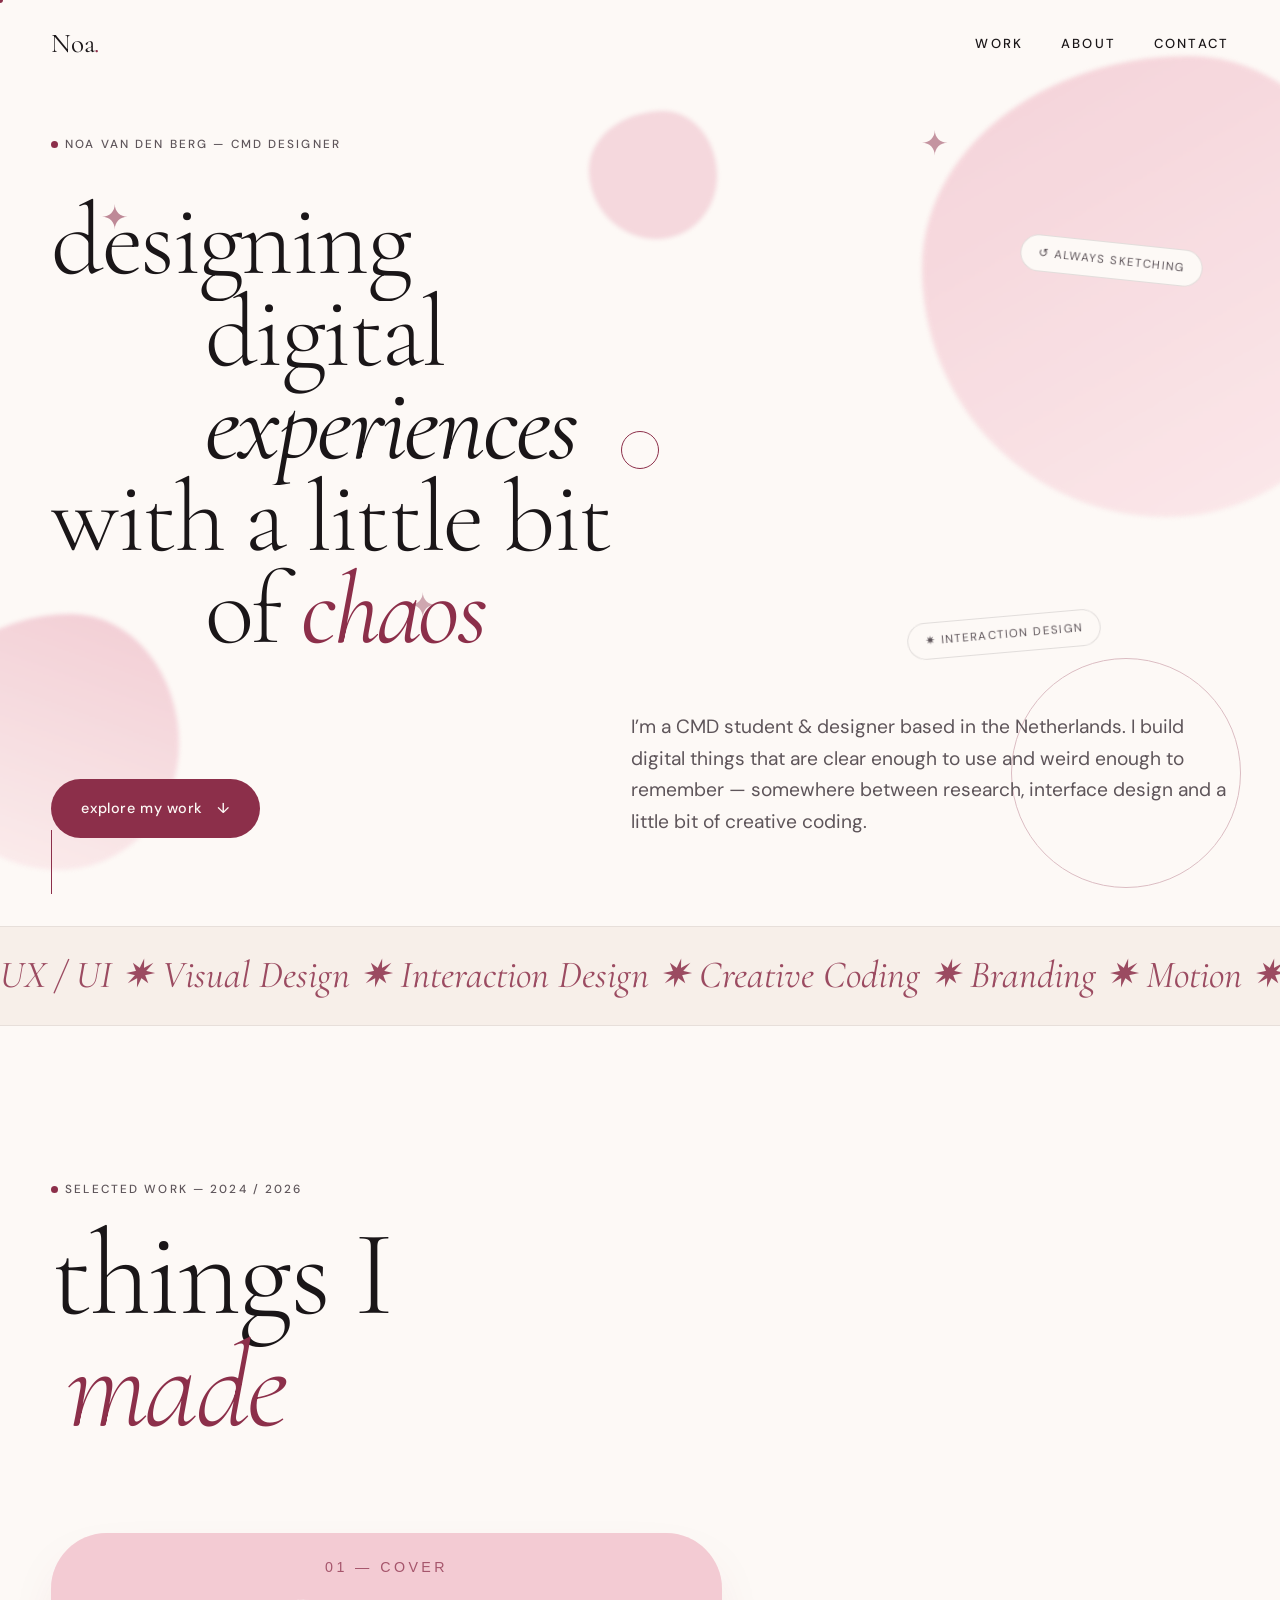
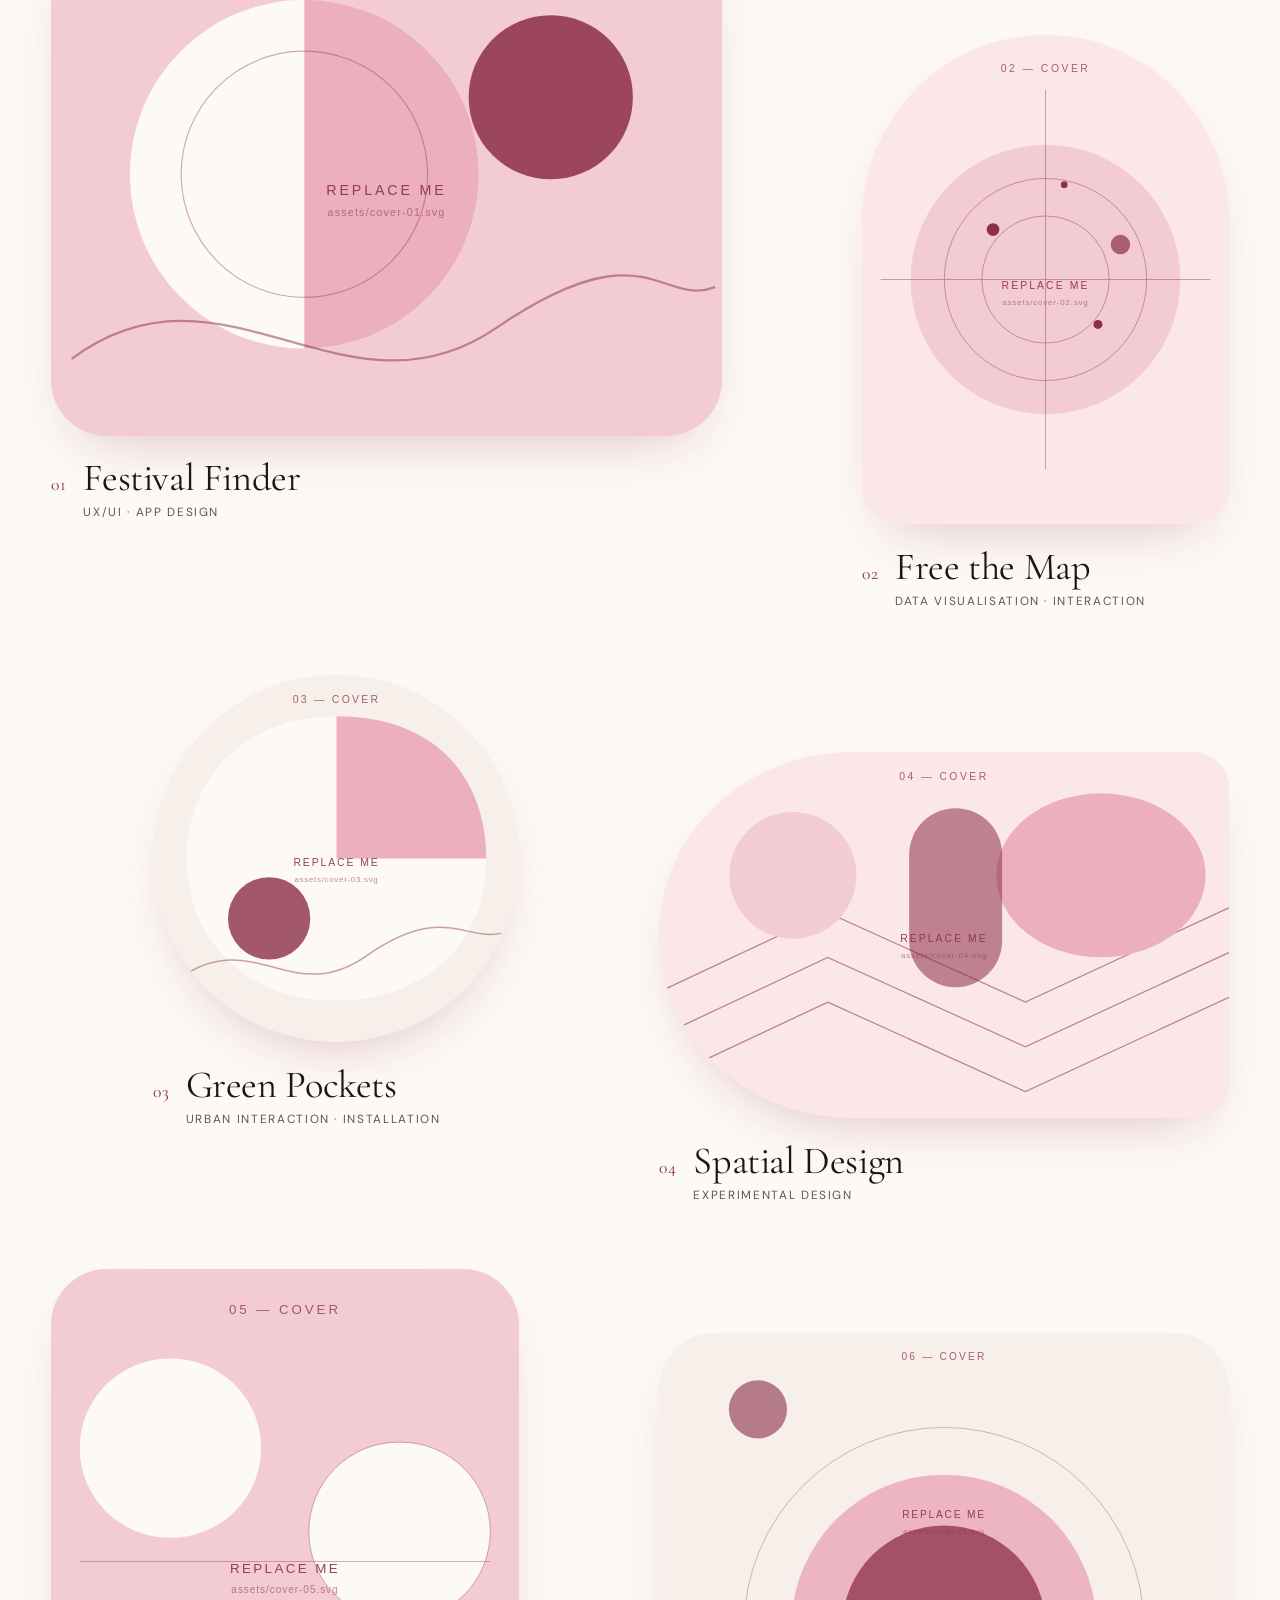
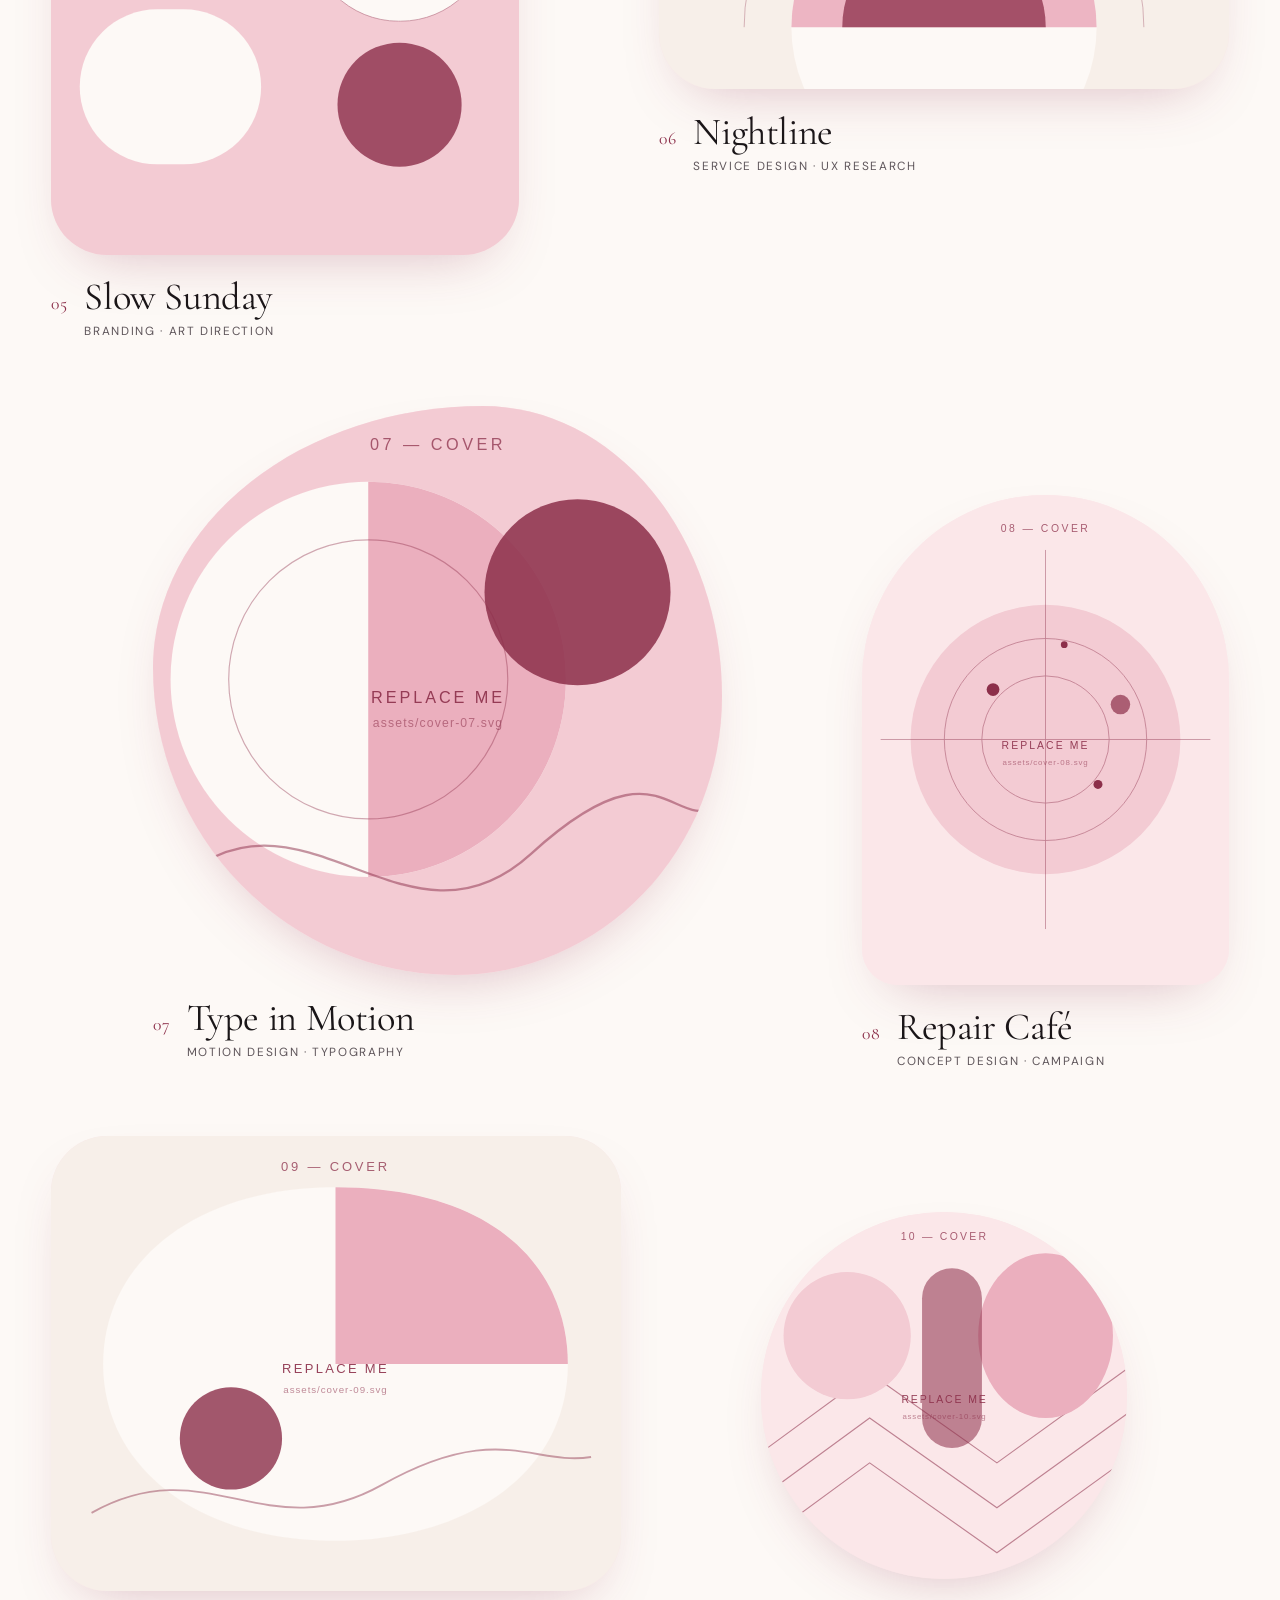
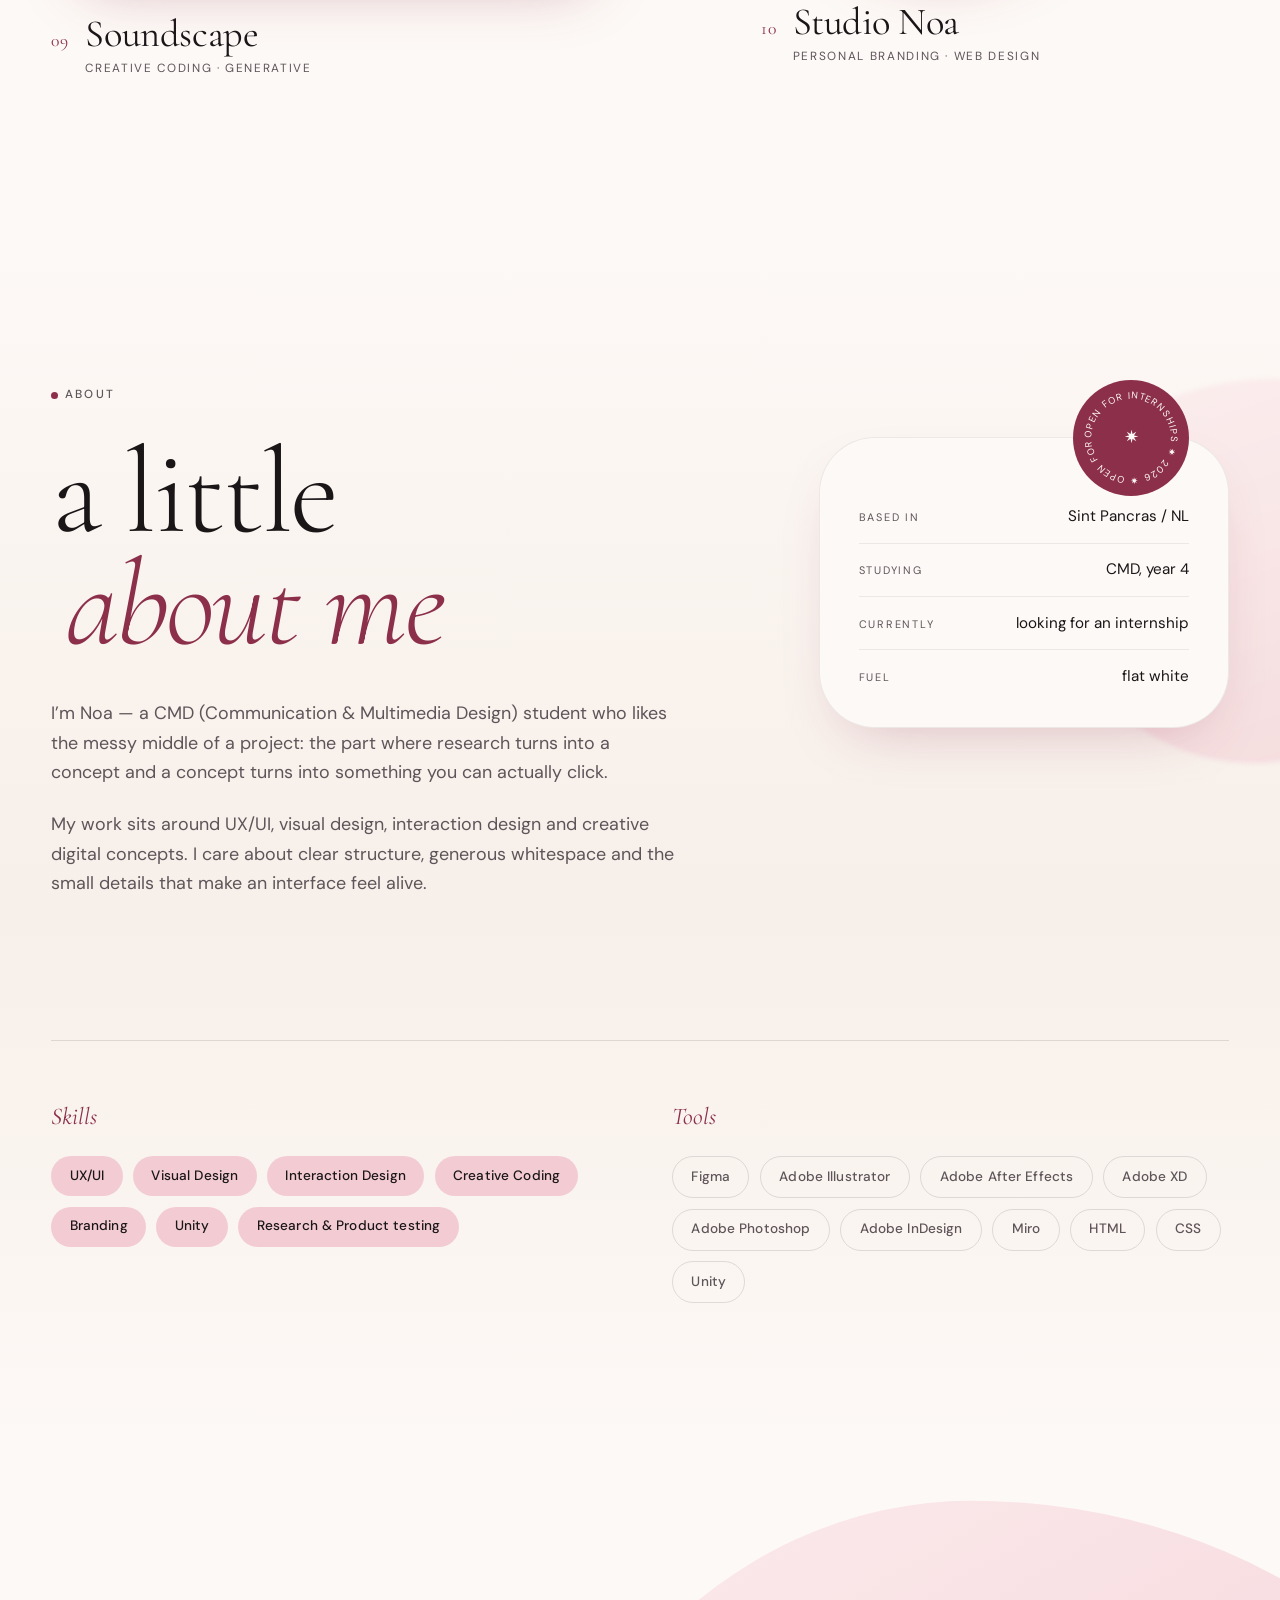
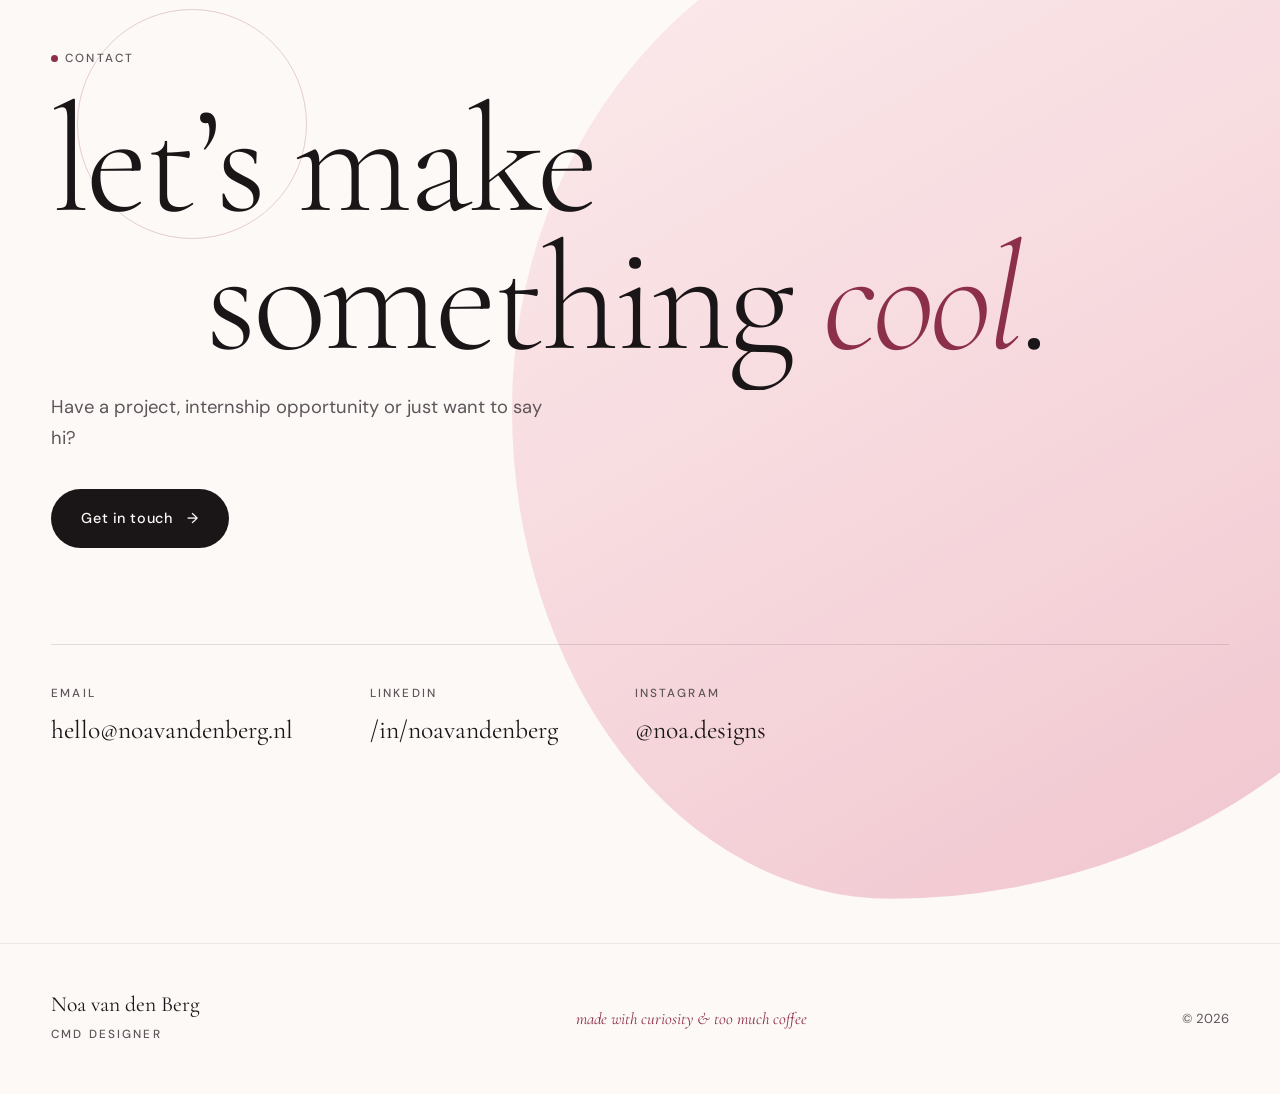
<file: index.html>
<!DOCTYPE html>
<html lang="en" class="no-js">
<head>
<meta charset="UTF-8">
<meta name="viewport" content="width=device-width, initial-scale=1">
<title>Noa van den Berg — CMD Designer</title>
<meta name="description" content="Portfolio of Noa van den Berg, CMD designer working on UX/UI, visual design and interaction design.">
<link rel="icon" href="assets/favicon.svg" type="image/svg+xml">

<link rel="preconnect" href="https://fonts.googleapis.com">
<link rel="preconnect" href="https://fonts.gstatic.com" crossorigin>
<link href="https://fonts.googleapis.com/css2?family=Cormorant+Garamond:ital,wght@0,300;0,400;0,500;0,600;1,300;1,400;1,500&family=DM+Sans:ital,opsz,wght@0,9..40,300;0,9..40,400;0,9..40,500;1,9..40,400&display=swap" rel="stylesheet">
<link rel="stylesheet" href="style.css">
<script>document.documentElement.classList.remove('no-js');document.documentElement.classList.add('js');</script>
</head>
<body>

<!-- ============================================================
     LOADER
============================================================ -->
<div class="loader" id="loader" aria-hidden="true">
  <div class="loader__inner">
    <span class="loader__mark">Noa<span class="dot-accent">.</span></span>
    <span class="loader__bar"><i></i></span>
  </div>
</div>

<!-- ============================================================
     CUSTOM CURSOR
============================================================ -->
<div class="cursor" id="cursor" aria-hidden="true">
  <span class="cursor__label"></span>
</div>
<div class="cursor-dot" id="cursorDot" aria-hidden="true"></div>

<a class="skip-link" href="#work">Skip to content</a>

<!-- ============================================================
     NAVIGATION
============================================================ -->
<header class="nav" id="nav">
  <div class="nav__inner">
    <a href="#top" class="nav__logo" data-cursor="hide">Noa<span class="dot-accent">.</span></a>

    <nav class="nav__links" aria-label="Main">
      <a href="#work" data-cursor="hide">Work</a>
      <a href="#about" data-cursor="hide">About</a>
      <a href="#contact" data-cursor="hide">Contact</a>
    </nav>

    <button class="nav__toggle" id="navToggle" aria-expanded="false" aria-controls="mobileMenu" aria-label="Open menu">
      <span></span><span></span>
    </button>
  </div>
</header>

<div class="menu" id="mobileMenu" hidden>
  <nav class="menu__links" aria-label="Mobile">
    <a href="#work"><span>01</span> Work</a>
    <a href="#about"><span>02</span> About</a>
    <a href="#contact"><span>03</span> Contact</a>
  </nav>
  <div class="menu__foot">
    <a href="mailto:hello@noavandenberg.nl">hello@noavandenberg.nl</a>
    <p>Alkmaar / NL</p>
  </div>
</div>

<main>

<!-- ============================================================
     HERO
============================================================ -->
<section class="hero" id="top">

  <div class="shapes" aria-hidden="true">
    <span class="blob blob--a" data-float="0.05"></span>
    <span class="blob blob--b" data-float="-0.03"></span>
    <span class="blob blob--c" data-float="0.07"></span>
    <span class="ring ring--a" data-float="-0.06"></span>

    <svg class="star star--a" data-float="0.09" viewBox="0 0 24 24"><path d="M12 0c0 7 5 12 12 12-7 0-12 5-12 12 0-7-5-12-12-12 7 0 12-5 12-12z"/></svg>
    <svg class="star star--b" data-float="-0.11" viewBox="0 0 24 24"><path d="M12 0c0 7 5 12 12 12-7 0-12 5-12 12 0-7-5-12-12-12 7 0 12-5 12-12z"/></svg>
    <svg class="star star--c" data-float="0.13" viewBox="0 0 24 24"><path d="M12 0c0 7 5 12 12 12-7 0-12 5-12 12 0-7-5-12-12-12 7 0 12-5 12-12z"/></svg>
  </div>

  <div class="container hero__inner">

    <p class="label hero__label" data-reveal>
      <span class="pulse"></span> Noa van den Berg — CMD Designer
    </p>

    <h1 class="hero__title">
      <span class="line" data-reveal><span>designing</span></span>
      <span class="line line--indent" data-reveal data-delay="80"><span>digital <em>experiences</em></span></span>
      <span class="line" data-reveal data-delay="160"><span>with a little bit</span></span>
      <span class="line line--indent" data-reveal data-delay="240"><span>of <em class="accent">chaos</em></span></span>
    </h1>

    <span class="floating-tag floating-tag--a" data-float="0.04" aria-hidden="true">↺ always sketching</span>
    <span class="floating-tag floating-tag--b" data-float="-0.05" aria-hidden="true">✷ interaction design</span>

    <div class="hero__bottom">
      <p class="hero__intro" data-reveal data-delay="320">
        I&rsquo;m a CMD student &amp; designer based in the Netherlands. I build digital things
        that are clear enough to use and weird enough to remember — somewhere between
        research, interface design and a little bit of creative coding.
      </p>

      <a href="#work" class="btn" data-magnetic data-cursor="hide" data-reveal data-delay="400">
        <span>explore my work</span>
        <span class="btn__arrow" aria-hidden="true">↓</span>
      </a>
    </div>

  </div>

  <div class="scroll-hint" aria-hidden="true"><span></span></div>
</section>

<!-- ============================================================
     MARQUEE
============================================================ -->
<div class="marquee" aria-hidden="true">
  <div class="marquee__track">
    <span>UX / UI ✷ Visual Design ✷ Interaction Design ✷ Creative Coding ✷ Branding ✷ Motion ✷ Research ✷</span>
    <span>UX / UI ✷ Visual Design ✷ Interaction Design ✷ Creative Coding ✷ Branding ✷ Motion ✷ Research ✷</span>
  </div>
</div>

<!-- ============================================================
     WORK
============================================================ -->
<section class="section work" id="work">
  <div class="container">

    <header class="section__head">
      <p class="label" data-reveal><span class="pulse"></span> Selected work — 2024 / 2026</p>
      <h2 class="section__title" data-reveal data-delay="80">
        things I<br><em>made</em>
      </h2>
    </header>

    <!-- PROJECTS:START -->
    <!--
      EIGEN PROJECTEN TOEVOEGEN
      1. Vervang de src van de <img> door je eigen bestand in /assets
         en pas de alt-tekst aan.
      2. Pas titel, tags en de link naar de bijbehorende projectpagina aan.
      3. De vorm van een tegel zit in de tweede class: project--wide,
         --tall, --soft, --pano, --circle, --arch, --stadium of --blob.
      4. De plek in de grid hangt aan de volgorde; zie style.css -> 11. WORK.
    -->
    <div class="projects">

      <!-- PROJECT 01 — Festival Finder -->
      <article class="project project--wide" data-reveal>
        <a class="project__link" href="01-festival-finder.html" data-cursor="view" aria-label="Festival Finder — UX/UI · App Design">
          <span class="project__media">
            <img src="assets/cover-01.svg" alt="Cover image placeholder for the Festival Finder project" loading="lazy">
          </span>
          <span class="project__row">
            <span class="project__num">01</span>
            <span class="project__text">
              <span class="project__title">Festival Finder</span>
              <span class="project__tags">UX/UI · App Design</span>
            </span>
            <span class="project__arrow" aria-hidden="true">↗</span>
          </span>
        </a>
      </article>

      <!-- PROJECT 02 — Free the Map -->
      <article class="project project--arch" data-reveal data-delay="80">
        <a class="project__link" href="02-free-the-map.html" data-cursor="view" aria-label="Free the Map — Data Visualisation · Interaction">
          <span class="project__media">
            <img src="assets/cover-02.svg" alt="Cover image placeholder for the Free the Map project" loading="lazy">
          </span>
          <span class="project__row">
            <span class="project__num">02</span>
            <span class="project__text">
              <span class="project__title">Free the Map</span>
              <span class="project__tags">Data Visualisation · Interaction</span>
            </span>
            <span class="project__arrow" aria-hidden="true">↗</span>
          </span>
        </a>
      </article>

      <!-- PROJECT 03 — Green Pockets -->
      <article class="project project--circle" data-reveal>
        <a class="project__link" href="03-green-pockets.html" data-cursor="view" aria-label="Green Pockets — Urban Interaction · Installation">
          <span class="project__media">
            <img src="assets/cover-03.svg" alt="Cover image placeholder for the Green Pockets project" loading="lazy">
          </span>
          <span class="project__row">
            <span class="project__num">03</span>
            <span class="project__text">
              <span class="project__title">Green Pockets</span>
              <span class="project__tags">Urban Interaction · Installation</span>
            </span>
            <span class="project__arrow" aria-hidden="true">↗</span>
          </span>
        </a>
      </article>

      <!-- PROJECT 04 — Spatial Design -->
      <article class="project project--stadium" data-reveal data-delay="80">
        <a class="project__link" href="04-spatial-design.html" data-cursor="view" aria-label="Spatial Design — Experimental Design">
          <span class="project__media">
            <img src="assets/cover-04.svg" alt="Cover image placeholder for the Spatial Design project" loading="lazy">
          </span>
          <span class="project__row">
            <span class="project__num">04</span>
            <span class="project__text">
              <span class="project__title">Spatial Design</span>
              <span class="project__tags">Experimental Design</span>
            </span>
            <span class="project__arrow" aria-hidden="true">↗</span>
          </span>
        </a>
      </article>

      <!-- PROJECT 05 — Slow Sunday -->
      <article class="project project--tall" data-reveal>
        <a class="project__link" href="05-slow-sunday.html" data-cursor="view" aria-label="Slow Sunday — Branding · Art Direction">
          <span class="project__media">
            <img src="assets/cover-05.svg" alt="Cover image placeholder for the Slow Sunday project" loading="lazy">
          </span>
          <span class="project__row">
            <span class="project__num">05</span>
            <span class="project__text">
              <span class="project__title">Slow Sunday</span>
              <span class="project__tags">Branding · Art Direction</span>
            </span>
            <span class="project__arrow" aria-hidden="true">↗</span>
          </span>
        </a>
      </article>

      <!-- PROJECT 06 — Nightline -->
      <article class="project project--pano" data-reveal data-delay="80">
        <a class="project__link" href="06-nightline.html" data-cursor="view" aria-label="Nightline — Service Design · UX Research">
          <span class="project__media">
            <img src="assets/cover-06.svg" alt="Cover image placeholder for the Nightline project" loading="lazy">
          </span>
          <span class="project__row">
            <span class="project__num">06</span>
            <span class="project__text">
              <span class="project__title">Nightline</span>
              <span class="project__tags">Service Design · UX Research</span>
            </span>
            <span class="project__arrow" aria-hidden="true">↗</span>
          </span>
        </a>
      </article>

      <!-- PROJECT 07 — Type in Motion -->
      <article class="project project--blob" data-reveal>
        <a class="project__link" href="07-type-in-motion.html" data-cursor="view" aria-label="Type in Motion — Motion Design · Typography">
          <span class="project__media">
            <img src="assets/cover-07.svg" alt="Cover image placeholder for the Type in Motion project" loading="lazy">
          </span>
          <span class="project__row">
            <span class="project__num">07</span>
            <span class="project__text">
              <span class="project__title">Type in Motion</span>
              <span class="project__tags">Motion Design · Typography</span>
            </span>
            <span class="project__arrow" aria-hidden="true">↗</span>
          </span>
        </a>
      </article>

      <!-- PROJECT 08 — Repair Café -->
      <article class="project project--arch" data-reveal data-delay="80">
        <a class="project__link" href="08-repair-cafe.html" data-cursor="view" aria-label="Repair Café — Concept Design · Campaign">
          <span class="project__media">
            <img src="assets/cover-08.svg" alt="Cover image placeholder for the Repair Café project" loading="lazy">
          </span>
          <span class="project__row">
            <span class="project__num">08</span>
            <span class="project__text">
              <span class="project__title">Repair Café</span>
              <span class="project__tags">Concept Design · Campaign</span>
            </span>
            <span class="project__arrow" aria-hidden="true">↗</span>
          </span>
        </a>
      </article>

      <!-- PROJECT 09 — Soundscape -->
      <article class="project project--soft" data-reveal>
        <a class="project__link" href="09-soundscape.html" data-cursor="view" aria-label="Soundscape — Creative Coding · Generative">
          <span class="project__media">
            <img src="assets/cover-09.svg" alt="Cover image placeholder for the Soundscape project" loading="lazy">
          </span>
          <span class="project__row">
            <span class="project__num">09</span>
            <span class="project__text">
              <span class="project__title">Soundscape</span>
              <span class="project__tags">Creative Coding · Generative</span>
            </span>
            <span class="project__arrow" aria-hidden="true">↗</span>
          </span>
        </a>
      </article>

      <!-- PROJECT 10 — Studio Noa -->
      <article class="project project--circle" data-reveal data-delay="80">
        <a class="project__link" href="10-studio-noa.html" data-cursor="view" aria-label="Studio Noa — Personal Branding · Web Design">
          <span class="project__media">
            <img src="assets/cover-10.svg" alt="Cover image placeholder for the Studio Noa project" loading="lazy">
          </span>
          <span class="project__row">
            <span class="project__num">10</span>
            <span class="project__text">
              <span class="project__title">Studio Noa</span>
              <span class="project__tags">Personal Branding · Web Design</span>
            </span>
            <span class="project__arrow" aria-hidden="true">↗</span>
          </span>
        </a>
      </article>

    </div>
    <!-- PROJECTS:END -->
  </div>
</section>

<!-- ============================================================
     ABOUT
============================================================ -->
<section class="section about" id="about">
  <span class="blob blob--about" data-float="0.03" aria-hidden="true"></span>

  <div class="container about__grid">

    <div class="about__intro">
      <p class="label" data-reveal><span class="pulse"></span> About</p>
      <h2 class="section__title" data-reveal data-delay="80">
        a little<br><em>about me</em>
      </h2>
      <p class="about__text" data-reveal data-delay="160">
        I&rsquo;m Noa — a CMD (Communication &amp; Multimedia Design) student who likes the messy
        middle of a project: the part where research turns into a concept and a concept
        turns into something you can actually click.
      </p>
      <p class="about__text" data-reveal data-delay="200">
        My work sits around UX/UI, visual design, interaction design and creative digital
        concepts. I care about clear structure, generous whitespace and the small details
        that make an interface feel alive.
      </p>
    </div>

    <aside class="about__card" data-reveal data-delay="120">
      <span class="badge" aria-hidden="true">
        <svg viewBox="0 0 100 100">
          <defs><path id="circlePath" d="M50,50 m-34,0 a34,34 0 1,1 68,0 a34,34 0 1,1 -68,0"/></defs>
          <text><textPath href="#circlePath">open for internships ✷ 2026 ✷ open for internships ✷ 2026 ✷</textPath></text>
        </svg>
        <span class="badge__core">✷</span>
      </span>

      <ul class="facts">
        <li><span>Based in</span> Sint Pancras / NL</li>
        <li><span>Studying</span> CMD, year 4</li>
        <li><span>Currently</span> looking for an internship</li>
        <li><span>Fuel</span> flat white </li>
      </ul>
    </aside>

    <div class="about__lists">
      <div class="taglist" data-reveal>
        <h3 class="taglist__title">Skills</h3>
        <ul>
          <li class="pill">UX/UI</li>
          <li class="pill">Visual Design</li>
          <li class="pill">Interaction Design</li>
          <li class="pill">Creative Coding</li>
          <li class="pill">Branding</li>
          <li class="pill">Unity</li>
          <li class="pill">Research & Product testing</li>
        </ul>
      </div>

      <div class="taglist" data-reveal data-delay="80">
        <h3 class="taglist__title">Tools</h3>
        <ul>
          <li class="pill pill--ghost">Figma</li>
          <li class="pill pill--ghost">Adobe Illustrator</li>
          <li class="pill pill--ghost">Adobe After Effects</li>
          <li class="pill pill--ghost">Adobe XD</li>
          <li class="pill pill--ghost">Adobe Photoshop</li>
          <li class="pill pill--ghost">Adobe InDesign</li>
          <li class="pill pill--ghost">Miro</li>
          <li class="pill pill--ghost">HTML</li>
          <li class="pill pill--ghost">CSS</li>
          <li class="pill pill--ghost">Unity</li>
        </ul>
      </div>
    </div>

  </div>
</section>

<!-- ============================================================
     CONTACT
============================================================ -->
<section class="section contact" id="contact">
  <div class="contact__blob" aria-hidden="true"></div>
  <span class="ring ring--contact" data-float="0.05" aria-hidden="true"></span>

  <div class="container contact__inner">
    <p class="label" data-reveal><span class="pulse"></span> Contact</p>

    <h2 class="contact__title">
      <span class="line" data-reveal><span>let&rsquo;s make</span></span>
      <span class="line line--indent" data-reveal data-delay="80"><span>something <em>cool</em>.</span></span>
    </h2>

    <p class="contact__sub" data-reveal data-delay="160">
      Have a project, internship opportunity or just want to say hi?
    </p>

    <a href="mailto:hello@noavandenberg.nl" class="btn btn--dark" data-magnetic data-cursor="hide" data-reveal data-delay="200">
      <span>Get in touch</span>
      <span class="btn__arrow" aria-hidden="true">→</span>
    </a>

    <ul class="contact__links" data-reveal data-delay="260">
      <li>
        <span class="label">Email</span>
        <a href="mailto:hello@noavandenberg.nl">hello@noavandenberg.nl</a>
      </li>
      <li>
        <span class="label">LinkedIn</span>
        <a href="https://www.linkedin.com/" target="_blank" rel="noopener">/in/noavandenberg</a>
      </li>
      <li>
        <span class="label">Instagram</span>
        <a href="https://www.instagram.com/" target="_blank" rel="noopener">@noa.designs</a>
      </li>
    </ul>
  </div>
</section>

</main>

<!-- ============================================================
     FOOTER
============================================================ -->
<footer class="footer">
  <div class="container footer__inner">
    <div class="footer__brand">
      <p class="footer__name">Noa van den Berg</p>
      <p class="label">CMD Designer</p>
    </div>
    <p class="footer__note">made with curiosity &amp; too much coffee</p>
    <p class="footer__copy">© <span id="year">2026</span></p>
  </div>
</footer>

<script src="script.js"></script>
</body>
</html>
</file>
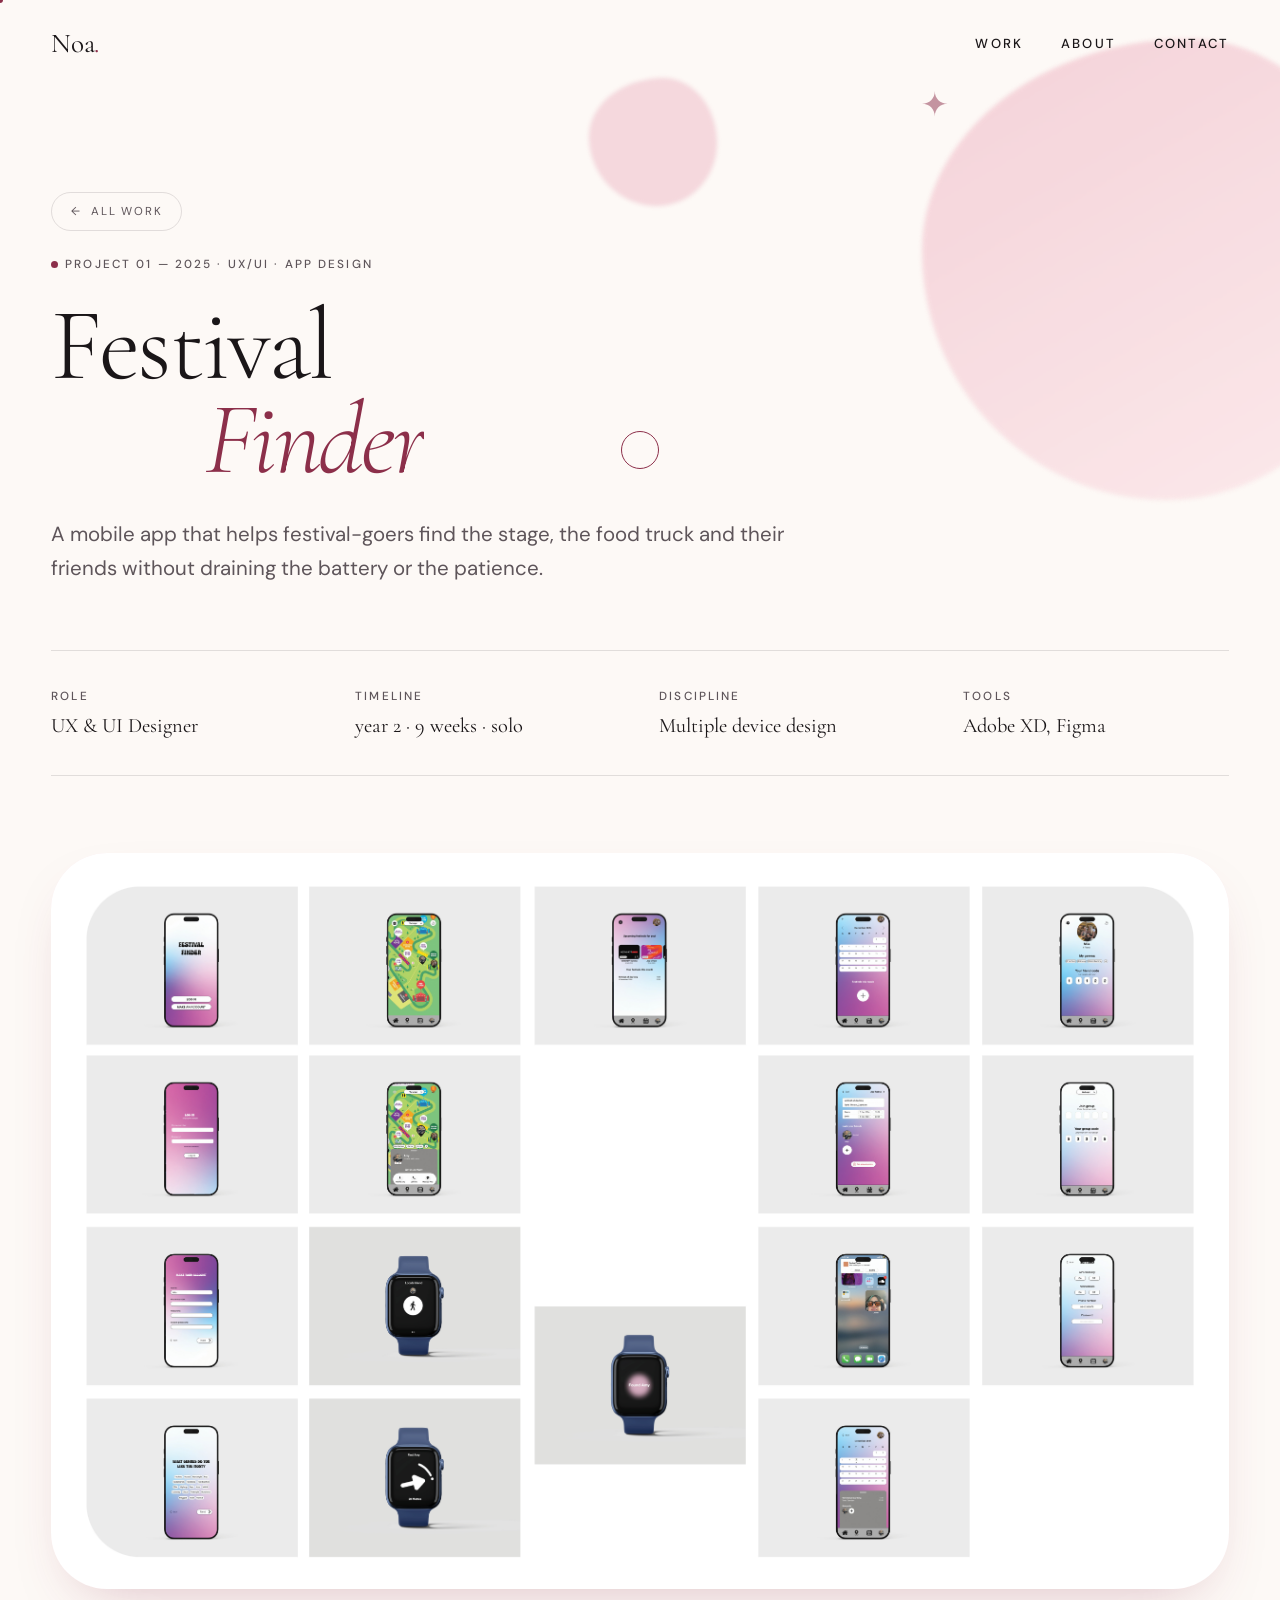
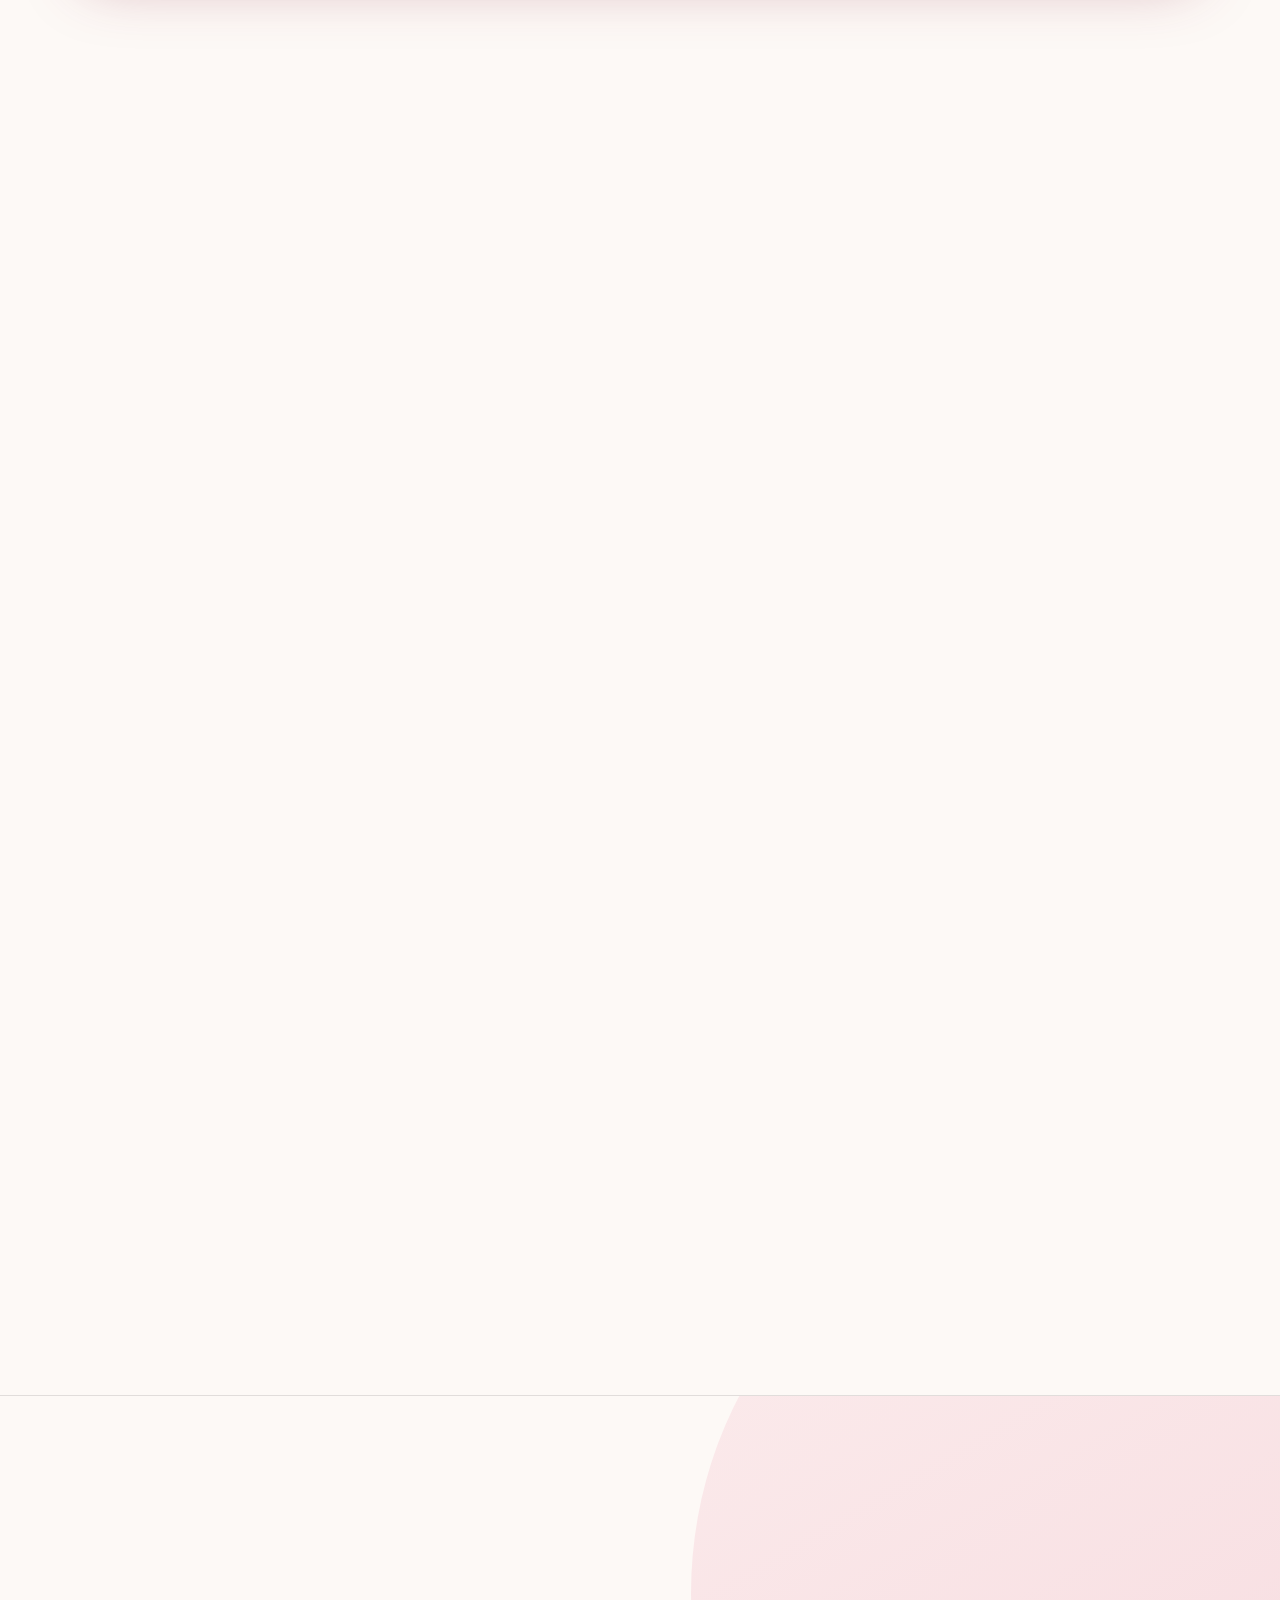
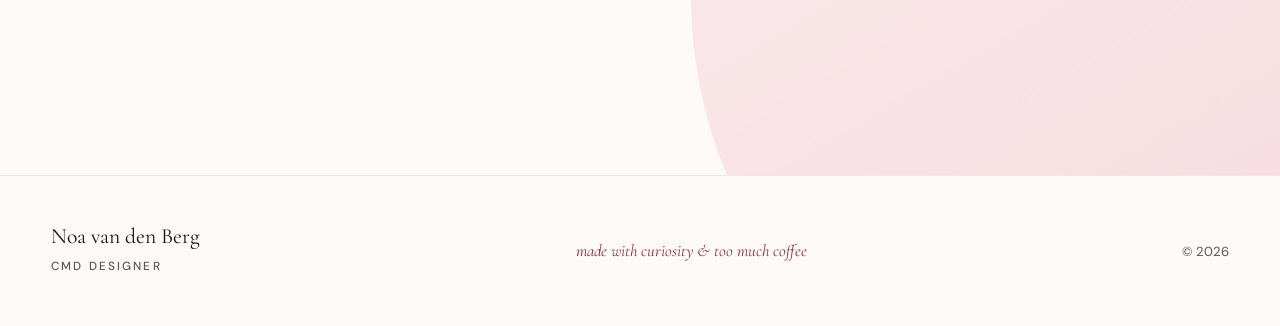
<file: 01-festival-finder.html>
<!DOCTYPE html>
<html lang="en" class="no-js">
<head>
<meta charset="UTF-8">
<meta name="viewport" content="width=device-width, initial-scale=1">
<title>Festival Finder — Noa van den Berg</title>
<meta name="description" content="A mobile app that helps festival-goers find the stage, the food truck and their friends — without draining the battery or the patience.">
<link rel="icon" href="assets/favicon.svg" type="image/svg+xml">

<link rel="preconnect" href="https://fonts.googleapis.com">
<link rel="preconnect" href="https://fonts.gstatic.com" crossorigin>
<link href="https://fonts.googleapis.com/css2?family=Cormorant+Garamond:ital,wght@0,300;0,400;0,500;0,600;1,300;1,400;1,500&family=DM+Sans:ital,opsz,wght@0,9..40,300;0,9..40,400;0,9..40,500;1,9..40,400&display=swap" rel="stylesheet">
<link rel="stylesheet" href="style.css">
<script>document.documentElement.classList.remove('no-js');document.documentElement.classList.add('js');</script>
</head>
<body>

<!-- CUSTOM CURSOR -->
<div class="cursor" id="cursor" aria-hidden="true">
  <span class="cursor__label"></span>
</div>
<div class="cursor-dot" id="cursorDot" aria-hidden="true"></div>

<a class="skip-link" href="#case">Skip to content</a>

<header class="nav" id="nav">
  <div class="nav__inner">
    <a href="index.html" class="nav__logo" data-cursor="hide">Noa<span class="dot-accent">.</span></a>

    <nav class="nav__links" aria-label="Main">
      <a href="index.html#work" data-cursor="hide">Work</a>
      <a href="index.html#about" data-cursor="hide">About</a>
      <a href="index.html#contact" data-cursor="hide">Contact</a>
    </nav>

    <button class="nav__toggle" id="navToggle" aria-expanded="false" aria-controls="mobileMenu" aria-label="Open menu">
      <span></span><span></span>
    </button>
  </div>
</header>

<div class="menu" id="mobileMenu" hidden>
  <nav class="menu__links" aria-label="Mobile">
    <a href="index.html#work"><span>01</span> Work</a>
    <a href="index.html#about"><span>02</span> About</a>
    <a href="index.html#contact"><span>03</span> Contact</a>
  </nav>
  <div class="menu__foot">
    <a href="mailto:noa0407@ziggo.nl">noa0407@ziggo.nl</a>
    <p>Sint Pancras / NL</p>
  </div>
</div>

<main>
<article class="case" id="case">

  <!-- ========== PROJECT HERO ========== -->
  <section class="p-hero">
    <div class="shapes" aria-hidden="true">
      <span class="blob blob--a" data-float="0.04"></span>
      <span class="blob blob--c" data-float="0.07"></span>
      <svg class="star star--c" data-float="0.11" viewBox="0 0 24 24"><path d="M12 0c0 7 5 12 12 12-7 0-12 5-12 12 0-7-5-12-12-12 7 0 12-5 12-12z"/></svg>
    </div>

    <div class="container p-hero__inner">
      <a href="index.html#work" class="back-link" data-cursor="hide"><span aria-hidden="true">←</span> All work</a>

      <p class="label" data-reveal><span class="pulse"></span> Project 01 — 2025 · UX/UI · App Design</p>

      <h1 class="p-title">
      <span class="line" data-reveal><span>Festival</span></span>
      <span class="line line--indent" data-reveal data-delay="80"><span><em>Finder</em></span></span>
      </h1>

      <p class="p-lead" data-reveal data-delay="160">A mobile app that helps festival-goers find the stage, the food truck and their friends without draining the battery or the patience.</p>
    </div>
  </section>

  <div class="container">

    <!-- ========== META ========== -->
    <div class="p-meta" data-reveal>
      <div><span class="label">Role</span><p>UX & UI Designer</p></div>
      <div><span class="label">Timeline</span><p>year 2 · 9 weeks · solo</p></div>
      <div><span class="label">Discipline</span><p>Multiple device design</p></div>
      <div><span class="label">Tools</span><p>Adobe XD, Figma</p></div>
    </div>

    <!-- ========== COVER ==========
         Vervang de src door je eigen afbeelding in /assets -->
    <figure class="p-cover" data-reveal data-delay="80">
      <img src="assets/overzicht.jpg" alt="Hero image placeholder for the Festival Finder project">
    </figure>

    <!-- ========== TEKST ========== -->
    <div class="p-body">
      <section class="p-block" data-reveal>
        <h2>The brief</h2>
        <div><p>Make an app that uses multiple devices.</p></div>
      </section>

      <section class="p-block" data-reveal>
        <h2>My approach</h2>
        <div><p>I chose the theme festival and focused on making an app that helps you find festivals and plan them with your friends, also find your friends based on research this is a real struggle a lot of people face.</p></div>
      </section>

      <section class="p-block" data-reveal>
        <h2>The result</h2>
        <div><p>I created a mobile app that helps festival-goers find the stage, the food truck and their friends without draining the battery or the patience. The app runs on a watch and the phone so it's even easier to find your friends when you lose them.
        </p></div>
      </section>

      <section class="p-block" data-reveal>
        <h2>Deliverables</h2>
        <div>
          <ul>
            <li class="pill pill--ghost">User research</li>
            <li class="pill pill--ghost">Wireflows</li>
            <li class="pill pill--ghost">Hi-fi prototype</li>
            <li class="pill pill--ghost">Design system</li>
          </ul>
        </div>
      </section>
    </div>

    <!-- ========== GALLERY ========== -->
    <div class="p-gallery">
      <figure class="p-shot p-shot--a" data-reveal>
        <span class="p-shot__frame">
          <img src="assets/states2.jpg" alt="Agenda in three states" loading="lazy">
        </span>
        <figcaption>Agenda in three states</figcaption>
      </figure>

      <figure class="p-shot p-shot--b" data-reveal data-delay="80">
        <span class="p-shot__frame">
          <img src="assets/find-friend.png" alt="find friends apple watch" loading="lazy">
        </span>
      </figure>
    </div>

  </div>

  <!-- ========== VOLGEND PROJECT ========== -->
  <section class="p-next">
    <div class="p-next__blob" aria-hidden="true"></div>
    <div class="container p-next__inner">
      <p class="label" data-reveal><span class="pulse"></span> Next project — 02</p>
      <a href="02-free-the-map.html" data-cursor="view" data-reveal data-delay="80">Free the Map <span aria-hidden="true">↗</span></a>
    </div>
  </section>

</article>
</main>

<footer class="footer">
  <div class="container footer__inner">
    <div class="footer__brand">
      <p class="footer__name">Noa van den Berg</p>
      <p class="label">CMD Designer</p>
    </div>
    <p class="footer__note">made with curiosity &amp; too much coffee</p>
    <p class="footer__copy">© <span id="year">2026</span></p>
  </div>
</footer>

<script src="script.js"></script>
</body>
</html>
</file>
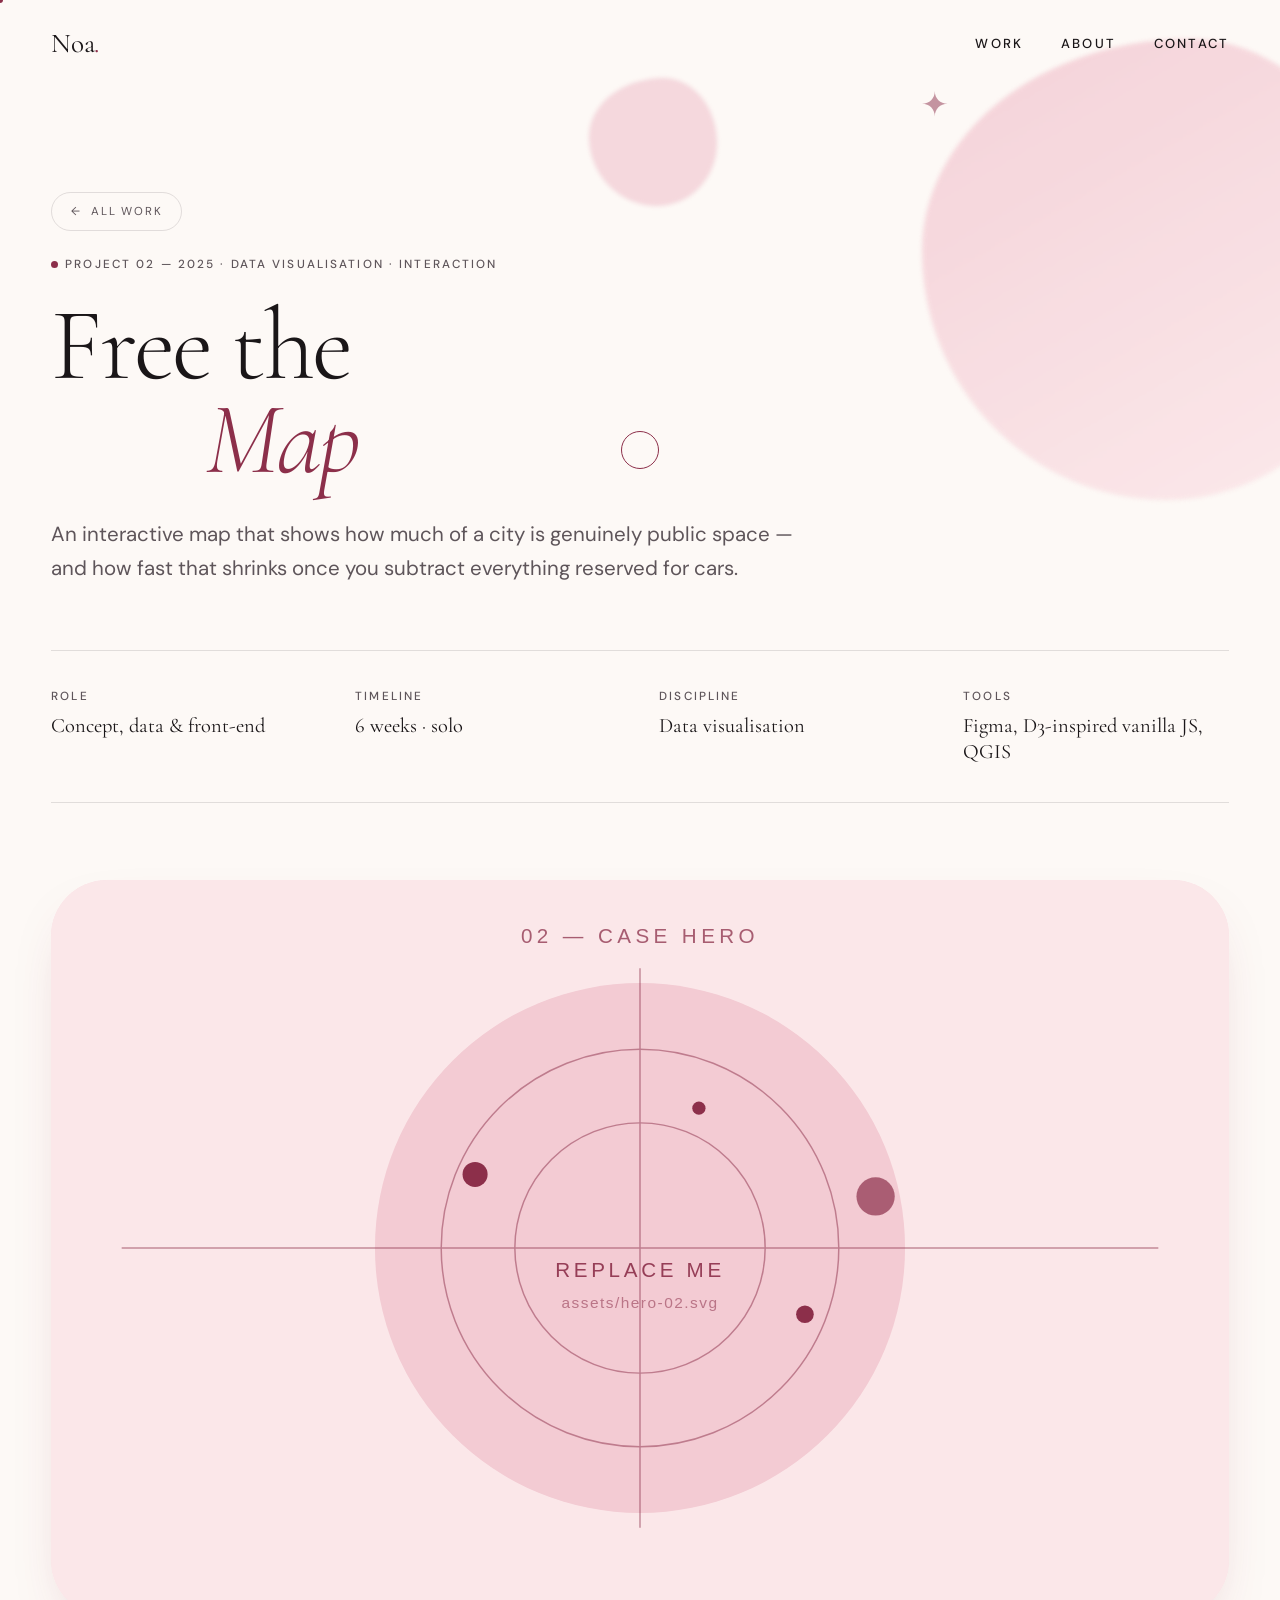
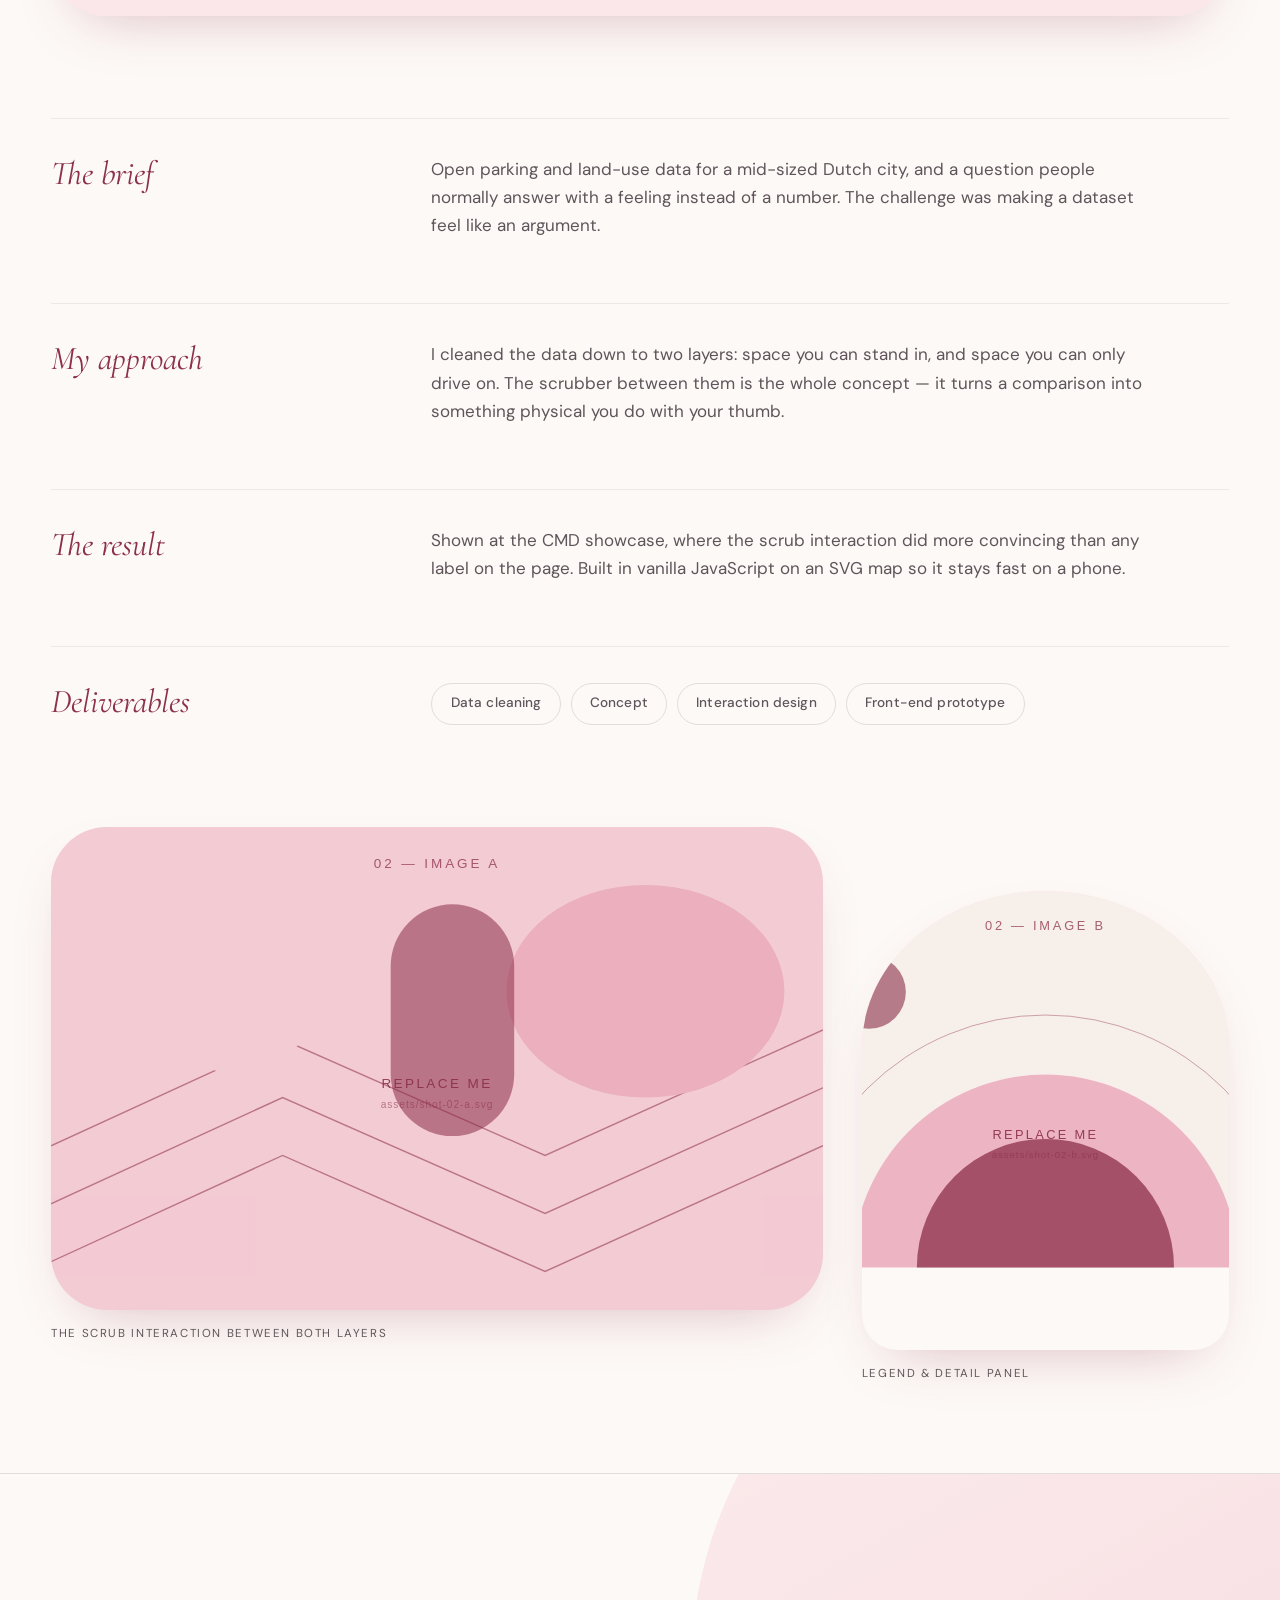
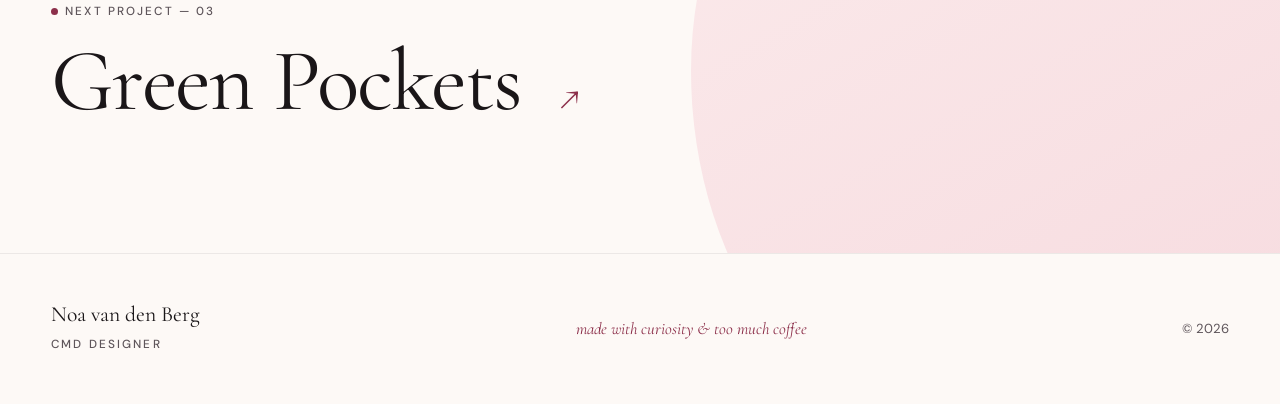
<file: 02-free-the-map.html>
<!DOCTYPE html>
<html lang="en" class="no-js">
<head>
<meta charset="UTF-8">
<meta name="viewport" content="width=device-width, initial-scale=1">
<title>Free the Map — Noa van den Berg</title>
<meta name="description" content="An interactive map that shows how much of a city is genuinely public space — and how fast that shrinks once you subtract everything reserved for cars.">
<link rel="icon" href="assets/favicon.svg" type="image/svg+xml">

<link rel="preconnect" href="https://fonts.googleapis.com">
<link rel="preconnect" href="https://fonts.gstatic.com" crossorigin>
<link href="https://fonts.googleapis.com/css2?family=Cormorant+Garamond:ital,wght@0,300;0,400;0,500;0,600;1,300;1,400;1,500&family=DM+Sans:ital,opsz,wght@0,9..40,300;0,9..40,400;0,9..40,500;1,9..40,400&display=swap" rel="stylesheet">
<link rel="stylesheet" href="style.css">
<script>document.documentElement.classList.remove('no-js');document.documentElement.classList.add('js');</script>
</head>
<body>

<!-- CUSTOM CURSOR -->
<div class="cursor" id="cursor" aria-hidden="true">
  <span class="cursor__label"></span>
</div>
<div class="cursor-dot" id="cursorDot" aria-hidden="true"></div>

<a class="skip-link" href="#case">Skip to content</a>

<header class="nav" id="nav">
  <div class="nav__inner">
    <a href="index.html" class="nav__logo" data-cursor="hide">Noa<span class="dot-accent">.</span></a>

    <nav class="nav__links" aria-label="Main">
      <a href="index.html#work" data-cursor="hide">Work</a>
      <a href="index.html#about" data-cursor="hide">About</a>
      <a href="index.html#contact" data-cursor="hide">Contact</a>
    </nav>

    <button class="nav__toggle" id="navToggle" aria-expanded="false" aria-controls="mobileMenu" aria-label="Open menu">
      <span></span><span></span>
    </button>
  </div>
</header>

<div class="menu" id="mobileMenu" hidden>
  <nav class="menu__links" aria-label="Mobile">
    <a href="index.html#work"><span>01</span> Work</a>
    <a href="index.html#about"><span>02</span> About</a>
    <a href="index.html#contact"><span>03</span> Contact</a>
  </nav>
  <div class="menu__foot">
    <a href="mailto:hello@noavandenberg.nl">hello@noavandenberg.nl</a>
    <p>Alkmaar / NL</p>
  </div>
</div>

<main>
<article class="case" id="case">

  <!-- ========== PROJECT HERO ========== -->
  <section class="p-hero">
    <div class="shapes" aria-hidden="true">
      <span class="blob blob--a" data-float="0.04"></span>
      <span class="blob blob--c" data-float="0.07"></span>
      <svg class="star star--c" data-float="0.11" viewBox="0 0 24 24"><path d="M12 0c0 7 5 12 12 12-7 0-12 5-12 12 0-7-5-12-12-12 7 0 12-5 12-12z"/></svg>
    </div>

    <div class="container p-hero__inner">
      <a href="index.html#work" class="back-link" data-cursor="hide"><span aria-hidden="true">←</span> All work</a>

      <p class="label" data-reveal><span class="pulse"></span> Project 02 — 2025 · Data Visualisation · Interaction</p>

      <h1 class="p-title">
      <span class="line" data-reveal><span>Free the</span></span>
      <span class="line line--indent" data-reveal data-delay="80"><span><em>Map</em></span></span>
      </h1>

      <p class="p-lead" data-reveal data-delay="160">An interactive map that shows how much of a city is genuinely public space — and how fast that shrinks once you subtract everything reserved for cars.</p>
    </div>
  </section>

  <div class="container">

    <!-- ========== META ========== -->
    <div class="p-meta" data-reveal>
      <div><span class="label">Role</span><p>Concept, data &amp; front-end</p></div>
      <div><span class="label">Timeline</span><p>6 weeks · solo</p></div>
      <div><span class="label">Discipline</span><p>Data visualisation</p></div>
      <div><span class="label">Tools</span><p>Figma, D3-inspired vanilla JS, QGIS</p></div>
    </div>

    <!-- ========== COVER ==========
         Vervang de src door je eigen afbeelding in /assets -->
    <figure class="p-cover" data-reveal data-delay="80">
      <img src="assets/hero-02.svg" alt="Hero image placeholder for the Free the Map project">
    </figure>

    <!-- ========== TEKST ========== -->
    <div class="p-body">
      <section class="p-block" data-reveal>
        <h2>The brief</h2>
        <div><p>Open parking and land-use data for a mid-sized Dutch city, and a question people normally answer with a feeling instead of a number. The challenge was making a dataset feel like an argument.</p></div>
      </section>

      <section class="p-block" data-reveal>
        <h2>My approach</h2>
        <div><p>I cleaned the data down to two layers: space you can stand in, and space you can only drive on. The scrubber between them is the whole concept — it turns a comparison into something physical you do with your thumb.</p></div>
      </section>

      <section class="p-block" data-reveal>
        <h2>The result</h2>
        <div><p>Shown at the CMD showcase, where the scrub interaction did more convincing than any label on the page. Built in vanilla JavaScript on an SVG map so it stays fast on a phone.</p></div>
      </section>

      <section class="p-block" data-reveal>
        <h2>Deliverables</h2>
        <div>
          <ul>
            <li class="pill pill--ghost">Data cleaning</li>
            <li class="pill pill--ghost">Concept</li>
            <li class="pill pill--ghost">Interaction design</li>
            <li class="pill pill--ghost">Front-end prototype</li>
          </ul>
        </div>
      </section>
    </div>

    <!-- ========== GALLERY ========== -->
    <div class="p-gallery">
      <figure class="p-shot p-shot--a" data-reveal>
        <span class="p-shot__frame">
          <img src="assets/shot-02-a.svg" alt="Image placeholder: The scrub interaction between both layers" loading="lazy">
        </span>
        <figcaption>The scrub interaction between both layers</figcaption>
      </figure>

      <figure class="p-shot p-shot--b" data-reveal data-delay="80">
        <span class="p-shot__frame">
          <img src="assets/shot-02-b.svg" alt="Image placeholder: Legend detail panel" loading="lazy">
        </span>
        <figcaption>Legend &amp; detail panel</figcaption>
      </figure>
    </div>

  </div>

  <!-- ========== VOLGEND PROJECT ========== -->
  <section class="p-next">
    <div class="p-next__blob" aria-hidden="true"></div>
    <div class="container p-next__inner">
      <p class="label" data-reveal><span class="pulse"></span> Next project — 03</p>
      <a href="03-green-pockets.html" data-cursor="view" data-reveal data-delay="80">Green Pockets <span aria-hidden="true">↗</span></a>
    </div>
  </section>

</article>
</main>

<footer class="footer">
  <div class="container footer__inner">
    <div class="footer__brand">
      <p class="footer__name">Noa van den Berg</p>
      <p class="label">CMD Designer</p>
    </div>
    <p class="footer__note">made with curiosity &amp; too much coffee</p>
    <p class="footer__copy">© <span id="year">2026</span></p>
  </div>
</footer>

<script src="script.js"></script>
</body>
</html>
</file>
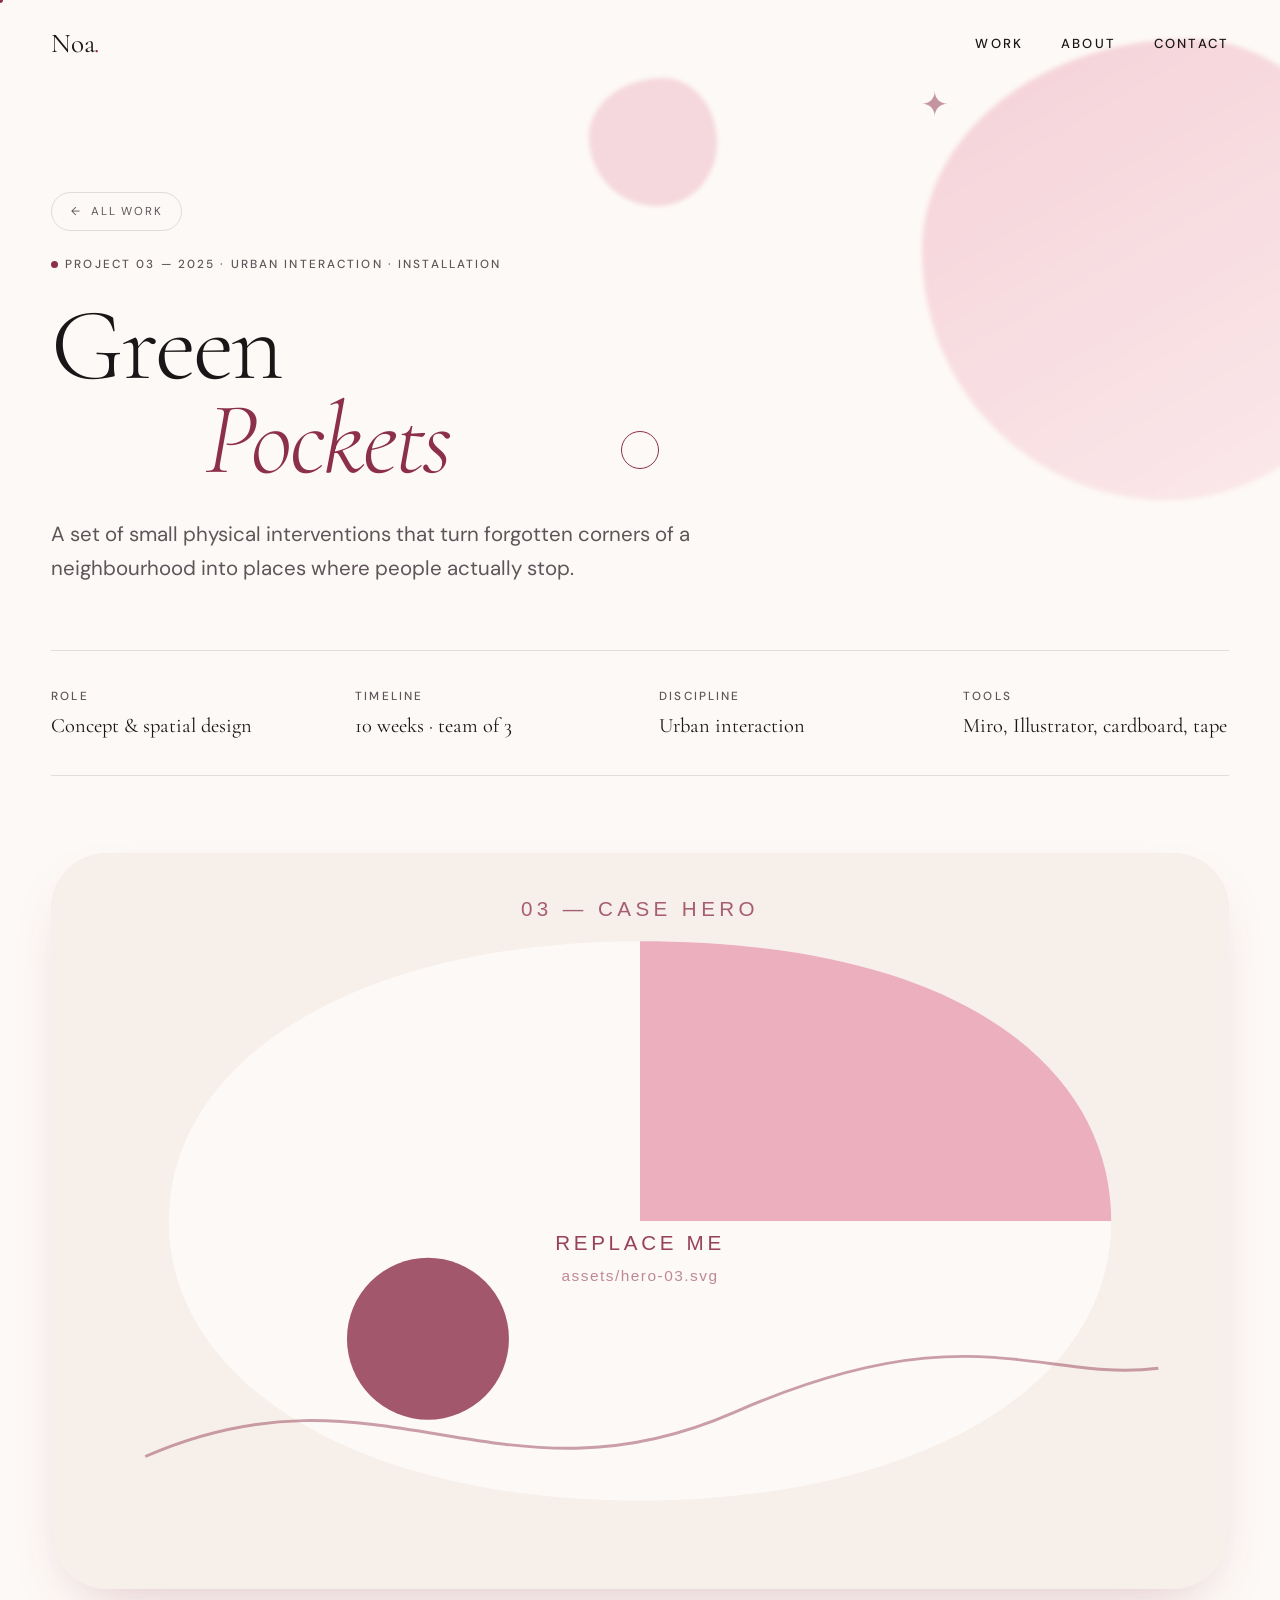
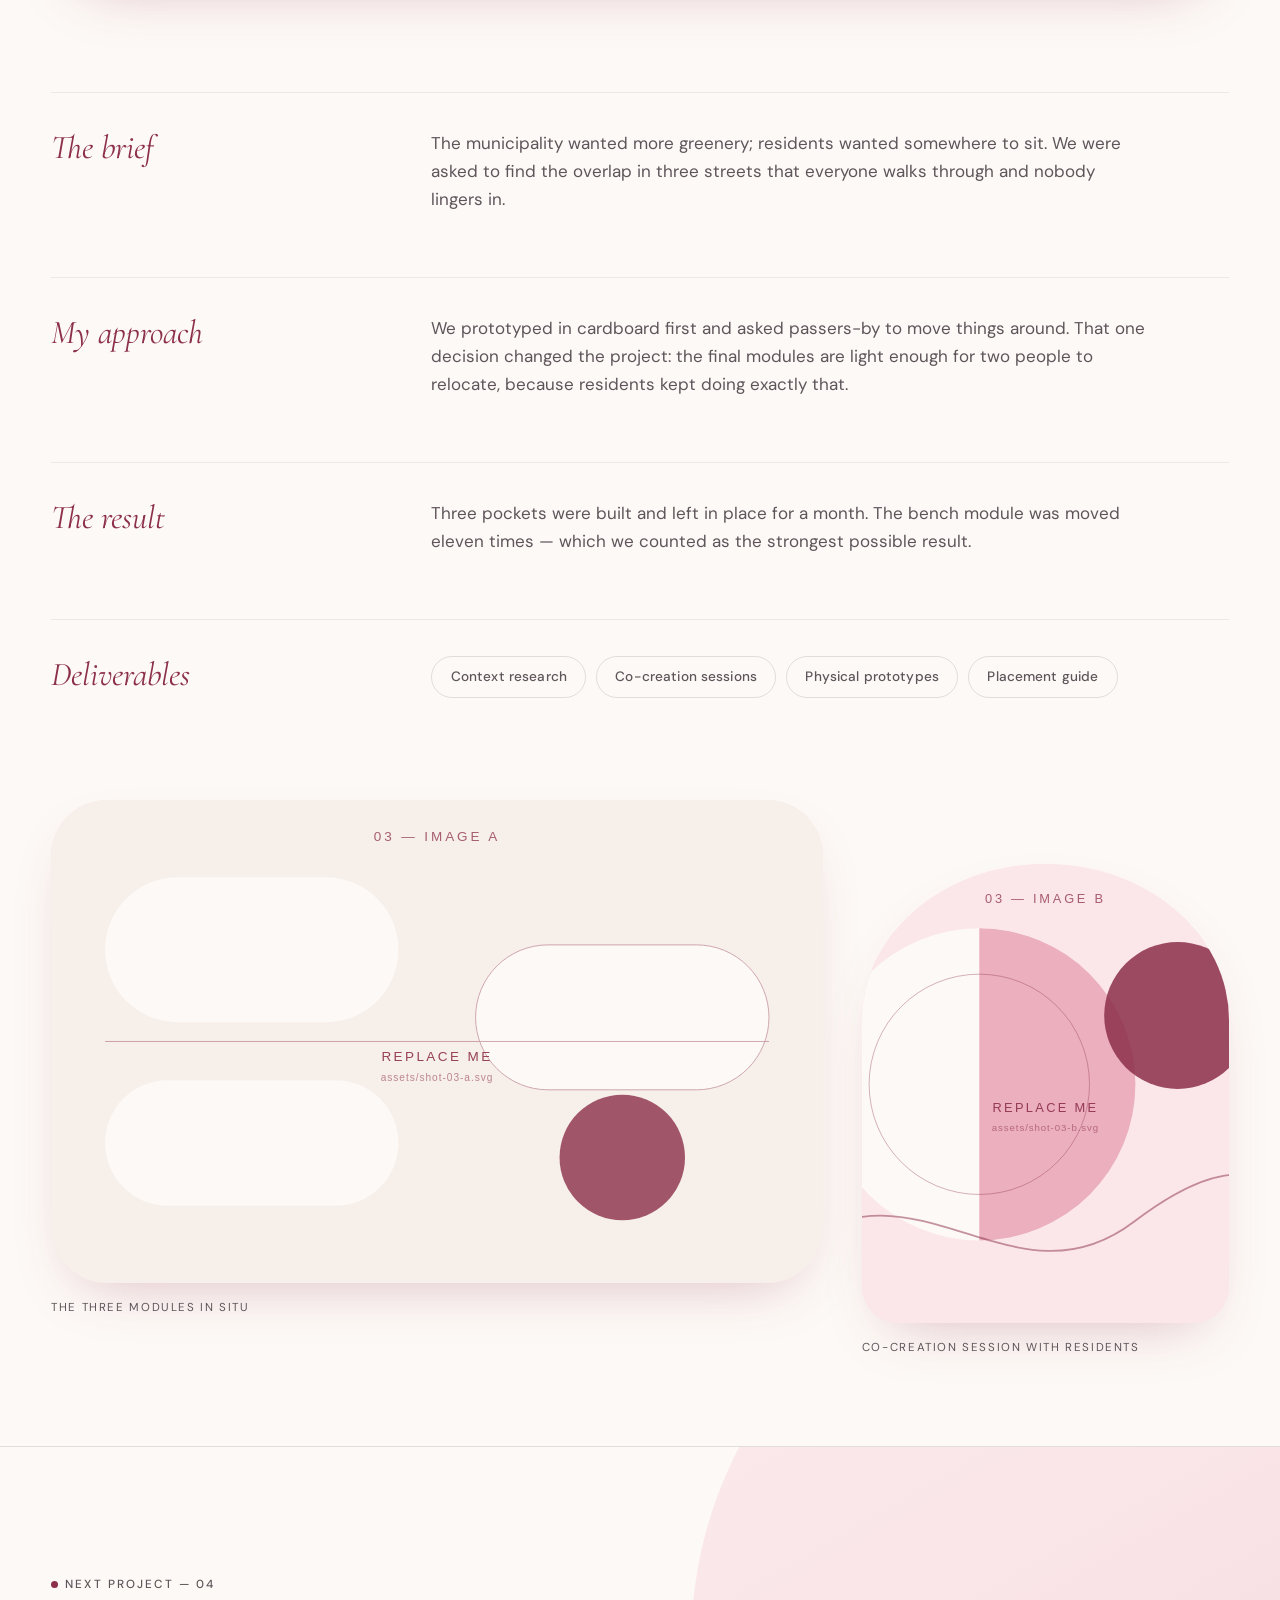
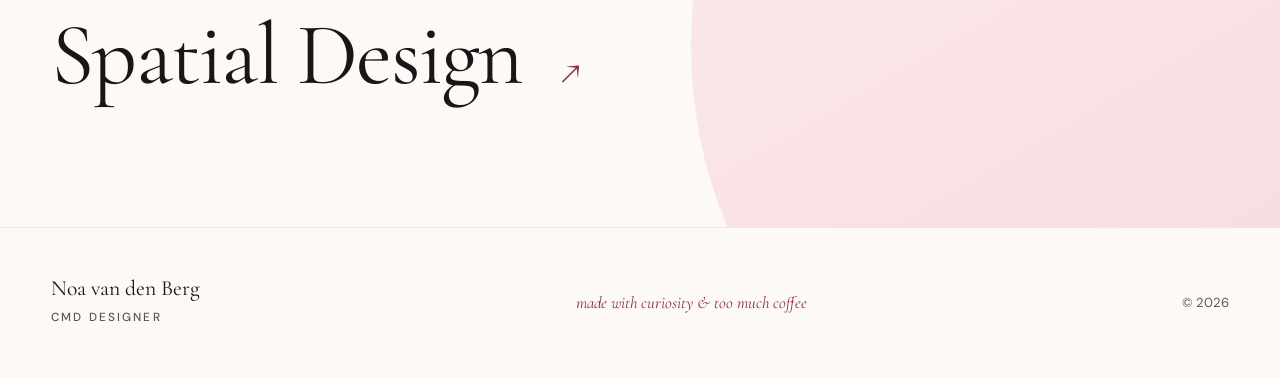
<file: 03-green-pockets.html>
<!DOCTYPE html>
<html lang="en" class="no-js">
<head>
<meta charset="UTF-8">
<meta name="viewport" content="width=device-width, initial-scale=1">
<title>Green Pockets — Noa van den Berg</title>
<meta name="description" content="A set of small physical interventions that turn forgotten corners of a neighbourhood into places where people actually stop.">
<link rel="icon" href="assets/favicon.svg" type="image/svg+xml">

<link rel="preconnect" href="https://fonts.googleapis.com">
<link rel="preconnect" href="https://fonts.gstatic.com" crossorigin>
<link href="https://fonts.googleapis.com/css2?family=Cormorant+Garamond:ital,wght@0,300;0,400;0,500;0,600;1,300;1,400;1,500&family=DM+Sans:ital,opsz,wght@0,9..40,300;0,9..40,400;0,9..40,500;1,9..40,400&display=swap" rel="stylesheet">
<link rel="stylesheet" href="style.css">
<script>document.documentElement.classList.remove('no-js');document.documentElement.classList.add('js');</script>
</head>
<body>

<!-- CUSTOM CURSOR -->
<div class="cursor" id="cursor" aria-hidden="true">
  <span class="cursor__label"></span>
</div>
<div class="cursor-dot" id="cursorDot" aria-hidden="true"></div>

<a class="skip-link" href="#case">Skip to content</a>

<header class="nav" id="nav">
  <div class="nav__inner">
    <a href="index.html" class="nav__logo" data-cursor="hide">Noa<span class="dot-accent">.</span></a>

    <nav class="nav__links" aria-label="Main">
      <a href="index.html#work" data-cursor="hide">Work</a>
      <a href="index.html#about" data-cursor="hide">About</a>
      <a href="index.html#contact" data-cursor="hide">Contact</a>
    </nav>

    <button class="nav__toggle" id="navToggle" aria-expanded="false" aria-controls="mobileMenu" aria-label="Open menu">
      <span></span><span></span>
    </button>
  </div>
</header>

<div class="menu" id="mobileMenu" hidden>
  <nav class="menu__links" aria-label="Mobile">
    <a href="index.html#work"><span>01</span> Work</a>
    <a href="index.html#about"><span>02</span> About</a>
    <a href="index.html#contact"><span>03</span> Contact</a>
  </nav>
  <div class="menu__foot">
    <a href="mailto:hello@noavandenberg.nl">hello@noavandenberg.nl</a>
    <p>Alkmaar / NL</p>
  </div>
</div>

<main>
<article class="case" id="case">

  <!-- ========== PROJECT HERO ========== -->
  <section class="p-hero">
    <div class="shapes" aria-hidden="true">
      <span class="blob blob--a" data-float="0.04"></span>
      <span class="blob blob--c" data-float="0.07"></span>
      <svg class="star star--c" data-float="0.11" viewBox="0 0 24 24"><path d="M12 0c0 7 5 12 12 12-7 0-12 5-12 12 0-7-5-12-12-12 7 0 12-5 12-12z"/></svg>
    </div>

    <div class="container p-hero__inner">
      <a href="index.html#work" class="back-link" data-cursor="hide"><span aria-hidden="true">←</span> All work</a>

      <p class="label" data-reveal><span class="pulse"></span> Project 03 — 2025 · Urban Interaction · Installation</p>

      <h1 class="p-title">
      <span class="line" data-reveal><span>Green</span></span>
      <span class="line line--indent" data-reveal data-delay="80"><span><em>Pockets</em></span></span>
      </h1>

      <p class="p-lead" data-reveal data-delay="160">A set of small physical interventions that turn forgotten corners of a neighbourhood into places where people actually stop.</p>
    </div>
  </section>

  <div class="container">

    <!-- ========== META ========== -->
    <div class="p-meta" data-reveal>
      <div><span class="label">Role</span><p>Concept &amp; spatial design</p></div>
      <div><span class="label">Timeline</span><p>10 weeks · team of 3</p></div>
      <div><span class="label">Discipline</span><p>Urban interaction</p></div>
      <div><span class="label">Tools</span><p>Miro, Illustrator, cardboard, tape</p></div>
    </div>

    <!-- ========== COVER ==========
         Vervang de src door je eigen afbeelding in /assets -->
    <figure class="p-cover" data-reveal data-delay="80">
      <img src="assets/hero-03.svg" alt="Hero image placeholder for the Green Pockets project">
    </figure>

    <!-- ========== TEKST ========== -->
    <div class="p-body">
      <section class="p-block" data-reveal>
        <h2>The brief</h2>
        <div><p>The municipality wanted more greenery; residents wanted somewhere to sit. We were asked to find the overlap in three streets that everyone walks through and nobody lingers in.</p></div>
      </section>

      <section class="p-block" data-reveal>
        <h2>My approach</h2>
        <div><p>We prototyped in cardboard first and asked passers-by to move things around. That one decision changed the project: the final modules are light enough for two people to relocate, because residents kept doing exactly that.</p></div>
      </section>

      <section class="p-block" data-reveal>
        <h2>The result</h2>
        <div><p>Three pockets were built and left in place for a month. The bench module was moved eleven times — which we counted as the strongest possible result.</p></div>
      </section>

      <section class="p-block" data-reveal>
        <h2>Deliverables</h2>
        <div>
          <ul>
            <li class="pill pill--ghost">Context research</li>
            <li class="pill pill--ghost">Co-creation sessions</li>
            <li class="pill pill--ghost">Physical prototypes</li>
            <li class="pill pill--ghost">Placement guide</li>
          </ul>
        </div>
      </section>
    </div>

    <!-- ========== GALLERY ========== -->
    <div class="p-gallery">
      <figure class="p-shot p-shot--a" data-reveal>
        <span class="p-shot__frame">
          <img src="assets/shot-03-a.svg" alt="Image placeholder: The three modules in situ" loading="lazy">
        </span>
        <figcaption>The three modules in situ</figcaption>
      </figure>

      <figure class="p-shot p-shot--b" data-reveal data-delay="80">
        <span class="p-shot__frame">
          <img src="assets/shot-03-b.svg" alt="Image placeholder: Co-creation session with residents" loading="lazy">
        </span>
        <figcaption>Co-creation session with residents</figcaption>
      </figure>
    </div>

  </div>

  <!-- ========== VOLGEND PROJECT ========== -->
  <section class="p-next">
    <div class="p-next__blob" aria-hidden="true"></div>
    <div class="container p-next__inner">
      <p class="label" data-reveal><span class="pulse"></span> Next project — 04</p>
      <a href="04-spatial-design.html" data-cursor="view" data-reveal data-delay="80">Spatial Design <span aria-hidden="true">↗</span></a>
    </div>
  </section>

</article>
</main>

<footer class="footer">
  <div class="container footer__inner">
    <div class="footer__brand">
      <p class="footer__name">Noa van den Berg</p>
      <p class="label">CMD Designer</p>
    </div>
    <p class="footer__note">made with curiosity &amp; too much coffee</p>
    <p class="footer__copy">© <span id="year">2026</span></p>
  </div>
</footer>

<script src="script.js"></script>
</body>
</html>
</file>
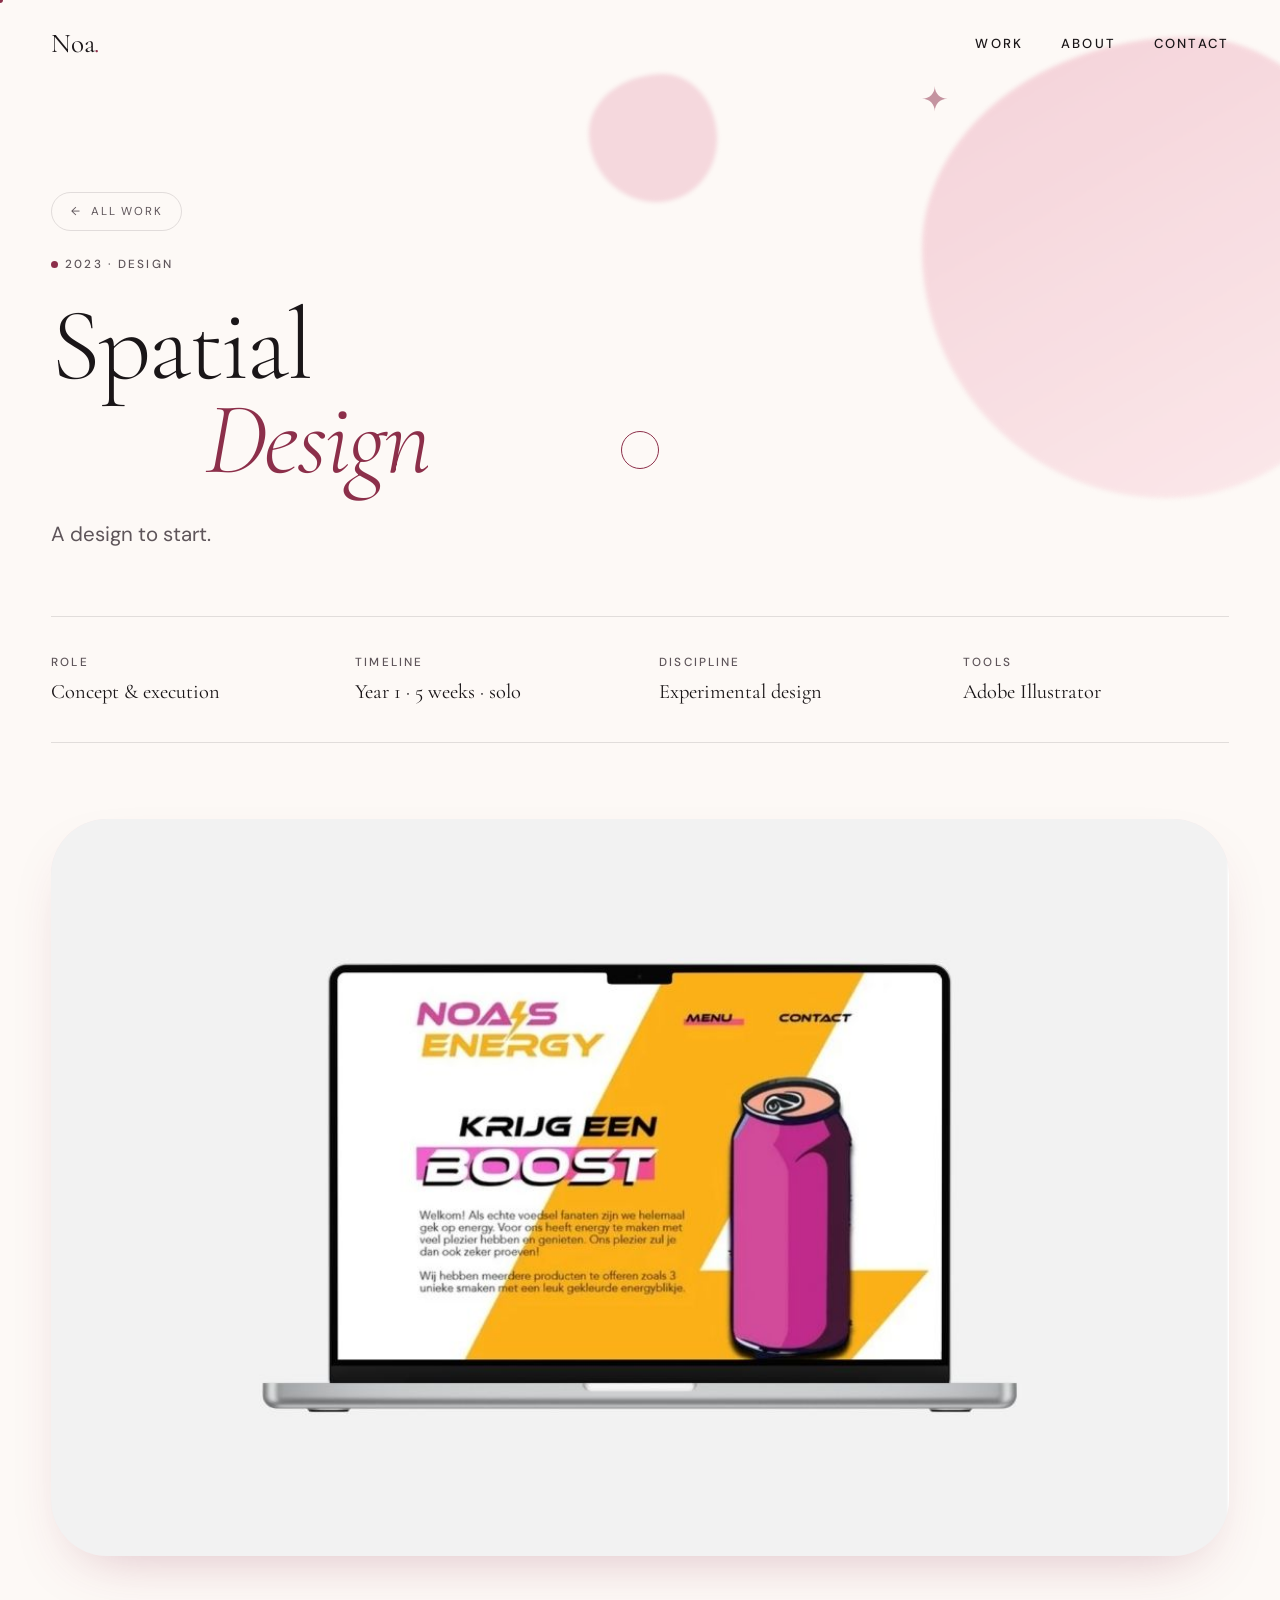
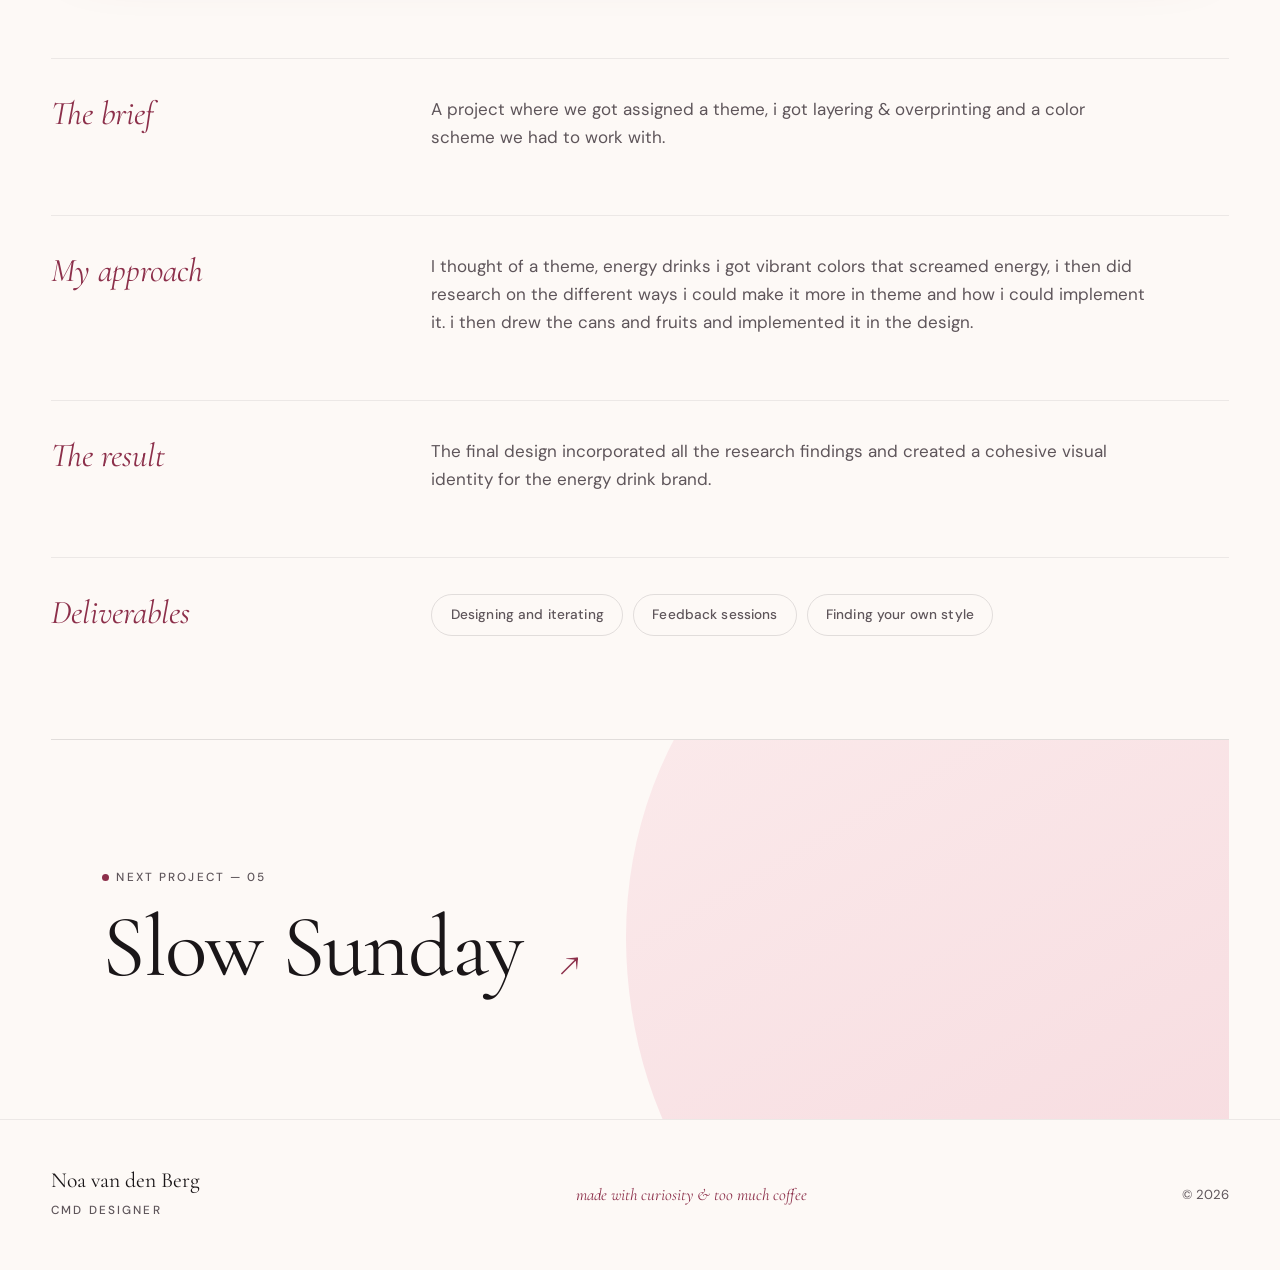
<file: 04-spatial-design.html>
<!DOCTYPE html>
<html lang="en" class="no-js">
<head>
<meta charset="UTF-8">
<meta name="viewport" content="width=device-width, initial-scale=1">
<title>Spatial Design — Noa van den Berg</title>
<meta name="description" content="An experiment in how a room changes when the walls stop holding still — projection, sound and a very patient roommate.">
<link rel="icon" href="assets/favicon.svg" type="image/svg+xml">

<link rel="preconnect" href="https://fonts.googleapis.com">
<link rel="preconnect" href="https://fonts.gstatic.com" crossorigin>
<link href="https://fonts.googleapis.com/css2?family=Cormorant+Garamond:ital,wght@0,300;0,400;0,500;0,600;1,300;1,400;1,500&family=DM+Sans:ital,opsz,wght@0,9..40,300;0,9..40,400;0,9..40,500;1,9..40,400&display=swap" rel="stylesheet">
<link rel="stylesheet" href="style.css">
<script>document.documentElement.classList.remove('no-js');document.documentElement.classList.add('js');</script>
</head>
<body>

<!-- CUSTOM CURSOR -->
<div class="cursor" id="cursor" aria-hidden="true">
  <span class="cursor__label"></span>
</div>
<div class="cursor-dot" id="cursorDot" aria-hidden="true"></div>

<a class="skip-link" href="#case">Skip to content</a>

<header class="nav" id="nav">
  <div class="nav__inner">
    <a href="index.html" class="nav__logo" data-cursor="hide">Noa<span class="dot-accent">.</span></a>

    <nav class="nav__links" aria-label="Main">
      <a href="index.html#work" data-cursor="hide">Work</a>
      <a href="index.html#about" data-cursor="hide">About</a>
      <a href="index.html#contact" data-cursor="hide">Contact</a>
    </nav>

    <button class="nav__toggle" id="navToggle" aria-expanded="false" aria-controls="mobileMenu" aria-label="Open menu">
      <span></span><span></span>
    </button>
  </div>
</header>

<div class="menu" id="mobileMenu" hidden>
  <nav class="menu__links" aria-label="Mobile">
    <a href="index.html#work"><span>01</span> Work</a>
    <a href="index.html#about"><span>02</span> About</a>
    <a href="index.html#contact"><span>03</span> Contact</a>
  </nav>
  <div class="menu__foot">
    <a href="mailto:noa0407@ziggo.nl">noa0407@ziggo.nl</a>
    <p>Sint Pancras / NL</p>
  </div>
</div>

<main>
<article class="case" id="case">

  <!-- ========== PROJECT HERO ========== -->
  <section class="p-hero">
    <div class="shapes" aria-hidden="true">
      <span class="blob blob--a" data-float="0.04"></span>
      <span class="blob blob--c" data-float="0.07"></span>
      <svg class="star star--c" data-float="0.11" viewBox="0 0 24 24"><path d="M12 0c0 7 5 12 12 12-7 0-12 5-12 12 0-7-5-12-12-12 7 0 12-5 12-12z"/></svg>
    </div>

    <div class="container p-hero__inner">
      <a href="index.html#work" class="back-link" data-cursor="hide"><span aria-hidden="true">←</span> All work</a>

      <p class="label" data-reveal><span class="pulse"></span> 2023 ·  Design</p>

      <h1 class="p-title">
      <span class="line" data-reveal><span>Spatial</span></span>
      <span class="line line--indent" data-reveal data-delay="80"><span><em>Design</em></span></span>
      </h1>

      <p class="p-lead" data-reveal data-delay="160">A design to start.</p>
    </div>
  </section>

  <div class="container">

    <!-- ========== META ========== -->
    <div class="p-meta" data-reveal>
      <div><span class="label">Role</span><p>Concept &amp; execution</p></div>
      <div><span class="label">Timeline</span><p>Year 1 · 5 weeks · solo</p></div>
      <div><span class="label">Discipline</span><p>Experimental design</p></div>
      <div><span class="label">Tools</span><p>Adobe Illustrator</p></div>
    </div>

    <!-- ========== COVER ==========
         Vervang de src door je eigen afbeelding in /assets -->
    <figure class="p-cover" data-reveal data-delay="80">
      <img src="assets/laptop-vormgeving.jpg" alt="Hero image placeholder for the Spatial Design project">
    </figure>

    <!-- ========== TEKST ========== -->
    <div class="p-body">
      <section class="p-block" data-reveal>
        <h2>The brief</h2>
        <div><p>A project where we got assigned a theme, i got layering & overprinting and a color scheme we had to work with. </p></div>
      </section>

      <section class="p-block" data-reveal>
        <h2>My approach</h2>
        <div><p>I thought of a theme, energy drinks i got vibrant colors that screamed energy, i then did research on the different ways i could make it more in theme and how i could implement it. i then drew the cans and fruits and implemented it in the design.</p></div>
      </section>

      <section class="p-block" data-reveal>
        <h2>The result</h2>
        <div><p>The final design incorporated all the research findings and created a cohesive visual identity for the energy drink brand.</p></div>
      </section>

      <section class="p-block" data-reveal>
        <h2>Deliverables</h2>
        <div>
          <ul>
            <li class="pill pill--ghost">Designing and iterating</li>
            <li class="pill pill--ghost">Feedback sessions</li>
            <li class="pill pill--ghost">Finding your own style</li>
          </ul>
        </div>
      </section>
    </div>
  

  <!-- ========== VOLGEND PROJECT ========== -->
  <section class="p-next">
    <div class="p-next__blob" aria-hidden="true"></div>
    <div class="container p-next__inner">
      <p class="label" data-reveal><span class="pulse"></span> Next project — 05</p>
      <a href="05-slow-sunday.html" data-cursor="view" data-reveal data-delay="80">Slow Sunday <span aria-hidden="true">↗</span></a>
    </div>
  </section>

</article>
</main>

<footer class="footer">
  <div class="container footer__inner">
    <div class="footer__brand">
      <p class="footer__name">Noa van den Berg</p>
      <p class="label">CMD Designer</p>
    </div>
    <p class="footer__note">made with curiosity &amp; too much coffee</p>
    <p class="footer__copy">© <span id="year">2026</span></p>
  </div>
</footer>

<script src="script.js"></script>
</body>
</html>
</file>
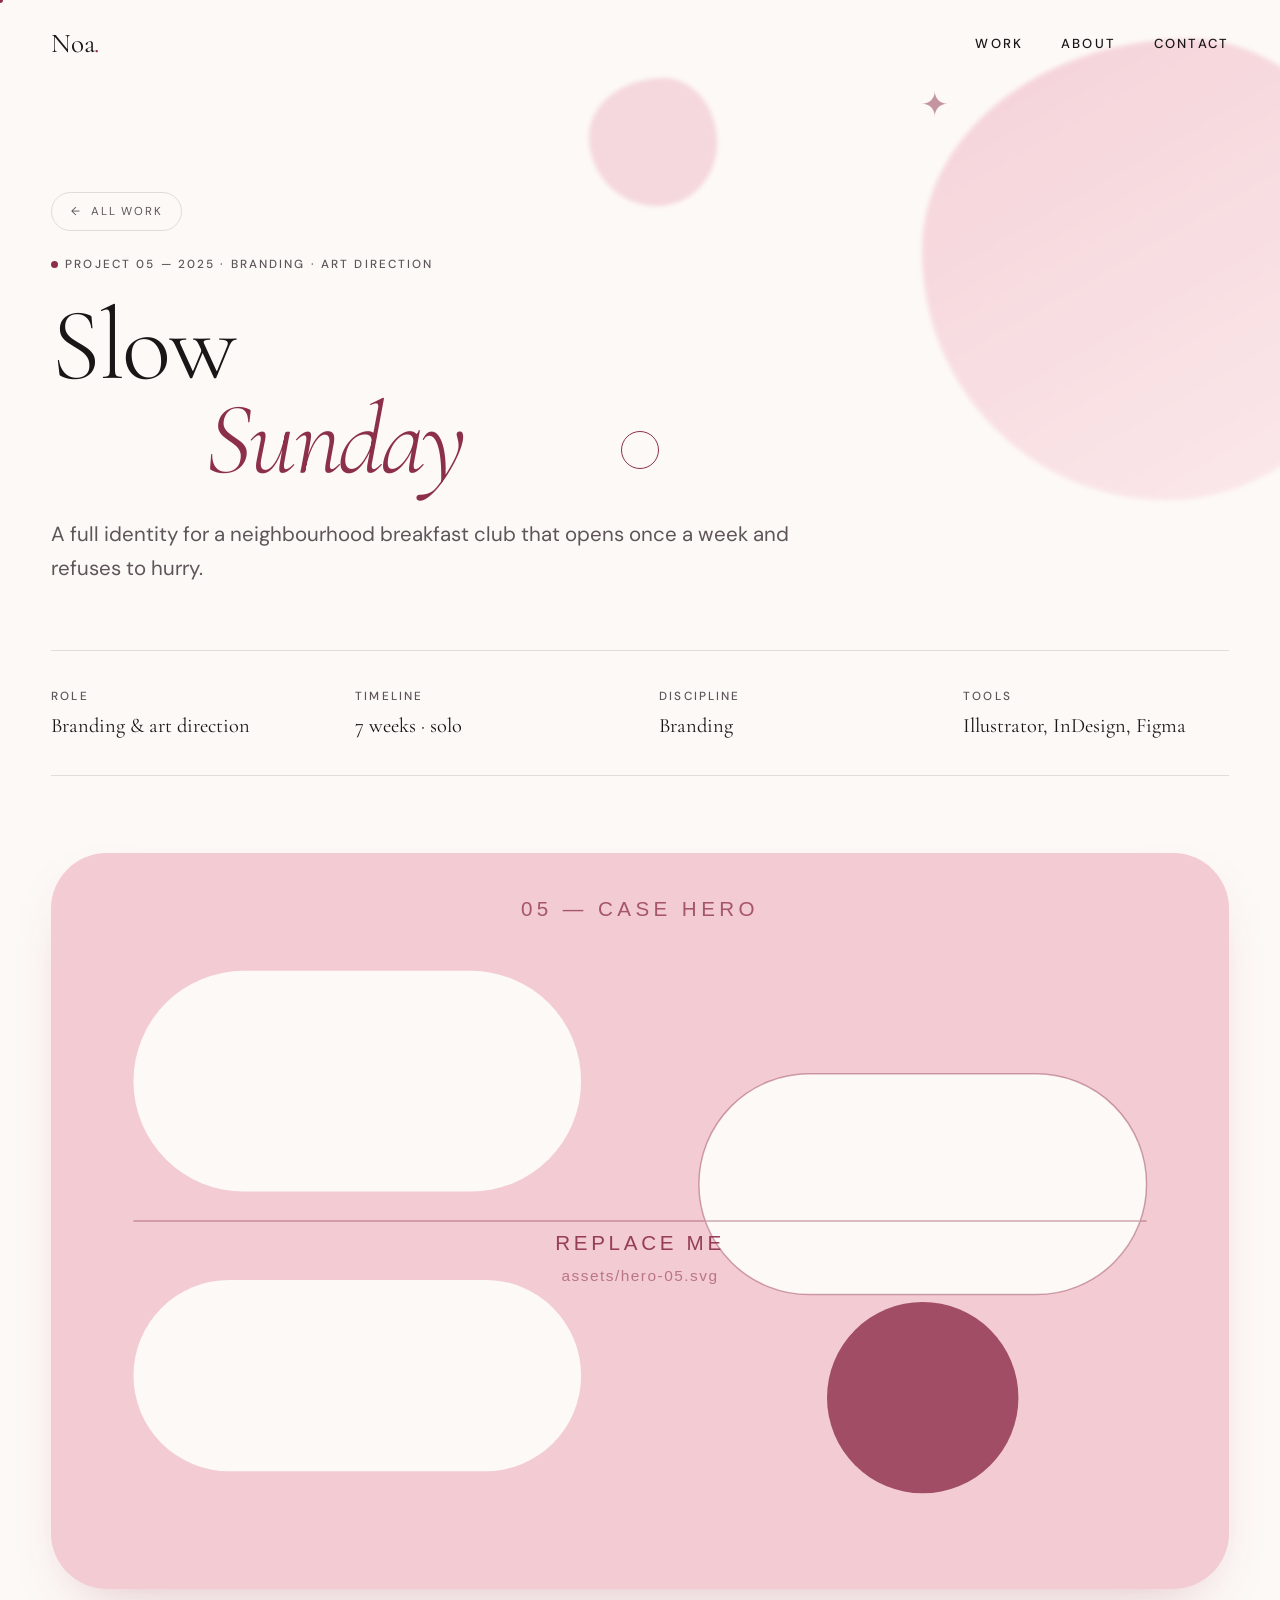
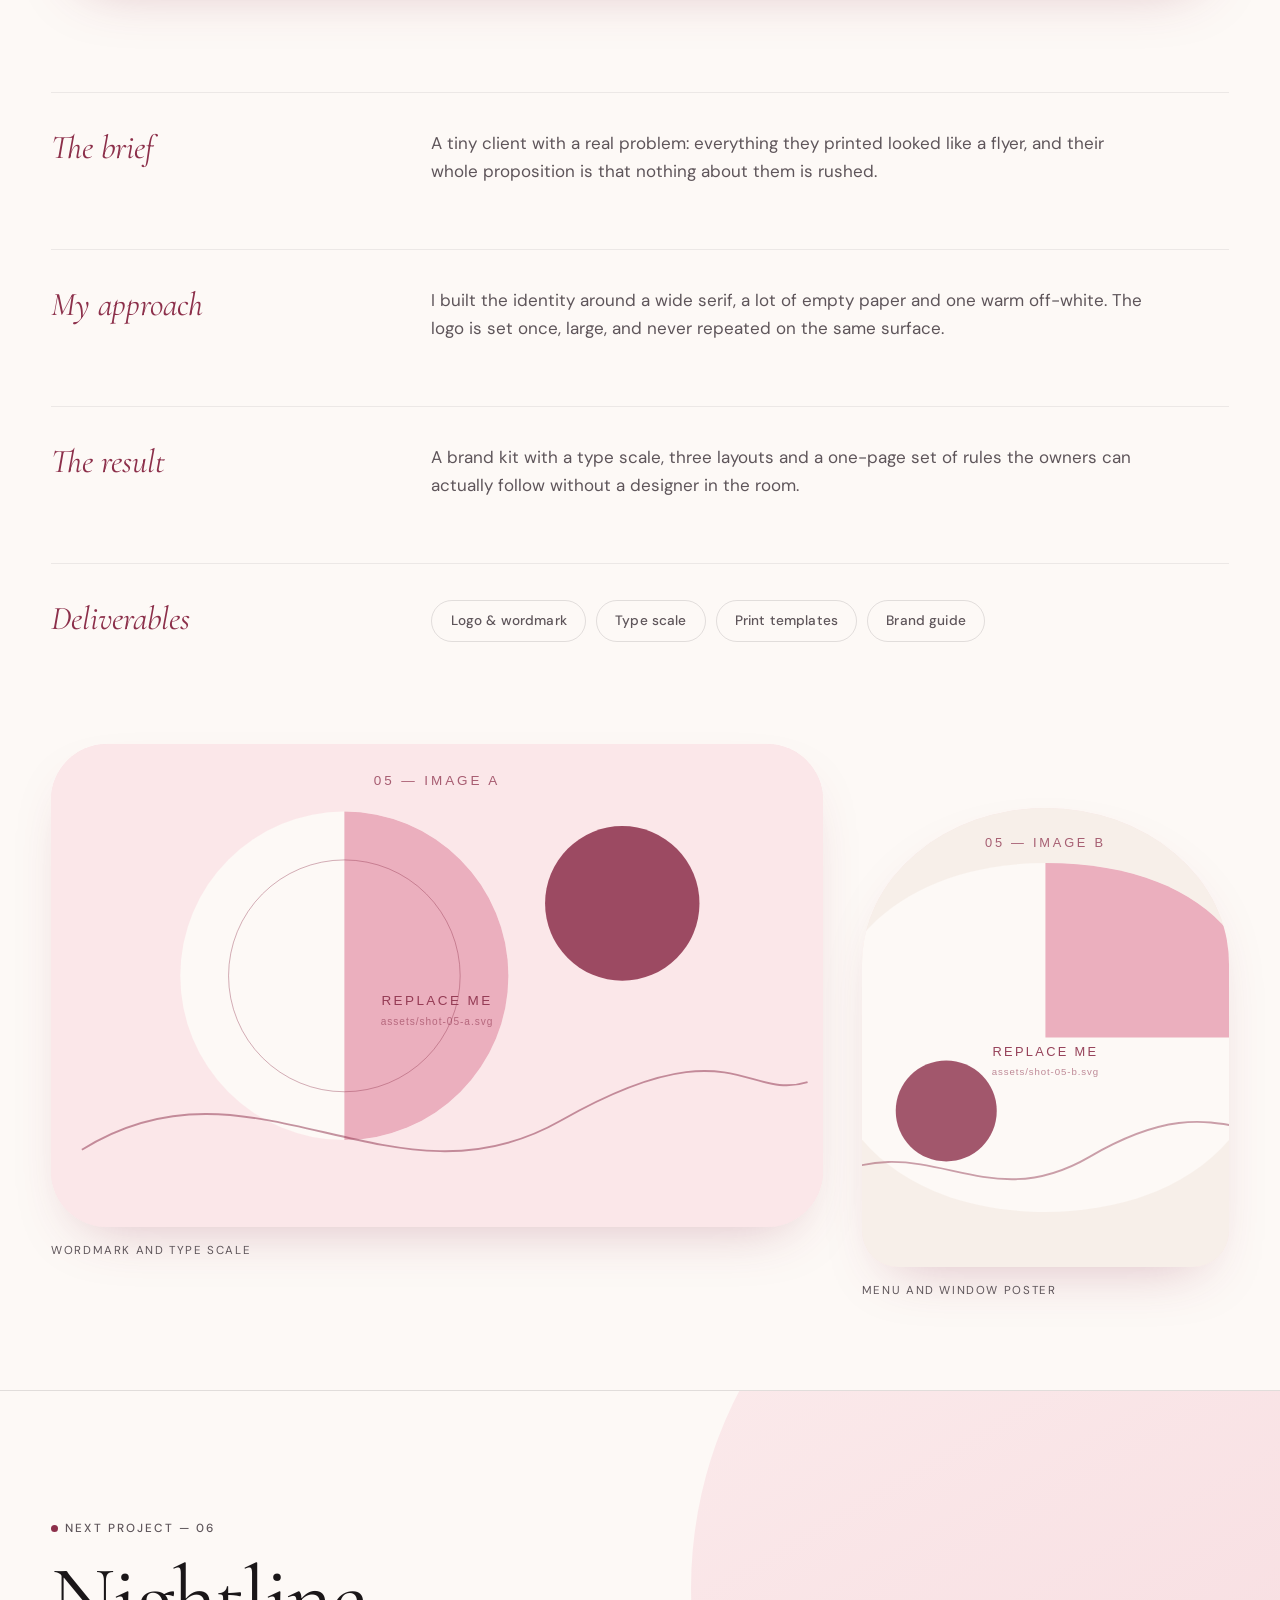
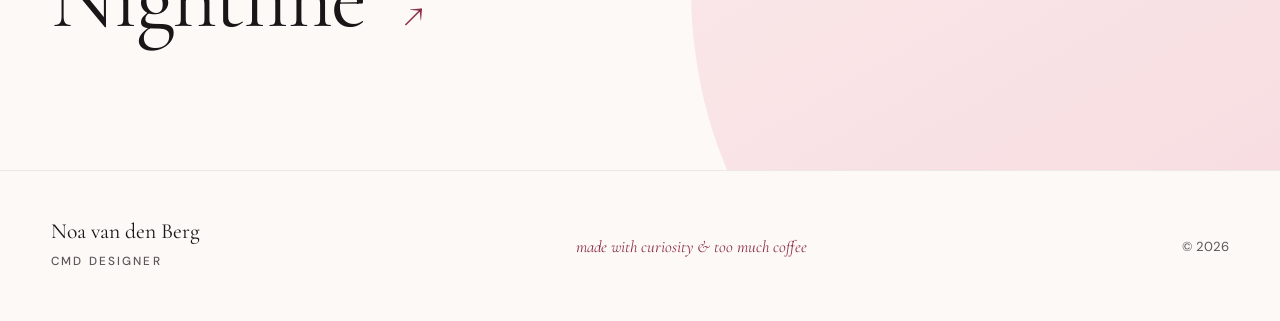
<file: 05-slow-sunday.html>
<!DOCTYPE html>
<html lang="en" class="no-js">
<head>
<meta charset="UTF-8">
<meta name="viewport" content="width=device-width, initial-scale=1">
<title>Slow Sunday — Noa van den Berg</title>
<meta name="description" content="A full identity for a neighbourhood breakfast club that opens once a week and refuses to hurry.">
<link rel="icon" href="assets/favicon.svg" type="image/svg+xml">

<link rel="preconnect" href="https://fonts.googleapis.com">
<link rel="preconnect" href="https://fonts.gstatic.com" crossorigin>
<link href="https://fonts.googleapis.com/css2?family=Cormorant+Garamond:ital,wght@0,300;0,400;0,500;0,600;1,300;1,400;1,500&family=DM+Sans:ital,opsz,wght@0,9..40,300;0,9..40,400;0,9..40,500;1,9..40,400&display=swap" rel="stylesheet">
<link rel="stylesheet" href="style.css">
<script>document.documentElement.classList.remove('no-js');document.documentElement.classList.add('js');</script>
</head>
<body>

<!-- CUSTOM CURSOR -->
<div class="cursor" id="cursor" aria-hidden="true">
  <span class="cursor__label"></span>
</div>
<div class="cursor-dot" id="cursorDot" aria-hidden="true"></div>

<a class="skip-link" href="#case">Skip to content</a>

<header class="nav" id="nav">
  <div class="nav__inner">
    <a href="index.html" class="nav__logo" data-cursor="hide">Noa<span class="dot-accent">.</span></a>

    <nav class="nav__links" aria-label="Main">
      <a href="index.html#work" data-cursor="hide">Work</a>
      <a href="index.html#about" data-cursor="hide">About</a>
      <a href="index.html#contact" data-cursor="hide">Contact</a>
    </nav>

    <button class="nav__toggle" id="navToggle" aria-expanded="false" aria-controls="mobileMenu" aria-label="Open menu">
      <span></span><span></span>
    </button>
  </div>
</header>

<div class="menu" id="mobileMenu" hidden>
  <nav class="menu__links" aria-label="Mobile">
    <a href="index.html#work"><span>01</span> Work</a>
    <a href="index.html#about"><span>02</span> About</a>
    <a href="index.html#contact"><span>03</span> Contact</a>
  </nav>
  <div class="menu__foot">
    <a href="mailto:hello@noavandenberg.nl">hello@noavandenberg.nl</a>
    <p>Alkmaar / NL</p>
  </div>
</div>

<main>
<article class="case" id="case">

  <!-- ========== PROJECT HERO ========== -->
  <section class="p-hero">
    <div class="shapes" aria-hidden="true">
      <span class="blob blob--a" data-float="0.04"></span>
      <span class="blob blob--c" data-float="0.07"></span>
      <svg class="star star--c" data-float="0.11" viewBox="0 0 24 24"><path d="M12 0c0 7 5 12 12 12-7 0-12 5-12 12 0-7-5-12-12-12 7 0 12-5 12-12z"/></svg>
    </div>

    <div class="container p-hero__inner">
      <a href="index.html#work" class="back-link" data-cursor="hide"><span aria-hidden="true">←</span> All work</a>

      <p class="label" data-reveal><span class="pulse"></span> Project 05 — 2025 · Branding · Art Direction</p>

      <h1 class="p-title">
      <span class="line" data-reveal><span>Slow</span></span>
      <span class="line line--indent" data-reveal data-delay="80"><span><em>Sunday</em></span></span>
      </h1>

      <p class="p-lead" data-reveal data-delay="160">A full identity for a neighbourhood breakfast club that opens once a week and refuses to hurry.</p>
    </div>
  </section>

  <div class="container">

    <!-- ========== META ========== -->
    <div class="p-meta" data-reveal>
      <div><span class="label">Role</span><p>Branding &amp; art direction</p></div>
      <div><span class="label">Timeline</span><p>7 weeks · solo</p></div>
      <div><span class="label">Discipline</span><p>Branding</p></div>
      <div><span class="label">Tools</span><p>Illustrator, InDesign, Figma</p></div>
    </div>

    <!-- ========== COVER ==========
         Vervang de src door je eigen afbeelding in /assets -->
    <figure class="p-cover" data-reveal data-delay="80">
      <img src="assets/hero-05.svg" alt="Hero image placeholder for the Slow Sunday project">
    </figure>

    <!-- ========== TEKST ========== -->
    <div class="p-body">
      <section class="p-block" data-reveal>
        <h2>The brief</h2>
        <div><p>A tiny client with a real problem: everything they printed looked like a flyer, and their whole proposition is that nothing about them is rushed.</p></div>
      </section>

      <section class="p-block" data-reveal>
        <h2>My approach</h2>
        <div><p>I built the identity around a wide serif, a lot of empty paper and one warm off-white. The logo is set once, large, and never repeated on the same surface.</p></div>
      </section>

      <section class="p-block" data-reveal>
        <h2>The result</h2>
        <div><p>A brand kit with a type scale, three layouts and a one-page set of rules the owners can actually follow without a designer in the room.</p></div>
      </section>

      <section class="p-block" data-reveal>
        <h2>Deliverables</h2>
        <div>
          <ul>
            <li class="pill pill--ghost">Logo &amp; wordmark</li>
            <li class="pill pill--ghost">Type scale</li>
            <li class="pill pill--ghost">Print templates</li>
            <li class="pill pill--ghost">Brand guide</li>
          </ul>
        </div>
      </section>
    </div>

    <!-- ========== GALLERY ========== -->
    <div class="p-gallery">
      <figure class="p-shot p-shot--a" data-reveal>
        <span class="p-shot__frame">
          <img src="assets/shot-05-a.svg" alt="Image placeholder: Wordmark and type scale" loading="lazy">
        </span>
        <figcaption>Wordmark and type scale</figcaption>
      </figure>

      <figure class="p-shot p-shot--b" data-reveal data-delay="80">
        <span class="p-shot__frame">
          <img src="assets/shot-05-b.svg" alt="Image placeholder: Menu and window poster" loading="lazy">
        </span>
        <figcaption>Menu and window poster</figcaption>
      </figure>
    </div>

  </div>

  <!-- ========== VOLGEND PROJECT ========== -->
  <section class="p-next">
    <div class="p-next__blob" aria-hidden="true"></div>
    <div class="container p-next__inner">
      <p class="label" data-reveal><span class="pulse"></span> Next project — 06</p>
      <a href="06-nightline.html" data-cursor="view" data-reveal data-delay="80">Nightline <span aria-hidden="true">↗</span></a>
    </div>
  </section>

</article>
</main>

<footer class="footer">
  <div class="container footer__inner">
    <div class="footer__brand">
      <p class="footer__name">Noa van den Berg</p>
      <p class="label">CMD Designer</p>
    </div>
    <p class="footer__note">made with curiosity &amp; too much coffee</p>
    <p class="footer__copy">© <span id="year">2026</span></p>
  </div>
</footer>

<script src="script.js"></script>
</body>
</html>
</file>
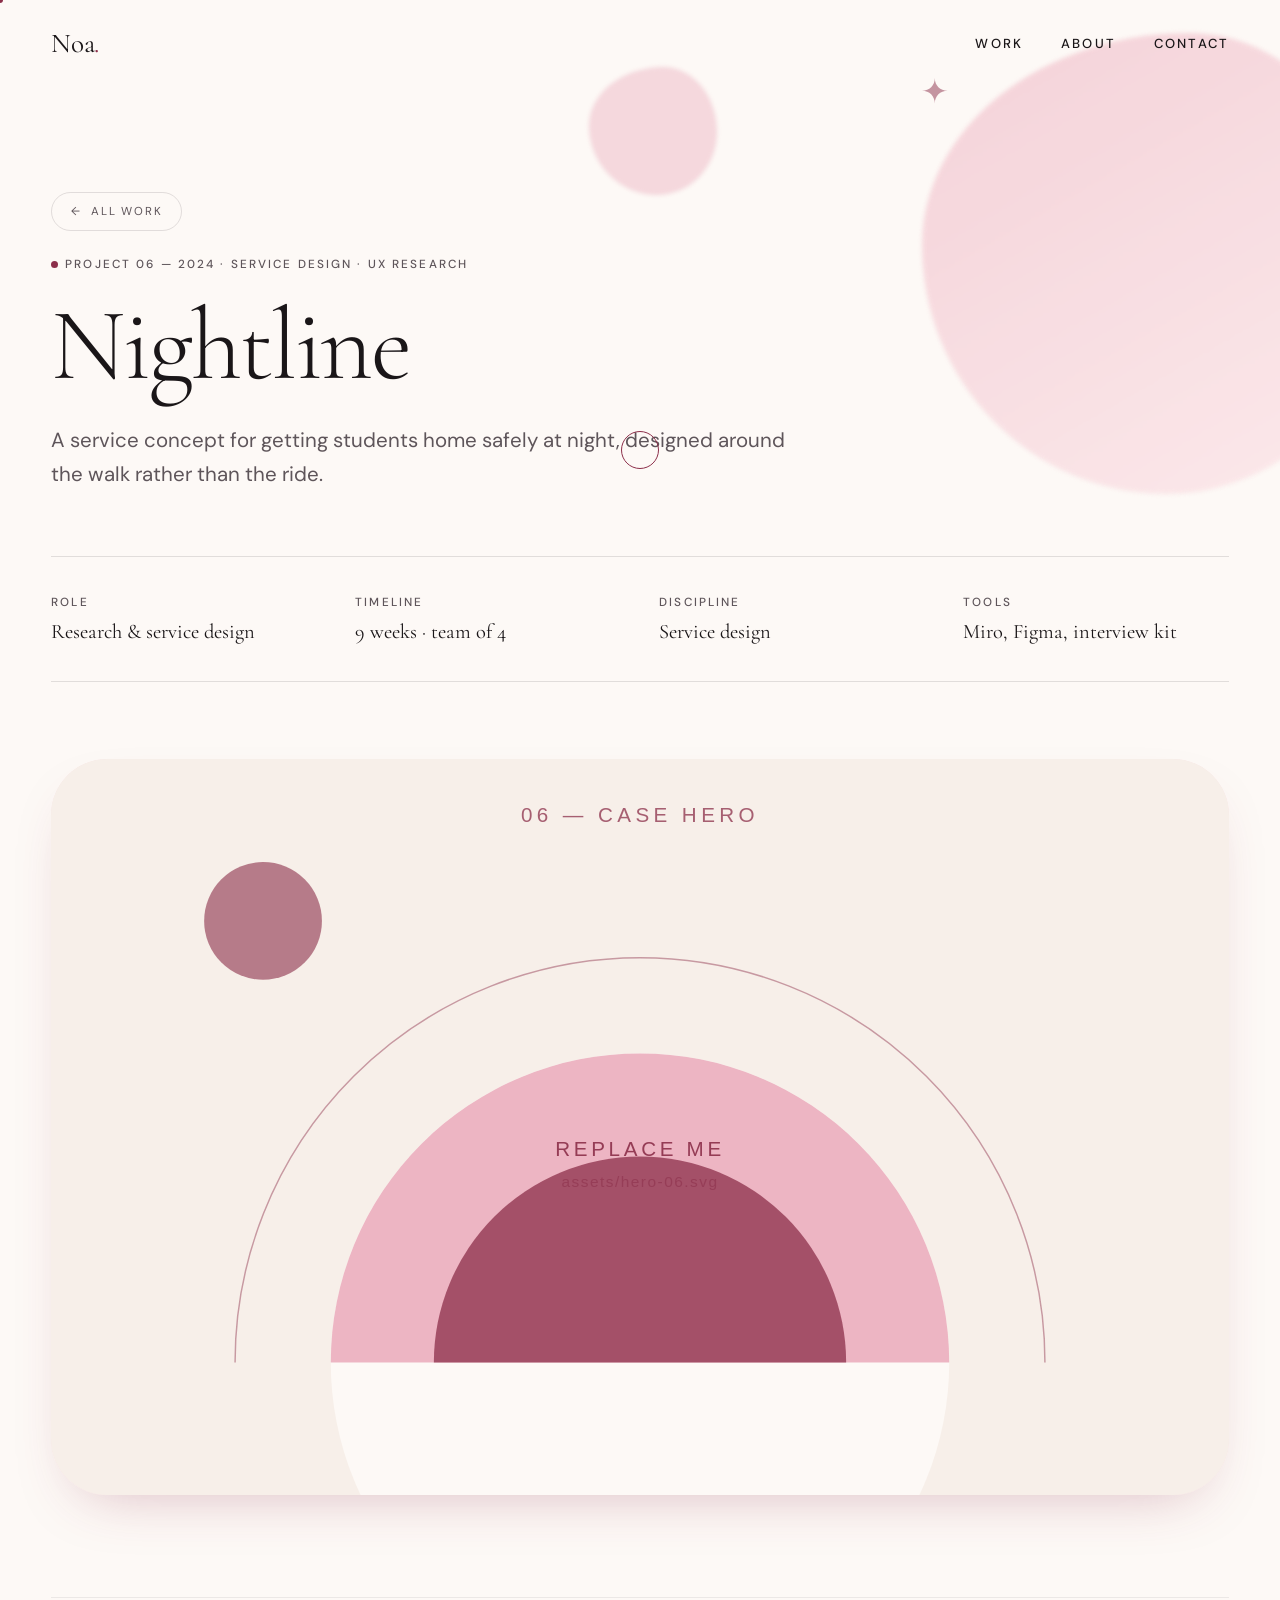
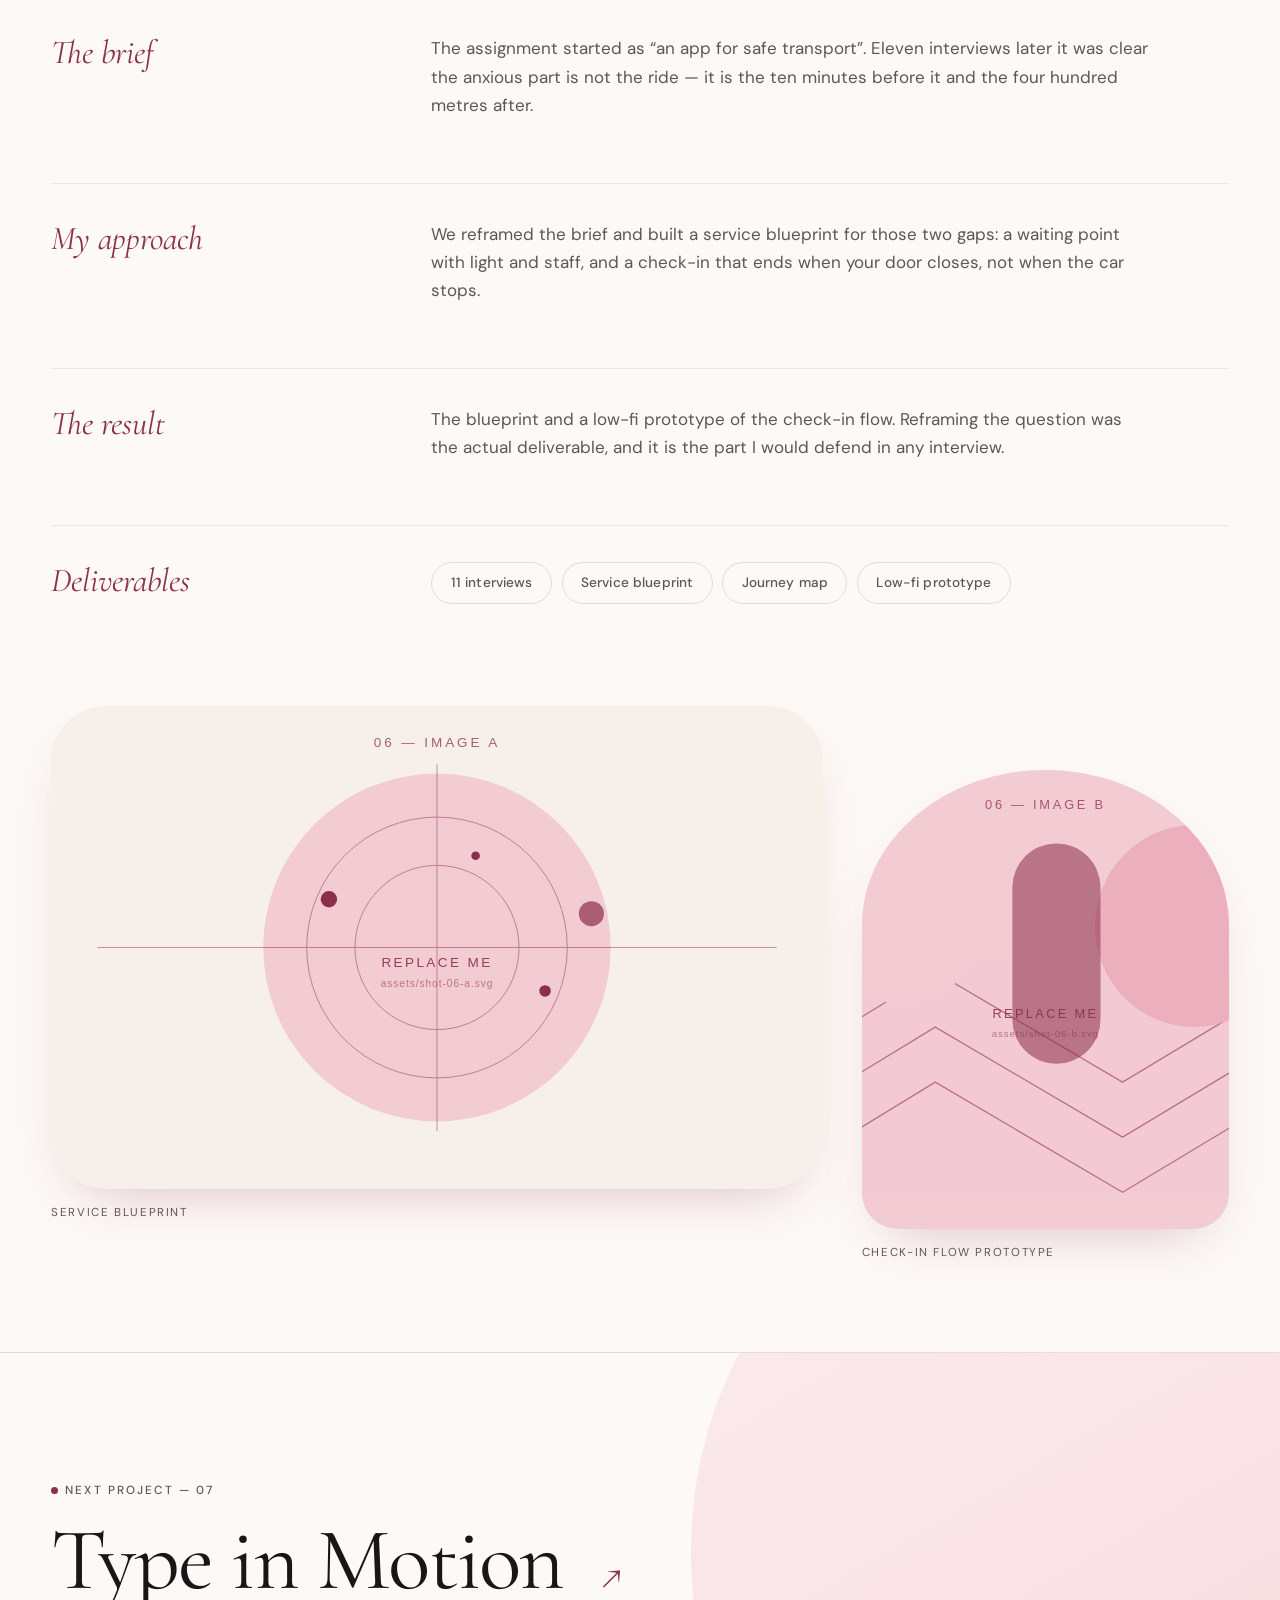
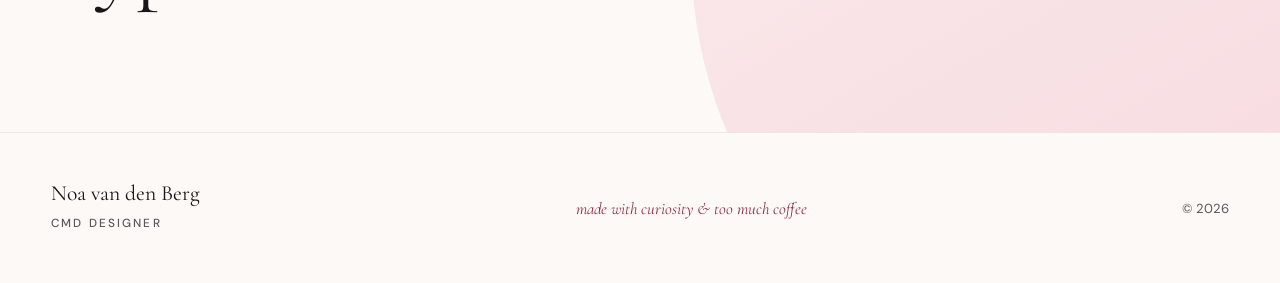
<file: 06-nightline.html>
<!DOCTYPE html>
<html lang="en" class="no-js">
<head>
<meta charset="UTF-8">
<meta name="viewport" content="width=device-width, initial-scale=1">
<title>Nightline — Noa van den Berg</title>
<meta name="description" content="A service concept for getting students home safely at night, designed around the walk rather than the ride.">
<link rel="icon" href="assets/favicon.svg" type="image/svg+xml">

<link rel="preconnect" href="https://fonts.googleapis.com">
<link rel="preconnect" href="https://fonts.gstatic.com" crossorigin>
<link href="https://fonts.googleapis.com/css2?family=Cormorant+Garamond:ital,wght@0,300;0,400;0,500;0,600;1,300;1,400;1,500&family=DM+Sans:ital,opsz,wght@0,9..40,300;0,9..40,400;0,9..40,500;1,9..40,400&display=swap" rel="stylesheet">
<link rel="stylesheet" href="style.css">
<script>document.documentElement.classList.remove('no-js');document.documentElement.classList.add('js');</script>
</head>
<body>

<!-- CUSTOM CURSOR -->
<div class="cursor" id="cursor" aria-hidden="true">
  <span class="cursor__label"></span>
</div>
<div class="cursor-dot" id="cursorDot" aria-hidden="true"></div>

<a class="skip-link" href="#case">Skip to content</a>

<header class="nav" id="nav">
  <div class="nav__inner">
    <a href="index.html" class="nav__logo" data-cursor="hide">Noa<span class="dot-accent">.</span></a>

    <nav class="nav__links" aria-label="Main">
      <a href="index.html#work" data-cursor="hide">Work</a>
      <a href="index.html#about" data-cursor="hide">About</a>
      <a href="index.html#contact" data-cursor="hide">Contact</a>
    </nav>

    <button class="nav__toggle" id="navToggle" aria-expanded="false" aria-controls="mobileMenu" aria-label="Open menu">
      <span></span><span></span>
    </button>
  </div>
</header>

<div class="menu" id="mobileMenu" hidden>
  <nav class="menu__links" aria-label="Mobile">
    <a href="index.html#work"><span>01</span> Work</a>
    <a href="index.html#about"><span>02</span> About</a>
    <a href="index.html#contact"><span>03</span> Contact</a>
  </nav>
  <div class="menu__foot">
    <a href="mailto:hello@noavandenberg.nl">hello@noavandenberg.nl</a>
    <p>Alkmaar / NL</p>
  </div>
</div>

<main>
<article class="case" id="case">

  <!-- ========== PROJECT HERO ========== -->
  <section class="p-hero">
    <div class="shapes" aria-hidden="true">
      <span class="blob blob--a" data-float="0.04"></span>
      <span class="blob blob--c" data-float="0.07"></span>
      <svg class="star star--c" data-float="0.11" viewBox="0 0 24 24"><path d="M12 0c0 7 5 12 12 12-7 0-12 5-12 12 0-7-5-12-12-12 7 0 12-5 12-12z"/></svg>
    </div>

    <div class="container p-hero__inner">
      <a href="index.html#work" class="back-link" data-cursor="hide"><span aria-hidden="true">←</span> All work</a>

      <p class="label" data-reveal><span class="pulse"></span> Project 06 — 2024 · Service Design · UX Research</p>

      <h1 class="p-title">
      <span class="line" data-reveal><span>Nightline</span></span>
      </h1>

      <p class="p-lead" data-reveal data-delay="160">A service concept for getting students home safely at night, designed around the walk rather than the ride.</p>
    </div>
  </section>

  <div class="container">

    <!-- ========== META ========== -->
    <div class="p-meta" data-reveal>
      <div><span class="label">Role</span><p>Research &amp; service design</p></div>
      <div><span class="label">Timeline</span><p>9 weeks · team of 4</p></div>
      <div><span class="label">Discipline</span><p>Service design</p></div>
      <div><span class="label">Tools</span><p>Miro, Figma, interview kit</p></div>
    </div>

    <!-- ========== COVER ==========
         Vervang de src door je eigen afbeelding in /assets -->
    <figure class="p-cover" data-reveal data-delay="80">
      <img src="assets/hero-06.svg" alt="Hero image placeholder for the Nightline project">
    </figure>

    <!-- ========== TEKST ========== -->
    <div class="p-body">
      <section class="p-block" data-reveal>
        <h2>The brief</h2>
        <div><p>The assignment started as &ldquo;an app for safe transport&rdquo;. Eleven interviews later it was clear the anxious part is not the ride — it is the ten minutes before it and the four hundred metres after.</p></div>
      </section>

      <section class="p-block" data-reveal>
        <h2>My approach</h2>
        <div><p>We reframed the brief and built a service blueprint for those two gaps: a waiting point with light and staff, and a check-in that ends when your door closes, not when the car stops.</p></div>
      </section>

      <section class="p-block" data-reveal>
        <h2>The result</h2>
        <div><p>The blueprint and a low-fi prototype of the check-in flow. Reframing the question was the actual deliverable, and it is the part I would defend in any interview.</p></div>
      </section>

      <section class="p-block" data-reveal>
        <h2>Deliverables</h2>
        <div>
          <ul>
            <li class="pill pill--ghost">11 interviews</li>
            <li class="pill pill--ghost">Service blueprint</li>
            <li class="pill pill--ghost">Journey map</li>
            <li class="pill pill--ghost">Low-fi prototype</li>
          </ul>
        </div>
      </section>
    </div>

    <!-- ========== GALLERY ========== -->
    <div class="p-gallery">
      <figure class="p-shot p-shot--a" data-reveal>
        <span class="p-shot__frame">
          <img src="assets/shot-06-a.svg" alt="Image placeholder: Service blueprint" loading="lazy">
        </span>
        <figcaption>Service blueprint</figcaption>
      </figure>

      <figure class="p-shot p-shot--b" data-reveal data-delay="80">
        <span class="p-shot__frame">
          <img src="assets/shot-06-b.svg" alt="Image placeholder: Check-in flow prototype" loading="lazy">
        </span>
        <figcaption>Check-in flow prototype</figcaption>
      </figure>
    </div>

  </div>

  <!-- ========== VOLGEND PROJECT ========== -->
  <section class="p-next">
    <div class="p-next__blob" aria-hidden="true"></div>
    <div class="container p-next__inner">
      <p class="label" data-reveal><span class="pulse"></span> Next project — 07</p>
      <a href="07-type-in-motion.html" data-cursor="view" data-reveal data-delay="80">Type in Motion <span aria-hidden="true">↗</span></a>
    </div>
  </section>

</article>
</main>

<footer class="footer">
  <div class="container footer__inner">
    <div class="footer__brand">
      <p class="footer__name">Noa van den Berg</p>
      <p class="label">CMD Designer</p>
    </div>
    <p class="footer__note">made with curiosity &amp; too much coffee</p>
    <p class="footer__copy">© <span id="year">2026</span></p>
  </div>
</footer>

<script src="script.js"></script>
</body>
</html>
</file>
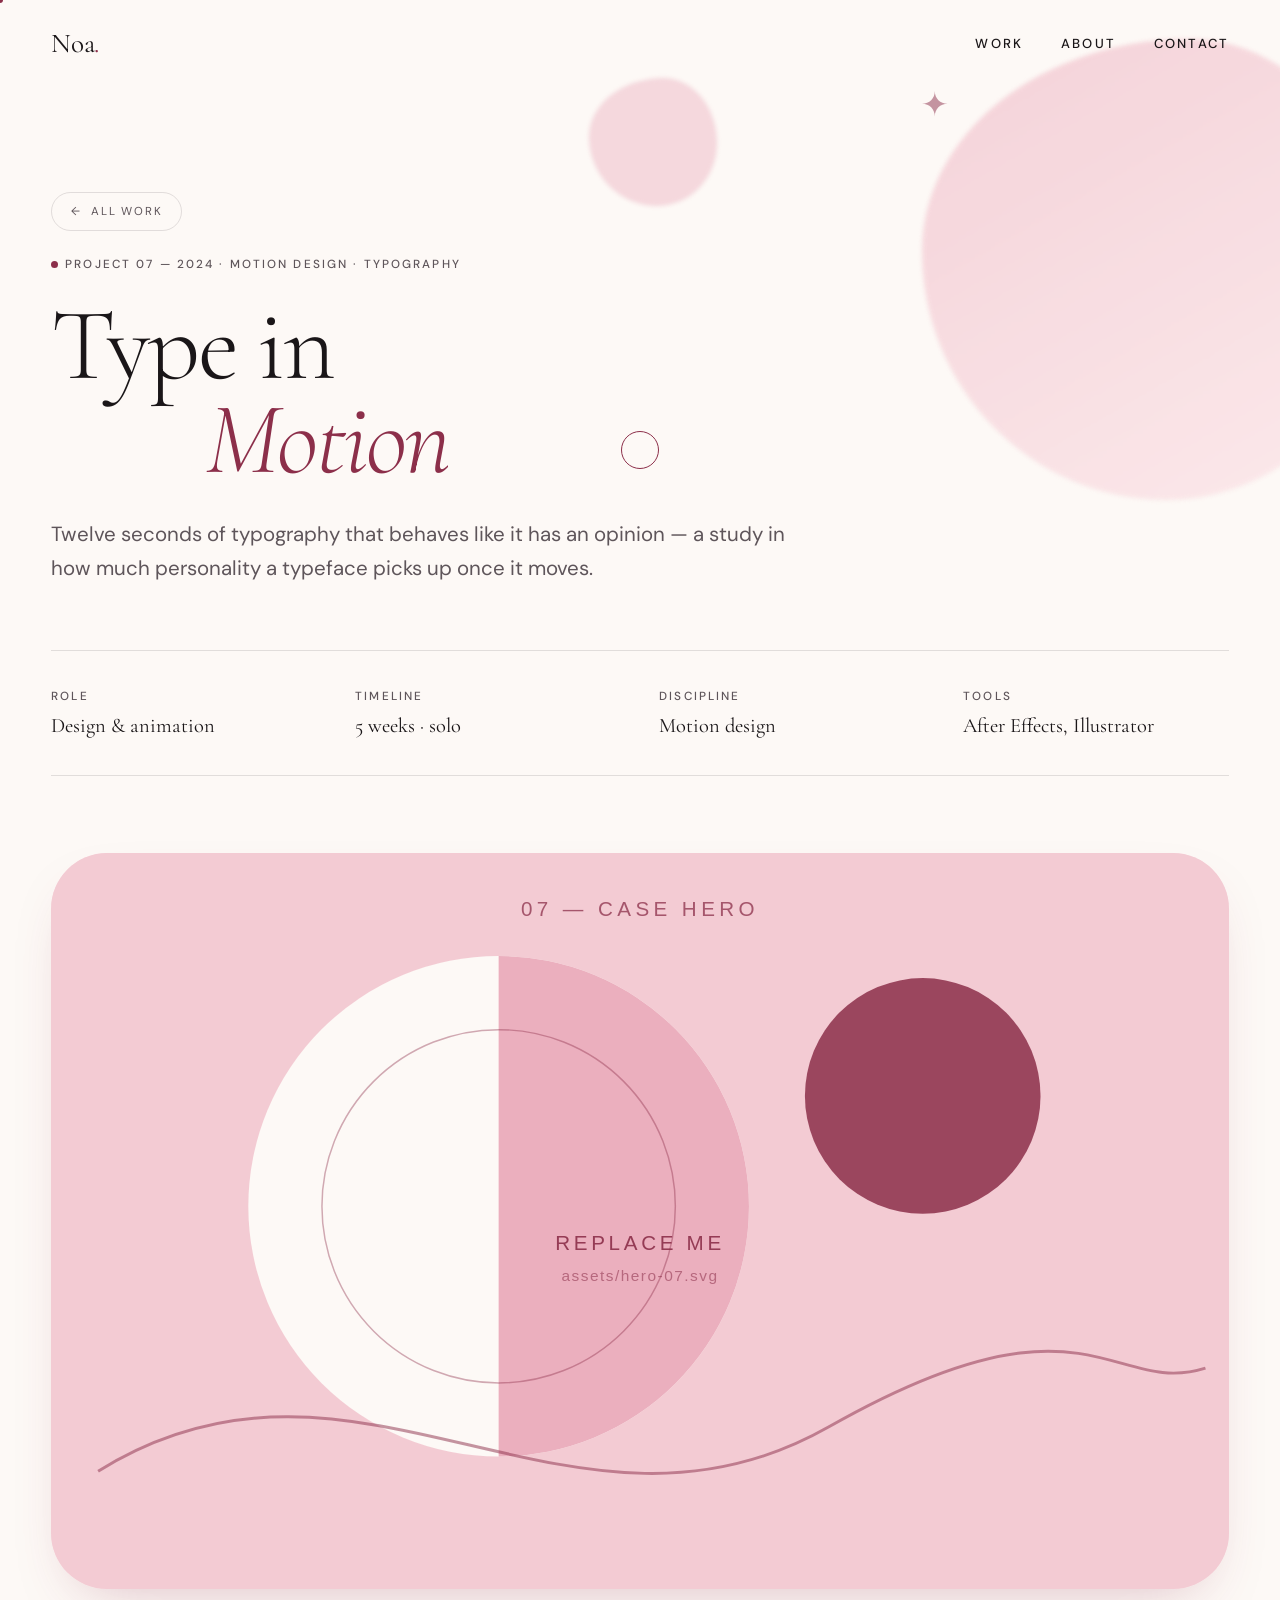
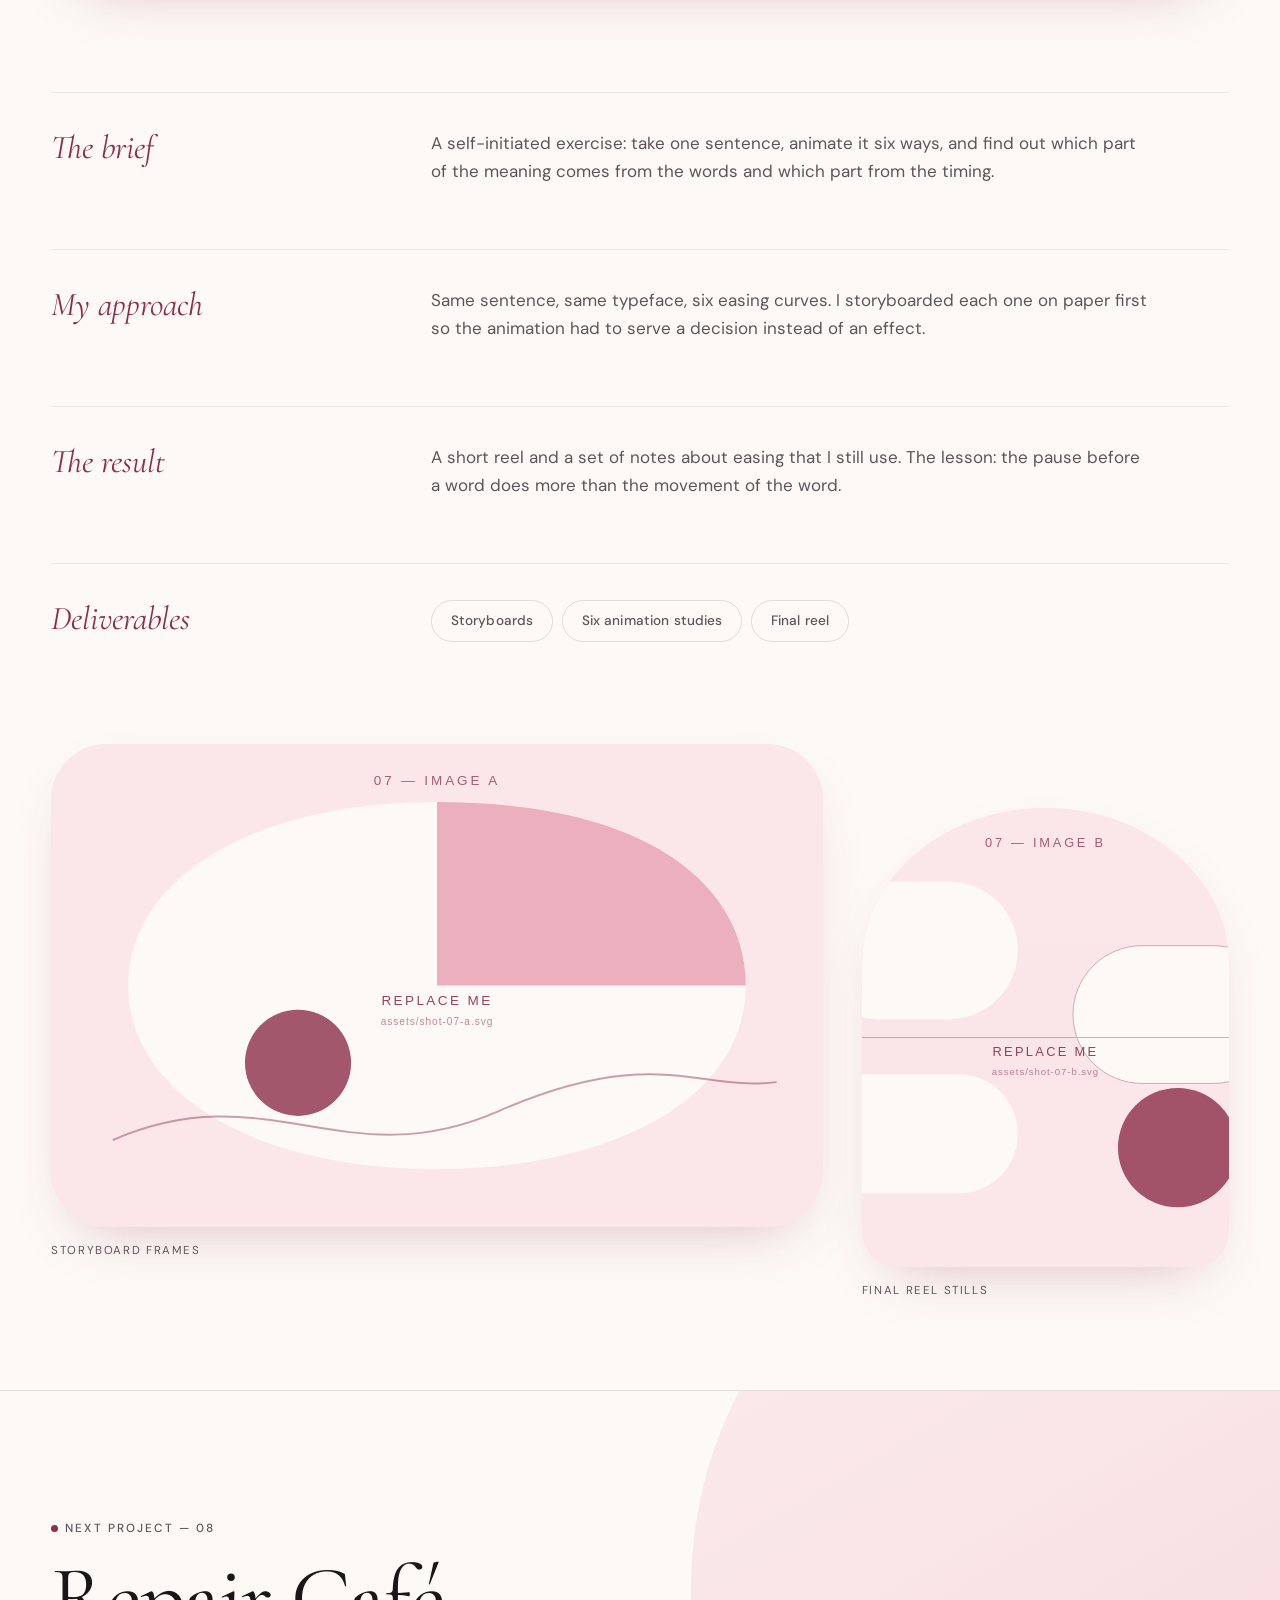
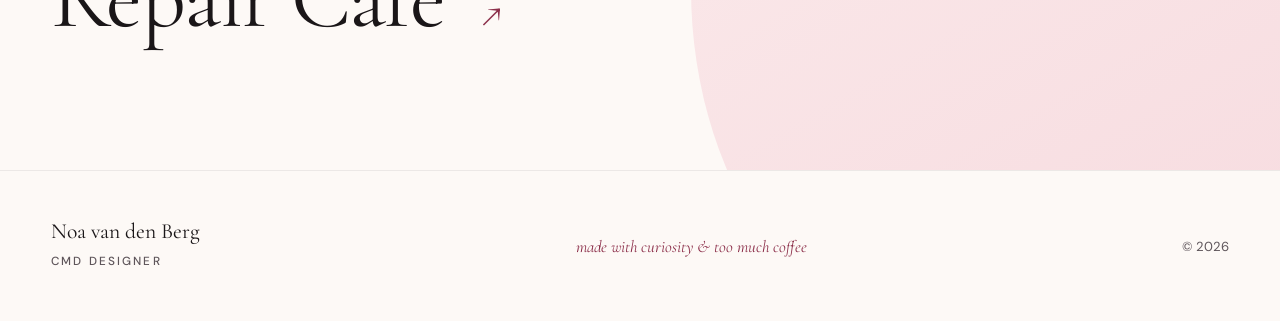
<file: 07-type-in-motion.html>
<!DOCTYPE html>
<html lang="en" class="no-js">
<head>
<meta charset="UTF-8">
<meta name="viewport" content="width=device-width, initial-scale=1">
<title>Type in Motion — Noa van den Berg</title>
<meta name="description" content="Twelve seconds of typography that behaves like it has an opinion — a study in how much personality a typeface picks up once it moves.">
<link rel="icon" href="assets/favicon.svg" type="image/svg+xml">

<link rel="preconnect" href="https://fonts.googleapis.com">
<link rel="preconnect" href="https://fonts.gstatic.com" crossorigin>
<link href="https://fonts.googleapis.com/css2?family=Cormorant+Garamond:ital,wght@0,300;0,400;0,500;0,600;1,300;1,400;1,500&family=DM+Sans:ital,opsz,wght@0,9..40,300;0,9..40,400;0,9..40,500;1,9..40,400&display=swap" rel="stylesheet">
<link rel="stylesheet" href="style.css">
<script>document.documentElement.classList.remove('no-js');document.documentElement.classList.add('js');</script>
</head>
<body>

<!-- CUSTOM CURSOR -->
<div class="cursor" id="cursor" aria-hidden="true">
  <span class="cursor__label"></span>
</div>
<div class="cursor-dot" id="cursorDot" aria-hidden="true"></div>

<a class="skip-link" href="#case">Skip to content</a>

<header class="nav" id="nav">
  <div class="nav__inner">
    <a href="index.html" class="nav__logo" data-cursor="hide">Noa<span class="dot-accent">.</span></a>

    <nav class="nav__links" aria-label="Main">
      <a href="index.html#work" data-cursor="hide">Work</a>
      <a href="index.html#about" data-cursor="hide">About</a>
      <a href="index.html#contact" data-cursor="hide">Contact</a>
    </nav>

    <button class="nav__toggle" id="navToggle" aria-expanded="false" aria-controls="mobileMenu" aria-label="Open menu">
      <span></span><span></span>
    </button>
  </div>
</header>

<div class="menu" id="mobileMenu" hidden>
  <nav class="menu__links" aria-label="Mobile">
    <a href="index.html#work"><span>01</span> Work</a>
    <a href="index.html#about"><span>02</span> About</a>
    <a href="index.html#contact"><span>03</span> Contact</a>
  </nav>
  <div class="menu__foot">
    <a href="mailto:hello@noavandenberg.nl">hello@noavandenberg.nl</a>
    <p>Alkmaar / NL</p>
  </div>
</div>

<main>
<article class="case" id="case">

  <!-- ========== PROJECT HERO ========== -->
  <section class="p-hero">
    <div class="shapes" aria-hidden="true">
      <span class="blob blob--a" data-float="0.04"></span>
      <span class="blob blob--c" data-float="0.07"></span>
      <svg class="star star--c" data-float="0.11" viewBox="0 0 24 24"><path d="M12 0c0 7 5 12 12 12-7 0-12 5-12 12 0-7-5-12-12-12 7 0 12-5 12-12z"/></svg>
    </div>

    <div class="container p-hero__inner">
      <a href="index.html#work" class="back-link" data-cursor="hide"><span aria-hidden="true">←</span> All work</a>

      <p class="label" data-reveal><span class="pulse"></span> Project 07 — 2024 · Motion Design · Typography</p>

      <h1 class="p-title">
      <span class="line" data-reveal><span>Type in</span></span>
      <span class="line line--indent" data-reveal data-delay="80"><span><em>Motion</em></span></span>
      </h1>

      <p class="p-lead" data-reveal data-delay="160">Twelve seconds of typography that behaves like it has an opinion — a study in how much personality a typeface picks up once it moves.</p>
    </div>
  </section>

  <div class="container">

    <!-- ========== META ========== -->
    <div class="p-meta" data-reveal>
      <div><span class="label">Role</span><p>Design &amp; animation</p></div>
      <div><span class="label">Timeline</span><p>5 weeks · solo</p></div>
      <div><span class="label">Discipline</span><p>Motion design</p></div>
      <div><span class="label">Tools</span><p>After Effects, Illustrator</p></div>
    </div>

    <!-- ========== COVER ==========
         Vervang de src door je eigen afbeelding in /assets -->
    <figure class="p-cover" data-reveal data-delay="80">
      <img src="assets/hero-07.svg" alt="Hero image placeholder for the Type in Motion project">
    </figure>

    <!-- ========== TEKST ========== -->
    <div class="p-body">
      <section class="p-block" data-reveal>
        <h2>The brief</h2>
        <div><p>A self-initiated exercise: take one sentence, animate it six ways, and find out which part of the meaning comes from the words and which part from the timing.</p></div>
      </section>

      <section class="p-block" data-reveal>
        <h2>My approach</h2>
        <div><p>Same sentence, same typeface, six easing curves. I storyboarded each one on paper first so the animation had to serve a decision instead of an effect.</p></div>
      </section>

      <section class="p-block" data-reveal>
        <h2>The result</h2>
        <div><p>A short reel and a set of notes about easing that I still use. The lesson: the pause before a word does more than the movement of the word.</p></div>
      </section>

      <section class="p-block" data-reveal>
        <h2>Deliverables</h2>
        <div>
          <ul>
            <li class="pill pill--ghost">Storyboards</li>
            <li class="pill pill--ghost">Six animation studies</li>
            <li class="pill pill--ghost">Final reel</li>
          </ul>
        </div>
      </section>
    </div>

    <!-- ========== GALLERY ========== -->
    <div class="p-gallery">
      <figure class="p-shot p-shot--a" data-reveal>
        <span class="p-shot__frame">
          <img src="assets/shot-07-a.svg" alt="Image placeholder: Storyboard frames" loading="lazy">
        </span>
        <figcaption>Storyboard frames</figcaption>
      </figure>

      <figure class="p-shot p-shot--b" data-reveal data-delay="80">
        <span class="p-shot__frame">
          <img src="assets/shot-07-b.svg" alt="Image placeholder: Final reel stills" loading="lazy">
        </span>
        <figcaption>Final reel stills</figcaption>
      </figure>
    </div>

  </div>

  <!-- ========== VOLGEND PROJECT ========== -->
  <section class="p-next">
    <div class="p-next__blob" aria-hidden="true"></div>
    <div class="container p-next__inner">
      <p class="label" data-reveal><span class="pulse"></span> Next project — 08</p>
      <a href="08-repair-cafe.html" data-cursor="view" data-reveal data-delay="80">Repair Café <span aria-hidden="true">↗</span></a>
    </div>
  </section>

</article>
</main>

<footer class="footer">
  <div class="container footer__inner">
    <div class="footer__brand">
      <p class="footer__name">Noa van den Berg</p>
      <p class="label">CMD Designer</p>
    </div>
    <p class="footer__note">made with curiosity &amp; too much coffee</p>
    <p class="footer__copy">© <span id="year">2026</span></p>
  </div>
</footer>

<script src="script.js"></script>
</body>
</html>
</file>
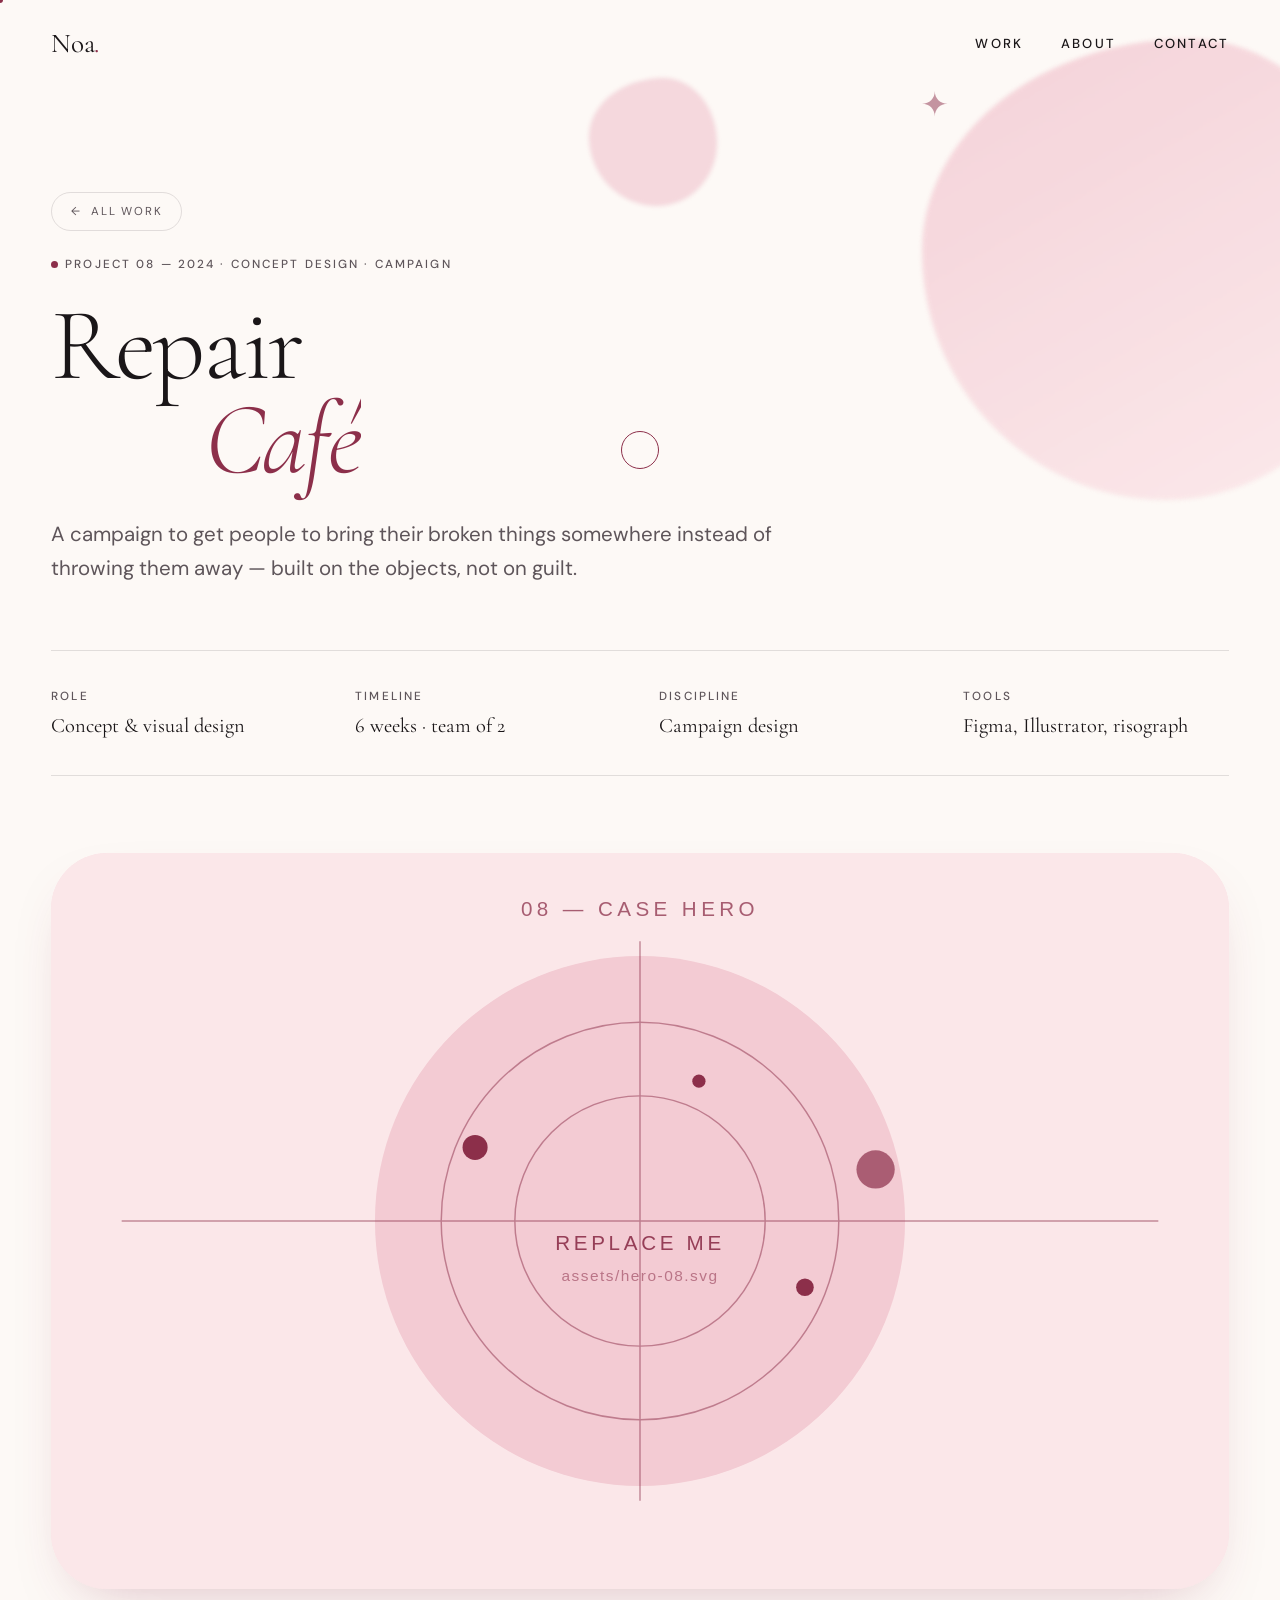
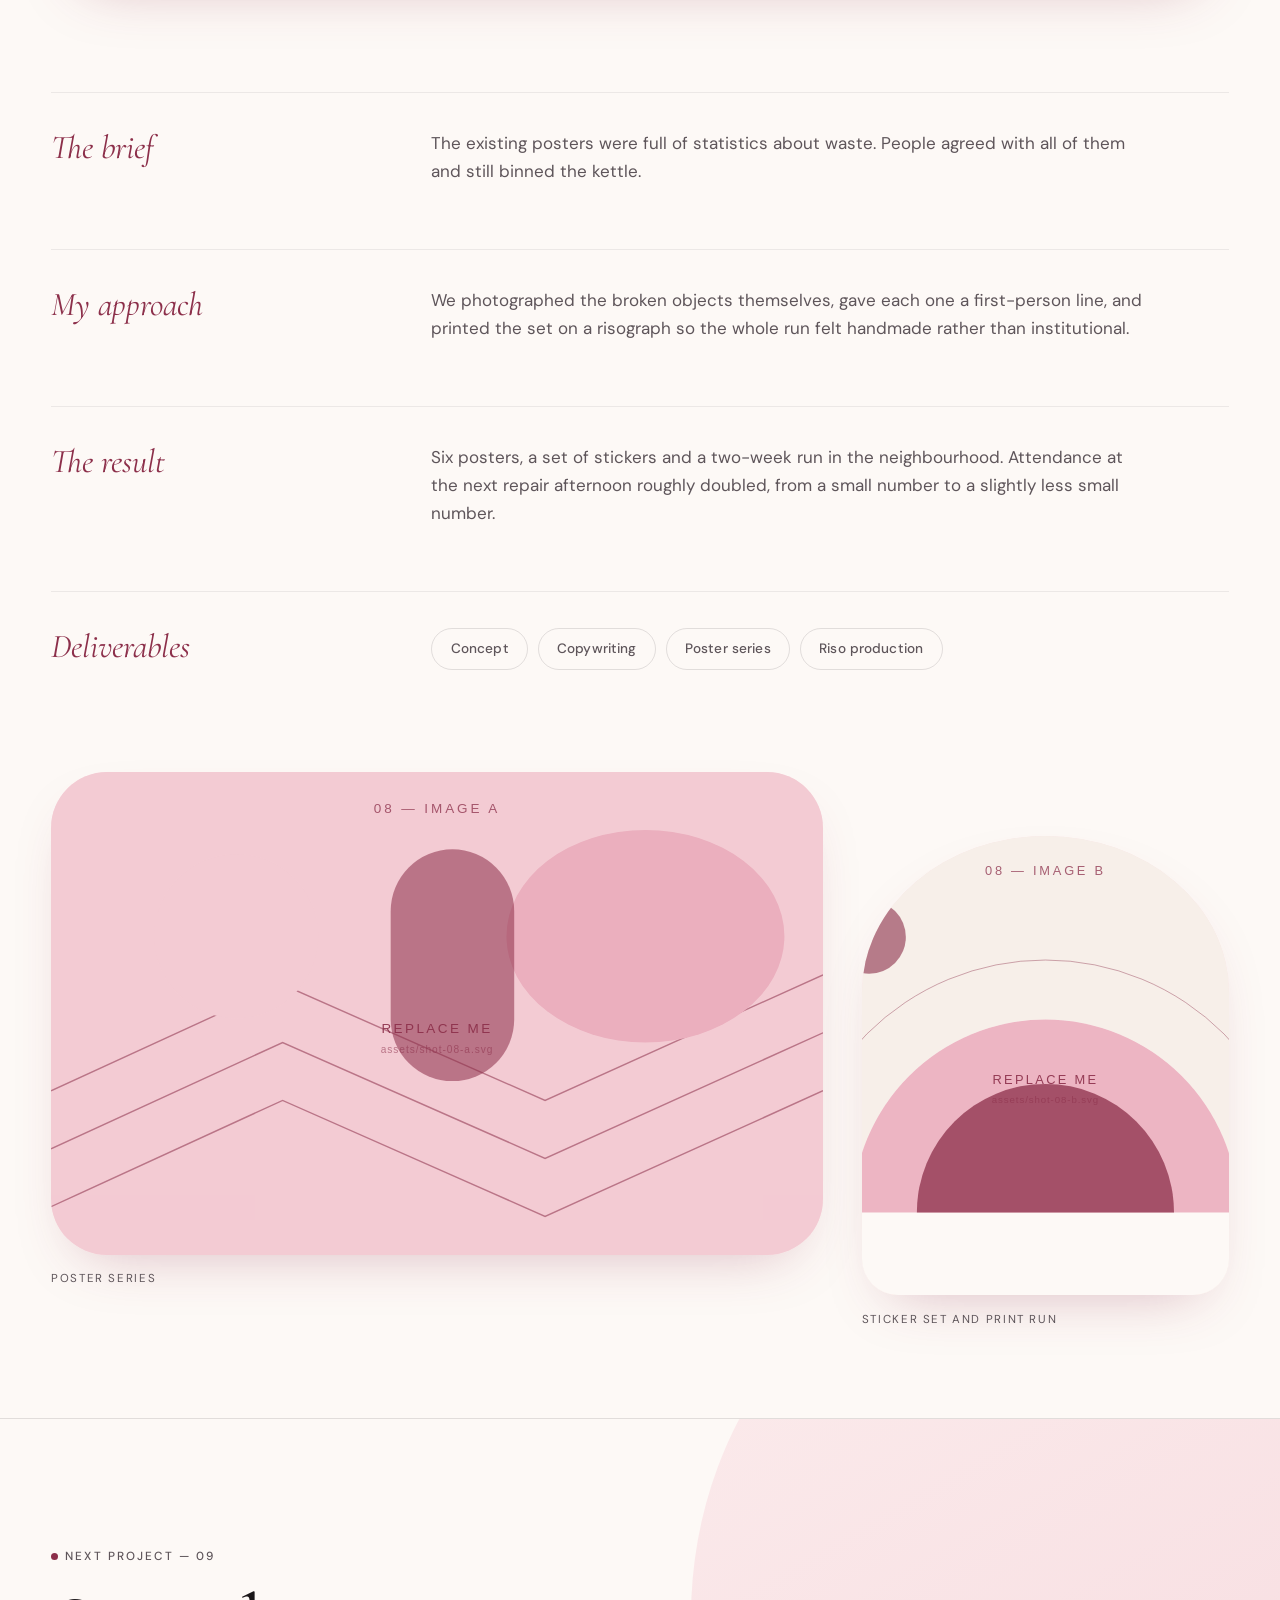
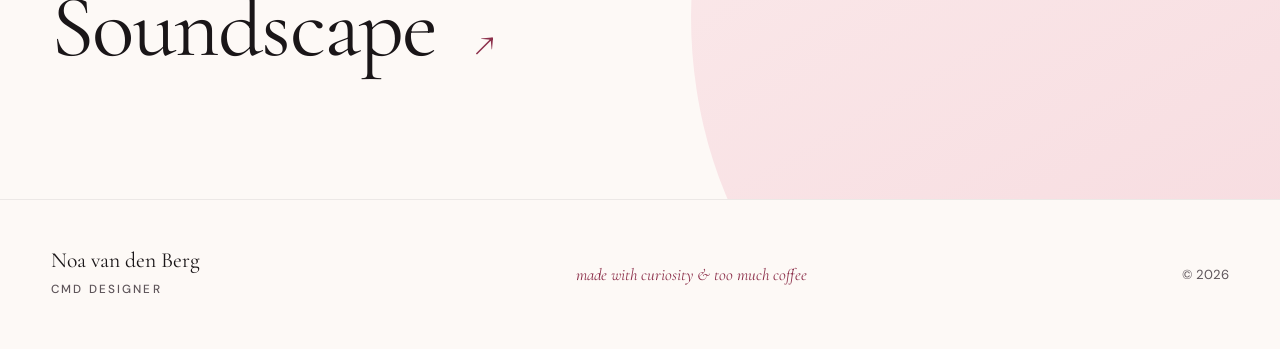
<file: 08-repair-cafe.html>
<!DOCTYPE html>
<html lang="en" class="no-js">
<head>
<meta charset="UTF-8">
<meta name="viewport" content="width=device-width, initial-scale=1">
<title>Repair Café — Noa van den Berg</title>
<meta name="description" content="A campaign to get people to bring their broken things somewhere instead of throwing them away — built on the objects, not on guilt.">
<link rel="icon" href="assets/favicon.svg" type="image/svg+xml">

<link rel="preconnect" href="https://fonts.googleapis.com">
<link rel="preconnect" href="https://fonts.gstatic.com" crossorigin>
<link href="https://fonts.googleapis.com/css2?family=Cormorant+Garamond:ital,wght@0,300;0,400;0,500;0,600;1,300;1,400;1,500&family=DM+Sans:ital,opsz,wght@0,9..40,300;0,9..40,400;0,9..40,500;1,9..40,400&display=swap" rel="stylesheet">
<link rel="stylesheet" href="style.css">
<script>document.documentElement.classList.remove('no-js');document.documentElement.classList.add('js');</script>
</head>
<body>

<!-- CUSTOM CURSOR -->
<div class="cursor" id="cursor" aria-hidden="true">
  <span class="cursor__label"></span>
</div>
<div class="cursor-dot" id="cursorDot" aria-hidden="true"></div>

<a class="skip-link" href="#case">Skip to content</a>

<header class="nav" id="nav">
  <div class="nav__inner">
    <a href="index.html" class="nav__logo" data-cursor="hide">Noa<span class="dot-accent">.</span></a>

    <nav class="nav__links" aria-label="Main">
      <a href="index.html#work" data-cursor="hide">Work</a>
      <a href="index.html#about" data-cursor="hide">About</a>
      <a href="index.html#contact" data-cursor="hide">Contact</a>
    </nav>

    <button class="nav__toggle" id="navToggle" aria-expanded="false" aria-controls="mobileMenu" aria-label="Open menu">
      <span></span><span></span>
    </button>
  </div>
</header>

<div class="menu" id="mobileMenu" hidden>
  <nav class="menu__links" aria-label="Mobile">
    <a href="index.html#work"><span>01</span> Work</a>
    <a href="index.html#about"><span>02</span> About</a>
    <a href="index.html#contact"><span>03</span> Contact</a>
  </nav>
  <div class="menu__foot">
    <a href="mailto:hello@noavandenberg.nl">hello@noavandenberg.nl</a>
    <p>Alkmaar / NL</p>
  </div>
</div>

<main>
<article class="case" id="case">

  <!-- ========== PROJECT HERO ========== -->
  <section class="p-hero">
    <div class="shapes" aria-hidden="true">
      <span class="blob blob--a" data-float="0.04"></span>
      <span class="blob blob--c" data-float="0.07"></span>
      <svg class="star star--c" data-float="0.11" viewBox="0 0 24 24"><path d="M12 0c0 7 5 12 12 12-7 0-12 5-12 12 0-7-5-12-12-12 7 0 12-5 12-12z"/></svg>
    </div>

    <div class="container p-hero__inner">
      <a href="index.html#work" class="back-link" data-cursor="hide"><span aria-hidden="true">←</span> All work</a>

      <p class="label" data-reveal><span class="pulse"></span> Project 08 — 2024 · Concept Design · Campaign</p>

      <h1 class="p-title">
      <span class="line" data-reveal><span>Repair</span></span>
      <span class="line line--indent" data-reveal data-delay="80"><span><em>Café</em></span></span>
      </h1>

      <p class="p-lead" data-reveal data-delay="160">A campaign to get people to bring their broken things somewhere instead of throwing them away — built on the objects, not on guilt.</p>
    </div>
  </section>

  <div class="container">

    <!-- ========== META ========== -->
    <div class="p-meta" data-reveal>
      <div><span class="label">Role</span><p>Concept &amp; visual design</p></div>
      <div><span class="label">Timeline</span><p>6 weeks · team of 2</p></div>
      <div><span class="label">Discipline</span><p>Campaign design</p></div>
      <div><span class="label">Tools</span><p>Figma, Illustrator, risograph</p></div>
    </div>

    <!-- ========== COVER ==========
         Vervang de src door je eigen afbeelding in /assets -->
    <figure class="p-cover" data-reveal data-delay="80">
      <img src="assets/hero-08.svg" alt="Hero image placeholder for the Repair Café project">
    </figure>

    <!-- ========== TEKST ========== -->
    <div class="p-body">
      <section class="p-block" data-reveal>
        <h2>The brief</h2>
        <div><p>The existing posters were full of statistics about waste. People agreed with all of them and still binned the kettle.</p></div>
      </section>

      <section class="p-block" data-reveal>
        <h2>My approach</h2>
        <div><p>We photographed the broken objects themselves, gave each one a first-person line, and printed the set on a risograph so the whole run felt handmade rather than institutional.</p></div>
      </section>

      <section class="p-block" data-reveal>
        <h2>The result</h2>
        <div><p>Six posters, a set of stickers and a two-week run in the neighbourhood. Attendance at the next repair afternoon roughly doubled, from a small number to a slightly less small number.</p></div>
      </section>

      <section class="p-block" data-reveal>
        <h2>Deliverables</h2>
        <div>
          <ul>
            <li class="pill pill--ghost">Concept</li>
            <li class="pill pill--ghost">Copywriting</li>
            <li class="pill pill--ghost">Poster series</li>
            <li class="pill pill--ghost">Riso production</li>
          </ul>
        </div>
      </section>
    </div>

    <!-- ========== GALLERY ========== -->
    <div class="p-gallery">
      <figure class="p-shot p-shot--a" data-reveal>
        <span class="p-shot__frame">
          <img src="assets/shot-08-a.svg" alt="Image placeholder: Poster series" loading="lazy">
        </span>
        <figcaption>Poster series</figcaption>
      </figure>

      <figure class="p-shot p-shot--b" data-reveal data-delay="80">
        <span class="p-shot__frame">
          <img src="assets/shot-08-b.svg" alt="Image placeholder: Sticker set and print run" loading="lazy">
        </span>
        <figcaption>Sticker set and print run</figcaption>
      </figure>
    </div>

  </div>

  <!-- ========== VOLGEND PROJECT ========== -->
  <section class="p-next">
    <div class="p-next__blob" aria-hidden="true"></div>
    <div class="container p-next__inner">
      <p class="label" data-reveal><span class="pulse"></span> Next project — 09</p>
      <a href="09-soundscape.html" data-cursor="view" data-reveal data-delay="80">Soundscape <span aria-hidden="true">↗</span></a>
    </div>
  </section>

</article>
</main>

<footer class="footer">
  <div class="container footer__inner">
    <div class="footer__brand">
      <p class="footer__name">Noa van den Berg</p>
      <p class="label">CMD Designer</p>
    </div>
    <p class="footer__note">made with curiosity &amp; too much coffee</p>
    <p class="footer__copy">© <span id="year">2026</span></p>
  </div>
</footer>

<script src="script.js"></script>
</body>
</html>
</file>
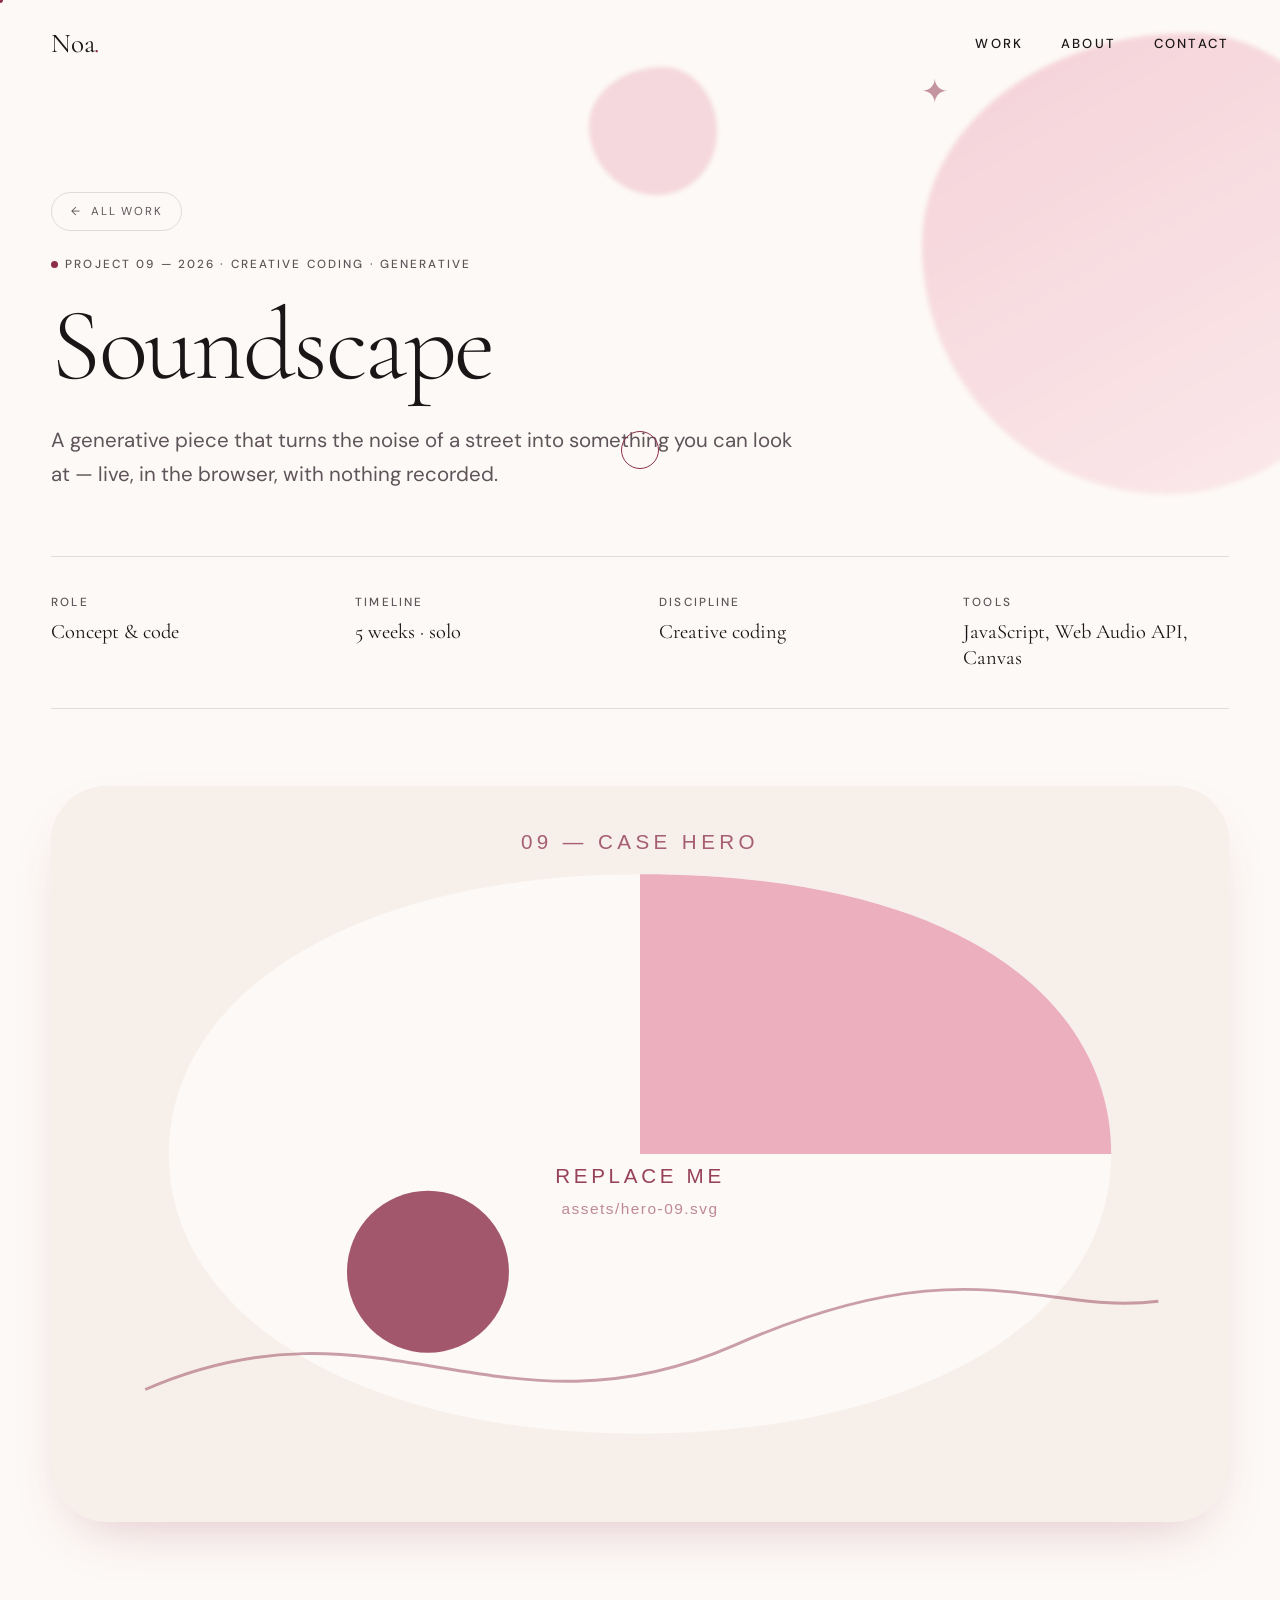
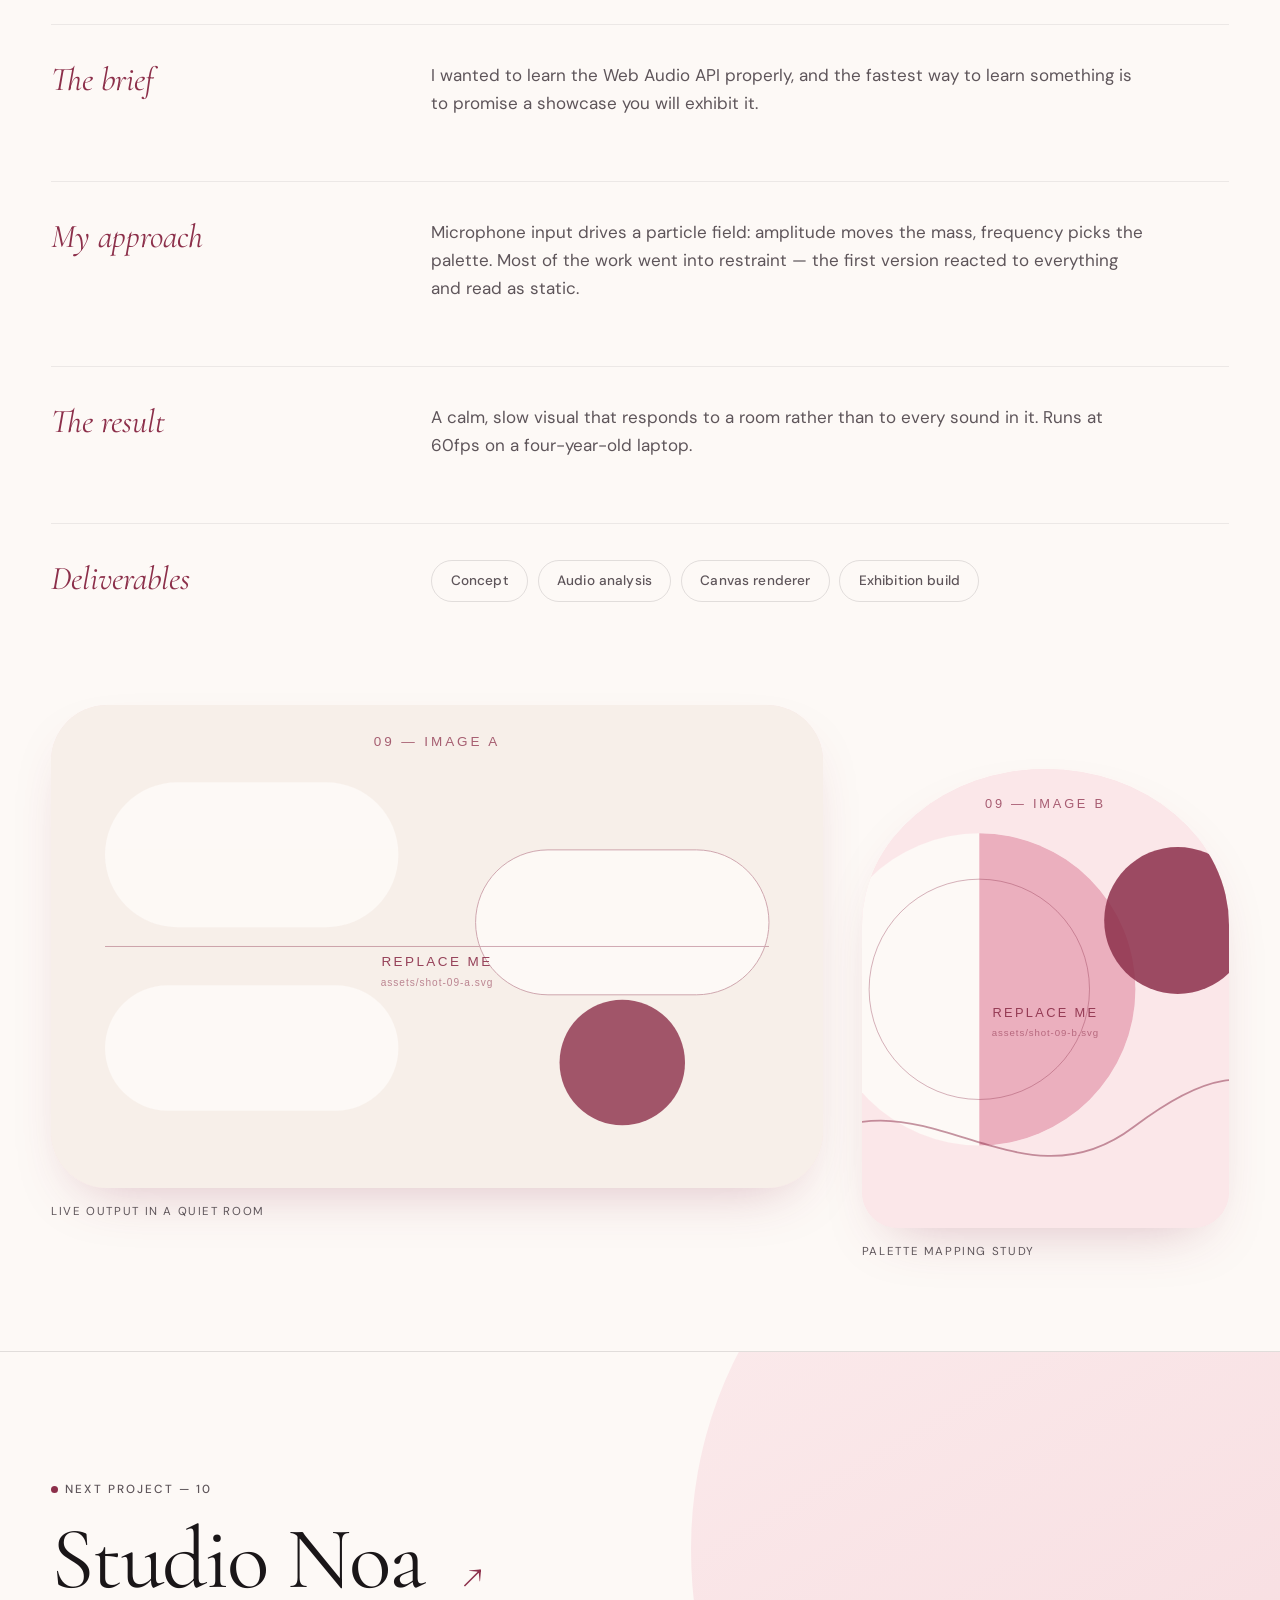
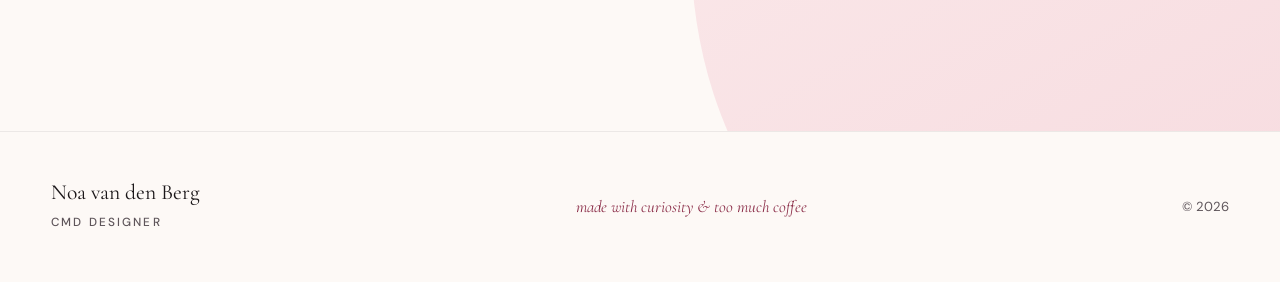
<file: 09-soundscape.html>
<!DOCTYPE html>
<html lang="en" class="no-js">
<head>
<meta charset="UTF-8">
<meta name="viewport" content="width=device-width, initial-scale=1">
<title>Soundscape — Noa van den Berg</title>
<meta name="description" content="A generative piece that turns the noise of a street into something you can look at — live, in the browser, with nothing recorded.">
<link rel="icon" href="assets/favicon.svg" type="image/svg+xml">

<link rel="preconnect" href="https://fonts.googleapis.com">
<link rel="preconnect" href="https://fonts.gstatic.com" crossorigin>
<link href="https://fonts.googleapis.com/css2?family=Cormorant+Garamond:ital,wght@0,300;0,400;0,500;0,600;1,300;1,400;1,500&family=DM+Sans:ital,opsz,wght@0,9..40,300;0,9..40,400;0,9..40,500;1,9..40,400&display=swap" rel="stylesheet">
<link rel="stylesheet" href="style.css">
<script>document.documentElement.classList.remove('no-js');document.documentElement.classList.add('js');</script>
</head>
<body>

<!-- CUSTOM CURSOR -->
<div class="cursor" id="cursor" aria-hidden="true">
  <span class="cursor__label"></span>
</div>
<div class="cursor-dot" id="cursorDot" aria-hidden="true"></div>

<a class="skip-link" href="#case">Skip to content</a>

<header class="nav" id="nav">
  <div class="nav__inner">
    <a href="index.html" class="nav__logo" data-cursor="hide">Noa<span class="dot-accent">.</span></a>

    <nav class="nav__links" aria-label="Main">
      <a href="index.html#work" data-cursor="hide">Work</a>
      <a href="index.html#about" data-cursor="hide">About</a>
      <a href="index.html#contact" data-cursor="hide">Contact</a>
    </nav>

    <button class="nav__toggle" id="navToggle" aria-expanded="false" aria-controls="mobileMenu" aria-label="Open menu">
      <span></span><span></span>
    </button>
  </div>
</header>

<div class="menu" id="mobileMenu" hidden>
  <nav class="menu__links" aria-label="Mobile">
    <a href="index.html#work"><span>01</span> Work</a>
    <a href="index.html#about"><span>02</span> About</a>
    <a href="index.html#contact"><span>03</span> Contact</a>
  </nav>
  <div class="menu__foot">
    <a href="mailto:hello@noavandenberg.nl">hello@noavandenberg.nl</a>
    <p>Alkmaar / NL</p>
  </div>
</div>

<main>
<article class="case" id="case">

  <!-- ========== PROJECT HERO ========== -->
  <section class="p-hero">
    <div class="shapes" aria-hidden="true">
      <span class="blob blob--a" data-float="0.04"></span>
      <span class="blob blob--c" data-float="0.07"></span>
      <svg class="star star--c" data-float="0.11" viewBox="0 0 24 24"><path d="M12 0c0 7 5 12 12 12-7 0-12 5-12 12 0-7-5-12-12-12 7 0 12-5 12-12z"/></svg>
    </div>

    <div class="container p-hero__inner">
      <a href="index.html#work" class="back-link" data-cursor="hide"><span aria-hidden="true">←</span> All work</a>

      <p class="label" data-reveal><span class="pulse"></span> Project 09 — 2026 · Creative Coding · Generative</p>

      <h1 class="p-title">
      <span class="line" data-reveal><span>Soundscape</span></span>
      </h1>

      <p class="p-lead" data-reveal data-delay="160">A generative piece that turns the noise of a street into something you can look at — live, in the browser, with nothing recorded.</p>
    </div>
  </section>

  <div class="container">

    <!-- ========== META ========== -->
    <div class="p-meta" data-reveal>
      <div><span class="label">Role</span><p>Concept &amp; code</p></div>
      <div><span class="label">Timeline</span><p>5 weeks · solo</p></div>
      <div><span class="label">Discipline</span><p>Creative coding</p></div>
      <div><span class="label">Tools</span><p>JavaScript, Web Audio API, Canvas</p></div>
    </div>

    <!-- ========== COVER ==========
         Vervang de src door je eigen afbeelding in /assets -->
    <figure class="p-cover" data-reveal data-delay="80">
      <img src="assets/hero-09.svg" alt="Hero image placeholder for the Soundscape project">
    </figure>

    <!-- ========== TEKST ========== -->
    <div class="p-body">
      <section class="p-block" data-reveal>
        <h2>The brief</h2>
        <div><p>I wanted to learn the Web Audio API properly, and the fastest way to learn something is to promise a showcase you will exhibit it.</p></div>
      </section>

      <section class="p-block" data-reveal>
        <h2>My approach</h2>
        <div><p>Microphone input drives a particle field: amplitude moves the mass, frequency picks the palette. Most of the work went into restraint — the first version reacted to everything and read as static.</p></div>
      </section>

      <section class="p-block" data-reveal>
        <h2>The result</h2>
        <div><p>A calm, slow visual that responds to a room rather than to every sound in it. Runs at 60fps on a four-year-old laptop.</p></div>
      </section>

      <section class="p-block" data-reveal>
        <h2>Deliverables</h2>
        <div>
          <ul>
            <li class="pill pill--ghost">Concept</li>
            <li class="pill pill--ghost">Audio analysis</li>
            <li class="pill pill--ghost">Canvas renderer</li>
            <li class="pill pill--ghost">Exhibition build</li>
          </ul>
        </div>
      </section>
    </div>

    <!-- ========== GALLERY ========== -->
    <div class="p-gallery">
      <figure class="p-shot p-shot--a" data-reveal>
        <span class="p-shot__frame">
          <img src="assets/shot-09-a.svg" alt="Image placeholder: Live output in a quiet room" loading="lazy">
        </span>
        <figcaption>Live output in a quiet room</figcaption>
      </figure>

      <figure class="p-shot p-shot--b" data-reveal data-delay="80">
        <span class="p-shot__frame">
          <img src="assets/shot-09-b.svg" alt="Image placeholder: Palette mapping study" loading="lazy">
        </span>
        <figcaption>Palette mapping study</figcaption>
      </figure>
    </div>

  </div>

  <!-- ========== VOLGEND PROJECT ========== -->
  <section class="p-next">
    <div class="p-next__blob" aria-hidden="true"></div>
    <div class="container p-next__inner">
      <p class="label" data-reveal><span class="pulse"></span> Next project — 10</p>
      <a href="10-studio-noa.html" data-cursor="view" data-reveal data-delay="80">Studio Noa <span aria-hidden="true">↗</span></a>
    </div>
  </section>

</article>
</main>

<footer class="footer">
  <div class="container footer__inner">
    <div class="footer__brand">
      <p class="footer__name">Noa van den Berg</p>
      <p class="label">CMD Designer</p>
    </div>
    <p class="footer__note">made with curiosity &amp; too much coffee</p>
    <p class="footer__copy">© <span id="year">2026</span></p>
  </div>
</footer>

<script src="script.js"></script>
</body>
</html>
</file>
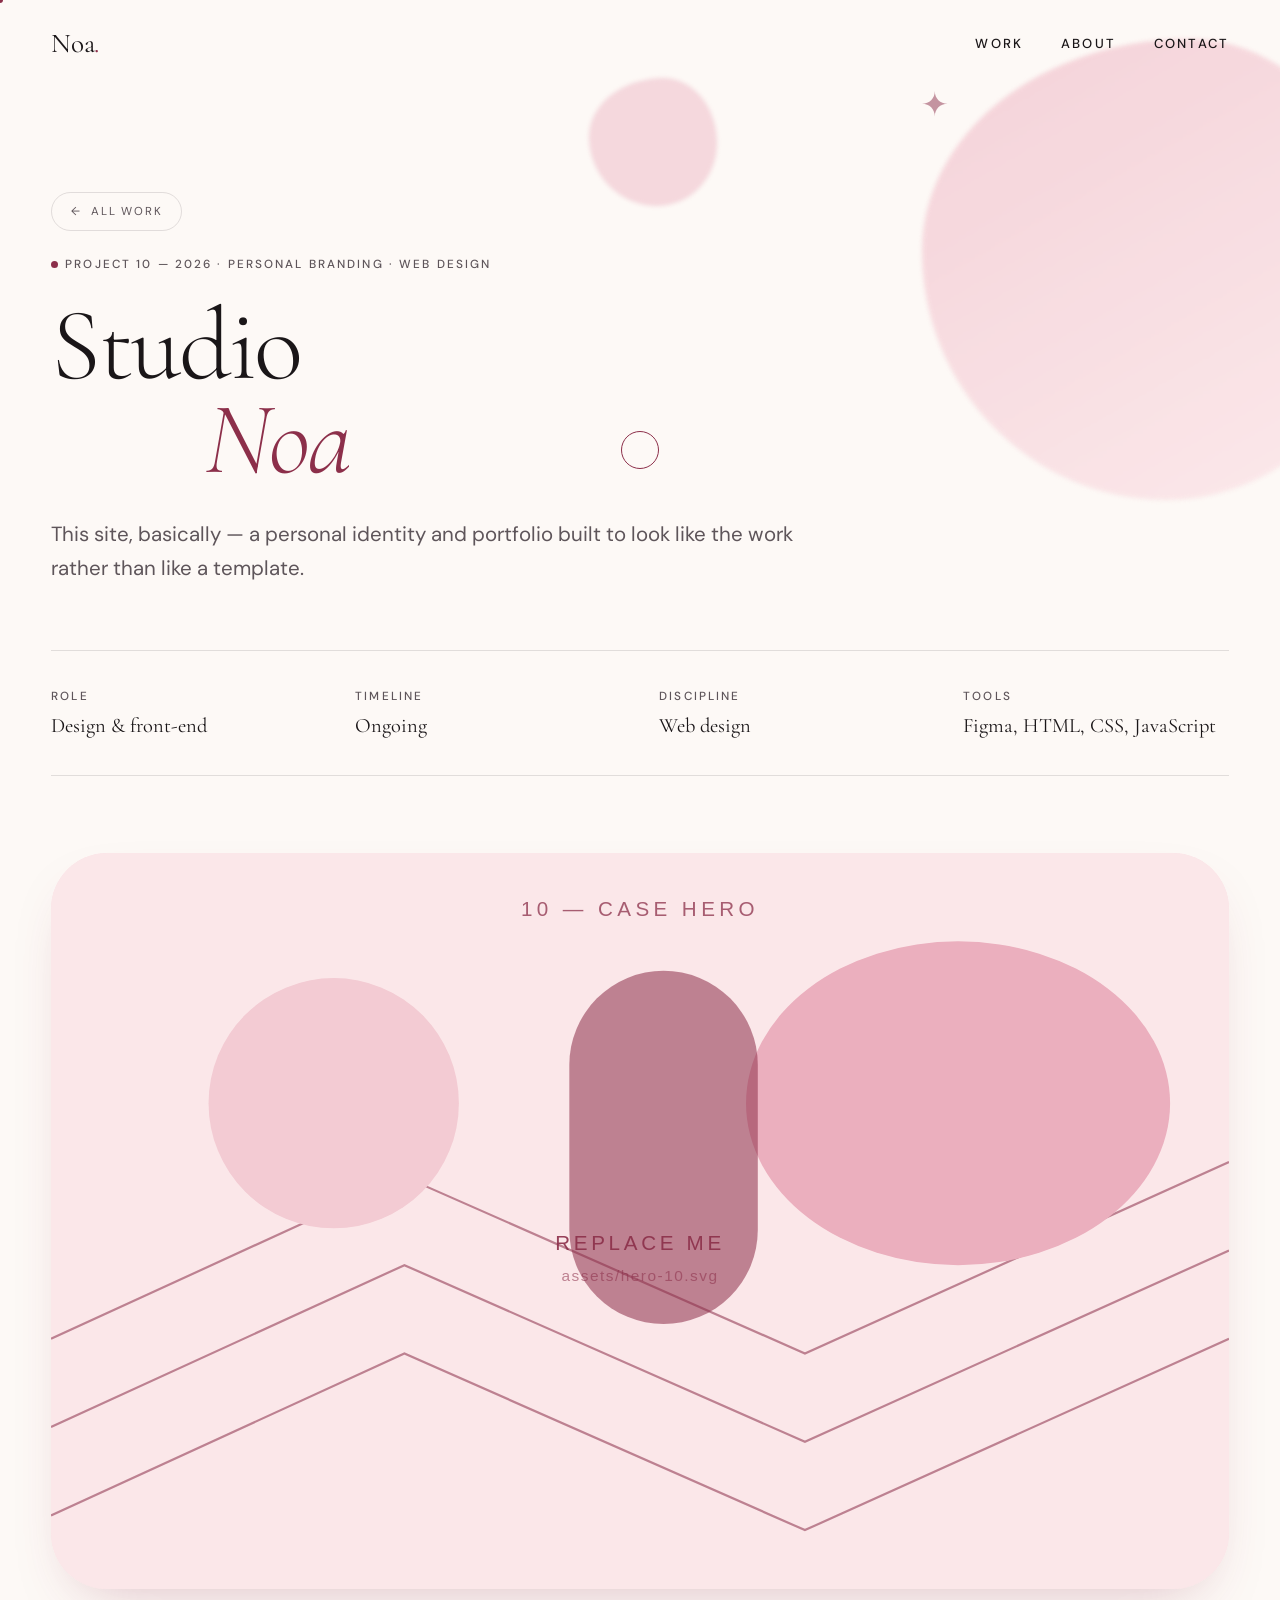
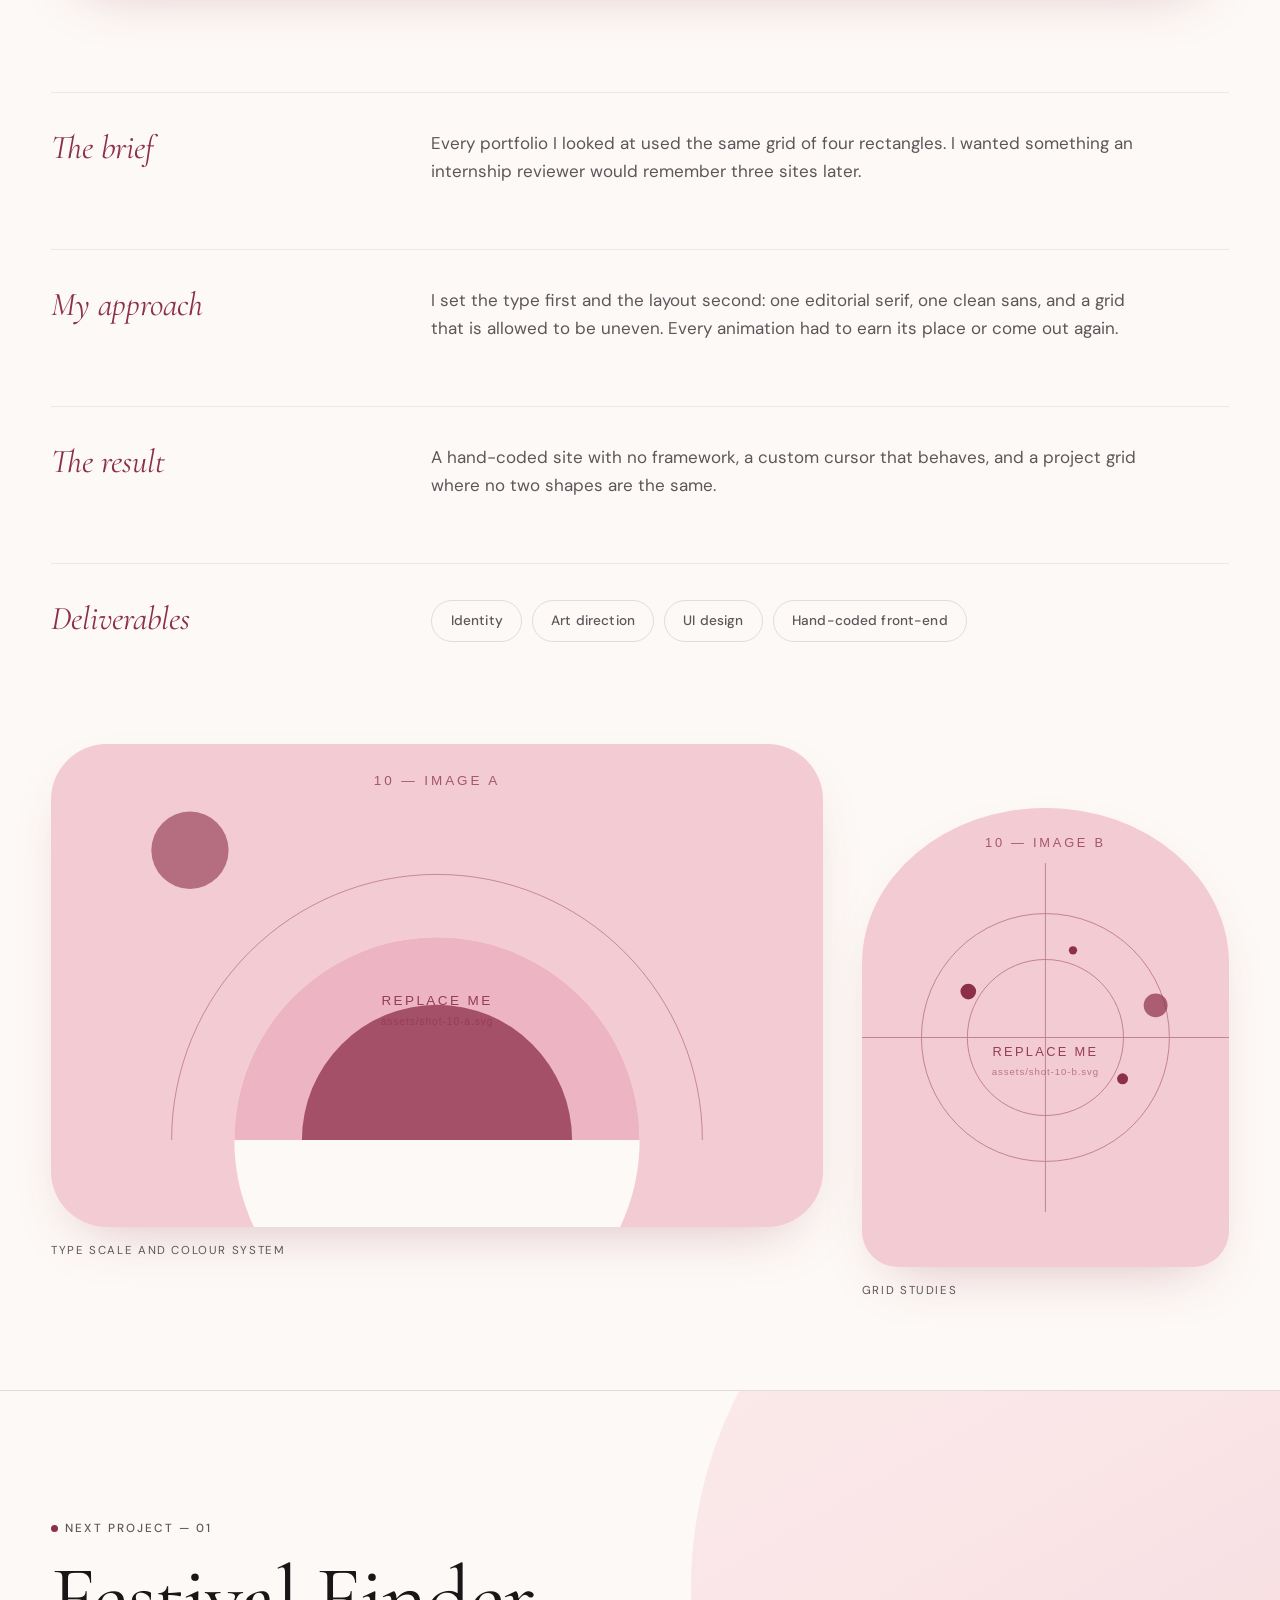
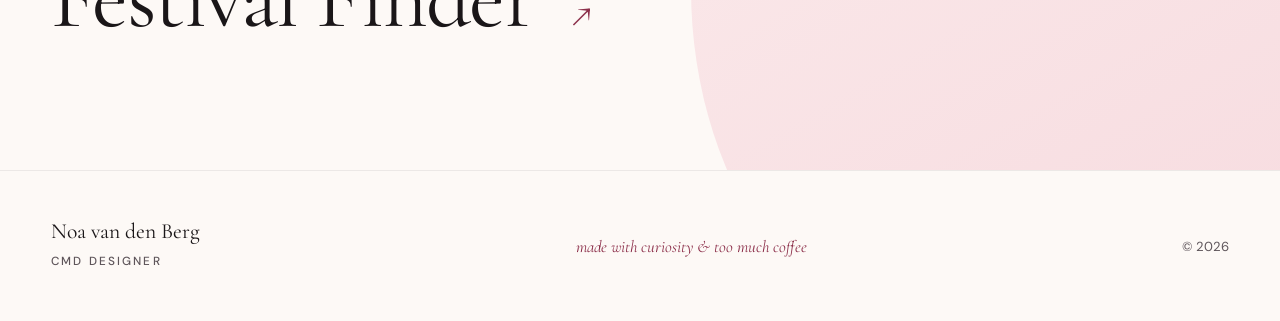
<file: 10-studio-noa.html>
<!DOCTYPE html>
<html lang="en" class="no-js">
<head>
<meta charset="UTF-8">
<meta name="viewport" content="width=device-width, initial-scale=1">
<title>Studio Noa — Noa van den Berg</title>
<meta name="description" content="This site, basically — a personal identity and portfolio built to look like the work rather than like a template.">
<link rel="icon" href="assets/favicon.svg" type="image/svg+xml">

<link rel="preconnect" href="https://fonts.googleapis.com">
<link rel="preconnect" href="https://fonts.gstatic.com" crossorigin>
<link href="https://fonts.googleapis.com/css2?family=Cormorant+Garamond:ital,wght@0,300;0,400;0,500;0,600;1,300;1,400;1,500&family=DM+Sans:ital,opsz,wght@0,9..40,300;0,9..40,400;0,9..40,500;1,9..40,400&display=swap" rel="stylesheet">
<link rel="stylesheet" href="style.css">
<script>document.documentElement.classList.remove('no-js');document.documentElement.classList.add('js');</script>
</head>
<body>

<!-- CUSTOM CURSOR -->
<div class="cursor" id="cursor" aria-hidden="true">
  <span class="cursor__label"></span>
</div>
<div class="cursor-dot" id="cursorDot" aria-hidden="true"></div>

<a class="skip-link" href="#case">Skip to content</a>

<header class="nav" id="nav">
  <div class="nav__inner">
    <a href="index.html" class="nav__logo" data-cursor="hide">Noa<span class="dot-accent">.</span></a>

    <nav class="nav__links" aria-label="Main">
      <a href="index.html#work" data-cursor="hide">Work</a>
      <a href="index.html#about" data-cursor="hide">About</a>
      <a href="index.html#contact" data-cursor="hide">Contact</a>
    </nav>

    <button class="nav__toggle" id="navToggle" aria-expanded="false" aria-controls="mobileMenu" aria-label="Open menu">
      <span></span><span></span>
    </button>
  </div>
</header>

<div class="menu" id="mobileMenu" hidden>
  <nav class="menu__links" aria-label="Mobile">
    <a href="index.html#work"><span>01</span> Work</a>
    <a href="index.html#about"><span>02</span> About</a>
    <a href="index.html#contact"><span>03</span> Contact</a>
  </nav>
  <div class="menu__foot">
    <a href="mailto:hello@noavandenberg.nl">hello@noavandenberg.nl</a>
    <p>Alkmaar / NL</p>
  </div>
</div>

<main>
<article class="case" id="case">

  <!-- ========== PROJECT HERO ========== -->
  <section class="p-hero">
    <div class="shapes" aria-hidden="true">
      <span class="blob blob--a" data-float="0.04"></span>
      <span class="blob blob--c" data-float="0.07"></span>
      <svg class="star star--c" data-float="0.11" viewBox="0 0 24 24"><path d="M12 0c0 7 5 12 12 12-7 0-12 5-12 12 0-7-5-12-12-12 7 0 12-5 12-12z"/></svg>
    </div>

    <div class="container p-hero__inner">
      <a href="index.html#work" class="back-link" data-cursor="hide"><span aria-hidden="true">←</span> All work</a>

      <p class="label" data-reveal><span class="pulse"></span> Project 10 — 2026 · Personal Branding · Web Design</p>

      <h1 class="p-title">
      <span class="line" data-reveal><span>Studio</span></span>
      <span class="line line--indent" data-reveal data-delay="80"><span><em>Noa</em></span></span>
      </h1>

      <p class="p-lead" data-reveal data-delay="160">This site, basically — a personal identity and portfolio built to look like the work rather than like a template.</p>
    </div>
  </section>

  <div class="container">

    <!-- ========== META ========== -->
    <div class="p-meta" data-reveal>
      <div><span class="label">Role</span><p>Design &amp; front-end</p></div>
      <div><span class="label">Timeline</span><p>Ongoing</p></div>
      <div><span class="label">Discipline</span><p>Web design</p></div>
      <div><span class="label">Tools</span><p>Figma, HTML, CSS, JavaScript</p></div>
    </div>

    <!-- ========== COVER ==========
         Vervang de src door je eigen afbeelding in /assets -->
    <figure class="p-cover" data-reveal data-delay="80">
      <img src="assets/hero-10.svg" alt="Hero image placeholder for the Studio Noa project">
    </figure>

    <!-- ========== TEKST ========== -->
    <div class="p-body">
      <section class="p-block" data-reveal>
        <h2>The brief</h2>
        <div><p>Every portfolio I looked at used the same grid of four rectangles. I wanted something an internship reviewer would remember three sites later.</p></div>
      </section>

      <section class="p-block" data-reveal>
        <h2>My approach</h2>
        <div><p>I set the type first and the layout second: one editorial serif, one clean sans, and a grid that is allowed to be uneven. Every animation had to earn its place or come out again.</p></div>
      </section>

      <section class="p-block" data-reveal>
        <h2>The result</h2>
        <div><p>A hand-coded site with no framework, a custom cursor that behaves, and a project grid where no two shapes are the same.</p></div>
      </section>

      <section class="p-block" data-reveal>
        <h2>Deliverables</h2>
        <div>
          <ul>
            <li class="pill pill--ghost">Identity</li>
            <li class="pill pill--ghost">Art direction</li>
            <li class="pill pill--ghost">UI design</li>
            <li class="pill pill--ghost">Hand-coded front-end</li>
          </ul>
        </div>
      </section>
    </div>

    <!-- ========== GALLERY ========== -->
    <div class="p-gallery">
      <figure class="p-shot p-shot--a" data-reveal>
        <span class="p-shot__frame">
          <img src="assets/shot-10-a.svg" alt="Image placeholder: Type scale and colour system" loading="lazy">
        </span>
        <figcaption>Type scale and colour system</figcaption>
      </figure>

      <figure class="p-shot p-shot--b" data-reveal data-delay="80">
        <span class="p-shot__frame">
          <img src="assets/shot-10-b.svg" alt="Image placeholder: Grid studies" loading="lazy">
        </span>
        <figcaption>Grid studies</figcaption>
      </figure>
    </div>

  </div>

  <!-- ========== VOLGEND PROJECT ========== -->
  <section class="p-next">
    <div class="p-next__blob" aria-hidden="true"></div>
    <div class="container p-next__inner">
      <p class="label" data-reveal><span class="pulse"></span> Next project — 01</p>
      <a href="01-festival-finder.html" data-cursor="view" data-reveal data-delay="80">Festival Finder <span aria-hidden="true">↗</span></a>
    </div>
  </section>

</article>
</main>

<footer class="footer">
  <div class="container footer__inner">
    <div class="footer__brand">
      <p class="footer__name">Noa van den Berg</p>
      <p class="label">CMD Designer</p>
    </div>
    <p class="footer__note">made with curiosity &amp; too much coffee</p>
    <p class="footer__copy">© <span id="year">2026</span></p>
  </div>
</footer>

<script src="script.js"></script>
</body>
</html>
</file>
<file: style.css>
/* ============================================================
   NOA VAN DEN BERG — PORTFOLIO
   ------------------------------------------------------------
   01. Design tokens
   02. Reset & base
   03. Typography helpers
   04. Buttons, pills & labels
   05. Custom cursor
   06. Loader
   07. Navigation & mobile menu
   08. Decorative shapes
   09. Hero
   10. Marquee
   11. Work
   12. About
   13. Contact
   14. Footer
   15. Reveal animations
   16. Responsive
   17. Reduced motion
============================================================ */


/* ============================================================
   01. DESIGN TOKENS
   Pas hier de kleuren aan om de hele site te restylen.
============================================================ */
:root{
  /* Colours */
  --cream:        #FDF9F6;
  --cream-deep:   #F7EFE9;
  --pink-soft:    #FBE7E9;
  --blush:        #F3CBD3;
  --blush-deep:   #EBAFBE;
  --berry:        #8C2F4A;
  --berry-light:  #B8577A;
  --ink:          #1A1618;
  --ink-soft:     #5E555A;
  --line:         rgba(26, 22, 24, .12);
  --line-soft:    rgba(26, 22, 24, .07);

  /* Type */
  --font-display: "Cormorant Garamond", "Times New Roman", Georgia, serif;
  --font-body:    "DM Sans", -apple-system, BlinkMacSystemFont, "Segoe UI", Helvetica, Arial, sans-serif;

  /* Radii */
  --r-sm: 14px;
  --r-md: 24px;
  --r-lg: 36px;
  --r-xl: 56px;
  --r-pill: 999px;

  /* Space */
  --gutter: clamp(1.25rem, 4vw, 4rem);
  --section-y: clamp(5rem, 12vw, 11rem);
  --maxw: 1360px;

  /* Motion */
  --ease: cubic-bezier(.22, .61, .36, 1);
  --ease-out: cubic-bezier(.16, 1, .3, 1);

  /* Shadow */
  --shadow-soft: 0 24px 60px -30px rgba(140, 47, 74, .35);
  --shadow-lift: 0 40px 90px -40px rgba(140, 47, 74, .45);
}


/* ============================================================
   02. RESET & BASE
============================================================ */
*,
*::before,
*::after{ box-sizing: border-box; }

html{
  -webkit-text-size-adjust: 100%;
  scroll-behavior: smooth;
}

body{
  margin: 0;
  background: var(--cream);
  color: var(--ink);
  font-family: var(--font-body);
  font-size: clamp(1rem, .95rem + .2vw, 1.0625rem);
  line-height: 1.65;
  font-weight: 400;
  overflow-x: hidden;
  -webkit-font-smoothing: antialiased;
}

body.is-locked{ overflow: hidden; }

img{ max-width: 100%; display: block; }

a{ color: inherit; text-decoration: none; }

ul{ margin: 0; padding: 0; list-style: none; }

h1, h2, h3{ margin: 0; font-weight: 400; }

p{ margin: 0; }

button{ font: inherit; color: inherit; background: none; border: 0; cursor: pointer; }

section{ position: relative; }

:focus-visible{
  outline: 2px solid var(--berry);
  outline-offset: 4px;
  border-radius: 4px;
}

.container{
  width: 100%;
  max-width: var(--maxw);
  margin-inline: auto;
  padding-inline: var(--gutter);
}

.section{ padding-block: var(--section-y); }

.skip-link{
  position: fixed;
  top: 10px;
  left: 50%;
  translate: -50% -200%;
  z-index: 200;
  background: var(--ink);
  color: var(--cream);
  padding: .75rem 1.25rem;
  border-radius: var(--r-pill);
  font-size: .8rem;
  letter-spacing: .08em;
  text-transform: uppercase;
  transition: translate .3s var(--ease);
}
.skip-link:focus-visible{ translate: -50% 0; }


/* ============================================================
   03. TYPOGRAPHY HELPERS
============================================================ */
.label{
  display: inline-flex;
  align-items: center;
  gap: .6em;
  margin: 0;
  font-size: clamp(.68rem, .64rem + .12vw, .78rem);
  letter-spacing: .18em;
  text-transform: uppercase;
  font-weight: 500;
  color: var(--ink-soft);
}

.pulse{
  width: 7px;
  height: 7px;
  border-radius: 50%;
  background: var(--berry);
  animation: pulse 2.6s var(--ease) infinite;
}
@keyframes pulse{
  0%, 100%{ transform: scale(1);   opacity: 1; }
  50%     { transform: scale(1.6); opacity: .45; }
}

.dot-accent{ color: var(--berry); }

.section__head{
  display: flex;
  flex-direction: column;
  gap: 1.25rem;
  margin-bottom: clamp(3rem, 7vw, 6rem);
}

.section__title{
  font-family: var(--font-display);
  font-size: clamp(3rem, 9.5vw, 8.5rem);
  line-height: .92;
  letter-spacing: -.02em;
  font-weight: 300;
}
.section__title em{
  font-style: italic;
  color: var(--berry);
  padding-left: .12em;
}

.line{
  display: block;
  padding-bottom: .14em;
  margin-bottom: -.14em;
}
.line--indent{ padding-left: clamp(1.5rem, 12vw, 12rem); }


/* ============================================================
   04. BUTTONS, PILLS & LABELS
============================================================ */
.btn{
  --btn-bg: var(--berry);
  --btn-fg: var(--cream);
  position: relative;
  display: inline-flex;
  align-items: center;
  gap: .9rem;
  padding: 1.1rem 1.9rem;
  border-radius: var(--r-pill);
  background: var(--btn-bg);
  color: var(--btn-fg);
  font-size: .9rem;
  font-weight: 500;
  letter-spacing: .04em;
  white-space: nowrap;
  will-change: transform;
  transition: background .4s var(--ease), color .4s var(--ease), box-shadow .5s var(--ease);
  box-shadow: var(--shadow-soft);
}
.btn:hover{
  --btn-bg: var(--ink);
  box-shadow: var(--shadow-lift);
}
.btn--dark{ --btn-bg: var(--ink); }
.btn--dark:hover{ --btn-bg: var(--berry); }

.btn__arrow{
  display: inline-block;
  transition: transform .5s var(--ease-out);
}
.btn:hover .btn__arrow{ transform: translateY(3px); }
.btn--dark:hover .btn__arrow{ transform: translate(4px, 0); }

.pill{
  display: inline-block;
  padding: .55rem 1.15rem;
  border-radius: var(--r-pill);
  background: var(--blush);
  color: var(--ink);
  font-size: .85rem;
  font-weight: 500;
  letter-spacing: .01em;
  transition: transform .45s var(--ease-out), background .35s var(--ease), color .35s var(--ease);
}
.pill:hover{
  transform: translateY(-4px) rotate(-2deg);
  background: var(--berry);
  color: var(--cream);
}
.pill--ghost{
  background: transparent;
  border: 1px solid var(--line);
  color: var(--ink-soft);
}
.pill--ghost:hover{
  background: var(--pink-soft);
  border-color: transparent;
  color: var(--berry);
}


/* ============================================================
   05. CUSTOM CURSOR
============================================================ */
.cursor,
.cursor-dot{
  position: fixed;
  top: 0; left: 0;
  z-index: 300;
  pointer-events: none;
  opacity: 0;
  transition: opacity .3s var(--ease);
}

.cursor{
  width: 38px;
  height: 38px;
  margin: -19px 0 0 -19px;
  border: 1px solid var(--berry);
  border-radius: 50%;
  display: grid;
  place-items: center;
  transition: width .45s var(--ease-out), height .45s var(--ease-out),
              margin .45s var(--ease-out), background .35s var(--ease),
              border-color .35s var(--ease), opacity .3s var(--ease);
}
.cursor__label{
  font-size: .68rem;
  letter-spacing: .14em;
  text-transform: uppercase;
  color: var(--cream);
  opacity: 0;
  transform: scale(.7);
  transition: opacity .3s var(--ease), transform .35s var(--ease-out);
}

.cursor-dot{
  width: 6px;
  height: 6px;
  margin: -3px 0 0 -3px;
  border-radius: 50%;
  background: var(--berry);
}

.has-cursor .cursor,
.has-cursor .cursor-dot{ opacity: 1; }
.has-cursor,
.has-cursor a,
.has-cursor button{ cursor: none; }

.cursor.is-link{
  width: 60px; height: 60px; margin: -30px 0 0 -30px;
  background: rgba(140, 47, 74, .12);
  border-color: transparent;
}
.cursor.is-view{
  width: 104px; height: 104px; margin: -52px 0 0 -52px;
  background: var(--berry);
  border-color: transparent;
}
.cursor.is-view .cursor__label{ opacity: 1; transform: none; }
.cursor.is-view + .cursor-dot,
.cursor.is-link + .cursor-dot{ opacity: 0; }


/* ============================================================
   06. LOADER
============================================================ */
.loader{
  position: fixed;
  inset: 0;
  z-index: 400;
  display: grid;
  place-items: center;
  background: var(--cream-deep);
  transition: transform 1s var(--ease-out), border-radius .9s var(--ease-out);
}
.loader.is-done{
  transform: translateY(-101%);
  border-radius: 0 0 50% 50%;
}
.loader__inner{ display: grid; justify-items: center; gap: 1.4rem; }
.loader__mark{
  font-family: var(--font-display);
  font-size: clamp(2.5rem, 8vw, 4.5rem);
  letter-spacing: -.02em;
}
.loader__bar{
  display: block;
  width: min(220px, 40vw);
  height: 1px;
  background: var(--line);
  overflow: hidden;
}
.loader__bar i{
  display: block;
  height: 100%;
  width: 0;
  background: var(--berry);
  transition: width .9s var(--ease-out);
}
.loader.is-filled .loader__bar i{ width: 100%; }


/* ============================================================
   07. NAVIGATION & MOBILE MENU
============================================================ */
.nav{
  position: fixed;
  inset: 0 0 auto 0;
  z-index: 120;
  transition: background .5s var(--ease), box-shadow .5s var(--ease);
}
.nav.is-scrolled{
  background: rgba(253, 249, 246, .82);
  backdrop-filter: blur(14px);
  -webkit-backdrop-filter: blur(14px);
  box-shadow: 0 1px 0 var(--line-soft);
}

.nav__inner{
  max-width: var(--maxw);
  margin-inline: auto;
  padding: clamp(1rem, 2.4vw, 1.7rem) var(--gutter);
  display: flex;
  align-items: center;
  justify-content: space-between;
  gap: 2rem;
}

.nav__logo{
  font-family: var(--font-display);
  font-size: 1.7rem;
  letter-spacing: -.01em;
  line-height: 1;
  transition: opacity .3s var(--ease);
}
.nav__logo:hover{ opacity: .6; }

.nav__links{ display: flex; gap: clamp(1.5rem, 3vw, 3rem); }
.nav__links a{
  position: relative;
  font-size: .82rem;
  font-weight: 500;
  letter-spacing: .16em;
  text-transform: uppercase;
  padding-block: .35rem;
}
.nav__links a::after{
  content: "";
  position: absolute;
  left: 0; bottom: 0;
  width: 100%; height: 1px;
  background: var(--berry);
  transform: scaleX(0);
  transform-origin: right;
  transition: transform .5s var(--ease-out);
}
.nav__links a:hover::after{ transform: scaleX(1); transform-origin: left; }

.nav__toggle{
  display: none;
  width: 46px; height: 46px;
  border-radius: 50%;
  border: 1px solid var(--line);
  place-items: center;
  gap: 5px;
  align-content: center;
  justify-items: center;
}
.nav__toggle span{
  display: block;
  width: 18px; height: 1.5px;
  background: var(--ink);
  border-radius: 2px;
  transition: transform .4s var(--ease-out), opacity .3s var(--ease);
}
.nav__toggle[aria-expanded="true"] span:first-child{ transform: translateY(3.25px) rotate(45deg); }
.nav__toggle[aria-expanded="true"] span:last-child{ transform: translateY(-3.25px) rotate(-45deg); }

.menu{
  position: fixed;
  inset: 0;
  z-index: 110;
  background: var(--cream-deep);
  padding: clamp(6rem, 18vw, 9rem) var(--gutter) var(--gutter);
  display: flex;
  flex-direction: column;
  justify-content: space-between;
  opacity: 0;
  transform: translateY(-12px);
  transition: opacity .45s var(--ease), transform .55s var(--ease-out);
}
.menu.is-open{ opacity: 1; transform: none; }
.menu[hidden]{ display: none; }

.menu__links{ display: grid; gap: .25rem; }
.menu__links a{
  display: flex;
  align-items: baseline;
  gap: 1rem;
  font-family: var(--font-display);
  font-size: clamp(2.75rem, 15vw, 5rem);
  line-height: 1.15;
  letter-spacing: -.02em;
  border-bottom: 1px solid var(--line-soft);
  padding-block: .35rem;
  transition: color .35s var(--ease), padding-left .45s var(--ease-out);
}
.menu__links a:hover{ color: var(--berry); padding-left: .5rem; }
.menu__links span{
  font-family: var(--font-body);
  font-size: .7rem;
  letter-spacing: .18em;
  color: var(--ink-soft);
}
.menu__foot{
  display: flex;
  flex-wrap: wrap;
  gap: .5rem 2rem;
  justify-content: space-between;
  font-size: .85rem;
  color: var(--ink-soft);
}


/* ============================================================
   08. DECORATIVE SHAPES
============================================================ */
.shapes{
  position: absolute;
  inset: 0;
  overflow: hidden;
  pointer-events: none;
}

.blob{
  position: absolute;
  display: block;
  border-radius: 58% 42% 47% 53% / 46% 51% 49% 54%;
  filter: blur(2px);
  will-change: transform;
  animation: morph 18s ease-in-out infinite alternate;
}
@keyframes morph{
  0%  { border-radius: 58% 42% 47% 53% / 46% 51% 49% 54%; transform: rotate(0deg)  scale(1); }
  50% { border-radius: 42% 58% 63% 37% / 58% 39% 61% 42%; transform: rotate(8deg)  scale(1.05); }
  100%{ border-radius: 49% 51% 38% 62% / 61% 47% 53% 39%; transform: rotate(-6deg) scale(.97); }
}

.blob--a{
  width: clamp(280px, 36vw, 560px);
  aspect-ratio: 1;
  right: -8%;
  top: 6%;
  background: linear-gradient(150deg, var(--blush), var(--pink-soft));
  opacity: .85;
}
.blob--b{
  width: clamp(160px, 20vw, 300px);
  aspect-ratio: 1;
  left: -6%;
  bottom: 6%;
  background: linear-gradient(200deg, var(--blush-deep), var(--pink-soft));
  opacity: .6;
  animation-duration: 22s;
}
.blob--c{
  width: clamp(90px, 10vw, 150px);
  aspect-ratio: 1;
  left: 46%;
  top: 12%;
  background: var(--blush-deep);
  opacity: .45;
  animation-duration: 26s;
}
.blob--about{
  position: absolute;
  width: clamp(240px, 30vw, 460px);
  aspect-ratio: 1;
  right: -12%;
  top: 12%;
  background: linear-gradient(160deg, var(--pink-soft), var(--blush));
  opacity: .55;
  pointer-events: none;
  z-index: 0;
}

.ring{
  position: absolute;
  display: block;
  border: 1px solid var(--berry);
  border-radius: 50%;
  opacity: .3;
  will-change: transform;
}
.ring--a{
  width: clamp(140px, 18vw, 280px);
  aspect-ratio: 1;
  right: 3%;
  bottom: 4%;
}
.ring--contact{
  width: clamp(140px, 18vw, 260px);
  aspect-ratio: 1;
  left: 6%;
  top: 14%;
  opacity: .22;
}

.star{
  position: absolute;
  width: clamp(16px, 2vw, 30px);
  fill: var(--berry);
  opacity: .55;
  will-change: transform;
  animation: spin 14s linear infinite;
}
.star--a{ top: 22%;  left: 8%; }
.star--b{ top: 64%;  left: 32%; animation-duration: 20s; opacity: .4; }
.star--c{ top: 14%;  right: 26%; animation-duration: 24s; opacity: .5; }
@keyframes spin{ to{ transform: rotate(360deg); } }

.floating-tag{
  position: absolute;
  z-index: 2;
  padding: .5rem 1.05rem;
  border-radius: var(--r-pill);
  background: var(--cream);
  border: 1px solid var(--line);
  font-size: .72rem;
  letter-spacing: .12em;
  text-transform: uppercase;
  color: var(--ink-soft);
  white-space: nowrap;
  box-shadow: var(--shadow-soft);
  will-change: transform;
}
.floating-tag--a{ top: 16%; right: 6%; rotate: 6deg; }
.floating-tag--b{ bottom: 26%; right: 14%; rotate: -5deg; }


/* ============================================================
   09. HERO
============================================================ */
.hero{
  position: relative;
  min-height: 100svh;
  display: flex;
  align-items: center;
  padding-block: clamp(6.5rem, 12vw, 8rem) clamp(3.5rem, 7vw, 5.5rem);
  overflow: hidden;
}

.hero__inner{ position: relative; z-index: 2; }

.hero__label{ margin-bottom: clamp(1.5rem, 4vw, 2.5rem); }

.hero__title{
  font-family: var(--font-display);
  font-size: clamp(2.5rem, 8vw, 7.5rem);
  line-height: .9;
  letter-spacing: -.025em;
  font-weight: 300;
  max-width: 16ch;
}
.hero__title em{
  font-style: italic;
  font-weight: 400;
}
.hero__title .accent{
  color: var(--berry);
  position: relative;
}

.hero__bottom{
  margin-top: clamp(2.25rem, 5vw, 3.5rem);
  display: flex;
  flex-wrap: wrap;
  align-items: flex-end;
  justify-content: space-between;
  gap: clamp(1.75rem, 4vw, 3rem);
}
.hero__intro{
  max-width: 46ch;
  color: var(--ink-soft);
  font-size: clamp(1rem, .95rem + .35vw, 1.2rem);
  margin-left: auto;
  order: 2;
}
.hero .btn{ order: 1; }

.scroll-hint{
  position: absolute;
  left: var(--gutter);
  bottom: 2rem;
  width: 1px;
  height: 64px;
  background: var(--line);
  overflow: hidden;
}
.scroll-hint span{
  position: absolute;
  inset: 0;
  background: var(--berry);
  animation: scrollLine 2.4s var(--ease) infinite;
}
@keyframes scrollLine{
  0%  { transform: translateY(-100%); }
  60% { transform: translateY(100%); }
  100%{ transform: translateY(100%); }
}


/* ============================================================
   10. MARQUEE
============================================================ */
.marquee{
  border-block: 1px solid var(--line-soft);
  padding-block: 1.1rem;
  overflow: hidden;
  background: var(--cream-deep);
}
.marquee__track{
  display: flex;
  width: max-content;
  animation: marquee 38s linear infinite;
}
.marquee__track span{
  font-family: var(--font-display);
  font-style: italic;
  font-size: clamp(1.4rem, 3.2vw, 2.4rem);
  padding-right: 2rem;
  white-space: nowrap;
  color: var(--berry);
  opacity: .85;
}
@keyframes marquee{ to{ transform: translateX(-50%); } }


/* ============================================================
   11. WORK
============================================================ */
.projects{
  display: grid;
  grid-template-columns: repeat(12, 1fr);
  gap: clamp(2.5rem, 5vw, 4.5rem) clamp(1.5rem, 3vw, 3rem);
}

.project{ position: relative; }

/* --- Grid-ritme -------------------------------------------------
   De plaatsing hangt aan de volgorde (nth-child), niet aan de naam
   van het project. Wil je projecten omwisselen? Verplaats gewoon het
   <article>-blok in de HTML. Voeg je een 11e project toe, kopieer dan
   een van de regels hieronder en tel door.
----------------------------------------------------------------- */
.project:nth-child(1) { grid-column: 1 / span 7; }
.project:nth-child(2) { grid-column: 9 / span 4;  margin-top: clamp(2rem, 8vw, 7rem); }
.project:nth-child(3) { grid-column: 2 / span 4; }
.project:nth-child(4) { grid-column: 7 / span 6;  margin-top: clamp(1rem, 6vw, 5rem); }
.project:nth-child(5) { grid-column: 1 / span 5; }
.project:nth-child(6) { grid-column: 7 / span 6;  margin-top: clamp(1rem, 5vw, 4rem); }
.project:nth-child(7) { grid-column: 2 / span 6; }
.project:nth-child(8) { grid-column: 9 / span 4;  margin-top: clamp(2rem, 7vw, 6rem); }
.project:nth-child(9) { grid-column: 1 / span 6; }
.project:nth-child(10){ grid-column: 8 / span 4;  margin-top: clamp(1rem, 6vw, 5rem); }

.project__link{
  display: block;
  --mx: 0px;
  --my: 0px;
}

.project__media{
  display: block;
  position: relative;
  overflow: hidden;
  background: var(--pink-soft);
  transition: border-radius .8s var(--ease-out), box-shadow .6s var(--ease);
  box-shadow: var(--shadow-soft);
}
.project__media img{
  width: 100%;
  height: 100%;
  object-fit: cover;
  transform: scale(1.02);
  transition: transform .9s var(--ease-out);
  will-change: transform;
}
.project__link:hover .project__media,
.project__link:focus-visible .project__media{ box-shadow: var(--shadow-lift); }
.project__link:hover .project__media img{
  transform: scale(1.08) translate(var(--mx), var(--my));
}

/* --- Silhouetten ------------------------------------------------
   Elke <article> krijgt naast .project ook een vormklasse. Wissel de
   klasse om een project een andere vorm te geven.
----------------------------------------------------------------- */
.project--wide .project__media{ aspect-ratio: 4 / 3;   border-radius: var(--r-xl); }
.project--tall .project__media{ aspect-ratio: 4 / 5;   border-radius: var(--r-xl); }
.project--soft .project__media{ aspect-ratio: 5 / 4;   border-radius: var(--r-xl); }
.project--pano .project__media{ aspect-ratio: 16 / 10; border-radius: var(--r-xl); }
.project--circle .project__media{ aspect-ratio: 1 / 1; border-radius: 50%; }
.project--arch .project__media{
  aspect-ratio: 3 / 4;
  border-radius: 50% 50% var(--r-lg) var(--r-lg) / 38% 38% var(--r-lg) var(--r-lg);
}
.project--stadium .project__media{
  aspect-ratio: 14 / 9;
  border-radius: 34% var(--r-lg) var(--r-lg) 34% / 50% var(--r-lg) var(--r-lg) 50%;
}
.project--blob .project__media{
  aspect-ratio: 1 / 1;
  border-radius: 58% 42% 47% 53% / 46% 51% 49% 54%;
}

.project__row{
  display: flex;
  align-items: baseline;
  gap: 1rem;
  padding-top: 1.4rem;
}
.project__num{
  font-family: var(--font-display);
  font-size: 1.1rem;
  color: var(--berry);
  letter-spacing: .06em;
  transition: transform .55s var(--ease-out), opacity .4s var(--ease);
}
.project__text{ display: grid; gap: .3rem; }
.project__title{
  display: block;
  font-family: var(--font-display);
  font-size: clamp(1.6rem, 3vw, 2.4rem);
  line-height: 1.05;
  letter-spacing: -.01em;
  transition: transform .55s var(--ease-out), color .45s var(--ease);
}
.project__tags{
  display: block;
  font-size: .74rem;
  letter-spacing: .14em;
  text-transform: uppercase;
  color: var(--ink-soft);
}
.project__arrow{
  margin-left: auto;
  font-size: 1.2rem;
  color: var(--berry);
  opacity: 0;
  transform: translate(-8px, 8px);
  transition: opacity .45s var(--ease), transform .55s var(--ease-out);
}
.project__link:hover .project__title,
.project__link:focus-visible .project__title{
  transform: translateX(10px);
  color: var(--berry);
}
.project__link:hover .project__num,
.project__link:focus-visible .project__num{ transform: translateY(-6px); }
.project__link:hover .project__arrow,
.project__link:focus-visible .project__arrow{ opacity: 1; transform: none; }


/* ============================================================
   12. ABOUT
============================================================ */
.about{
  background: linear-gradient(180deg, var(--cream) 0%, var(--cream-deep) 55%, var(--cream) 100%);
  overflow: hidden;
}

.about__grid{
  position: relative;
  z-index: 1;
  display: grid;
  grid-template-columns: minmax(0, 1.35fr) minmax(0, .8fr);
  gap: clamp(2.5rem, 6vw, 5rem);
  align-items: start;
}

.about__intro{ display: grid; gap: 1.4rem; }
.about__intro .section__title{ margin-block: .6rem 1rem; }
.about__text{
  max-width: 52ch;
  color: var(--ink-soft);
  font-size: clamp(1rem, .95rem + .25vw, 1.12rem);
}

.about__card{
  position: relative;
  padding: clamp(1.75rem, 3vw, 2.5rem);
  border-radius: var(--r-xl);
  background: var(--cream);
  border: 1px solid var(--line-soft);
  box-shadow: var(--shadow-soft);
  margin-top: clamp(0rem, 4vw, 4rem);
}

.badge{
  position: absolute;
  top: 0;
  right: clamp(1.5rem, 3vw, 2.5rem);
  translate: 0 -50%;
  width: clamp(88px, 10vw, 116px);
  aspect-ratio: 1;
  display: grid;
  place-items: center;
  border-radius: 50%;
  background: var(--berry);
  color: var(--cream);
}
.badge svg{
  position: absolute;
  inset: 0;
  width: 100%;
  height: 100%;
  animation: spin 16s linear infinite;
}
.badge text{
  fill: var(--cream);
  font-size: 8.2px;
  letter-spacing: .11em;
  text-transform: uppercase;
  font-family: var(--font-body);
}
.badge__core{ font-size: 1.1rem; }

.facts{ display: grid; gap: .85rem; margin-top: 1.75rem; }
.facts li{
  display: flex;
  flex-wrap: wrap;
  gap: .35rem .9rem;
  justify-content: space-between;
  align-items: baseline;
  padding-bottom: .85rem;
  border-bottom: 1px solid var(--line-soft);
  font-size: .95rem;
}
.facts li:last-child{ border-bottom: 0; padding-bottom: 0; }
.facts span{
  font-size: .68rem;
  letter-spacing: .16em;
  text-transform: uppercase;
  color: var(--ink-soft);
}

.about__lists{
  grid-column: 1 / -1;
  display: grid;
  grid-template-columns: repeat(2, minmax(0, 1fr));
  gap: clamp(2rem, 5vw, 4rem);
  margin-top: clamp(2rem, 5vw, 4rem);
  padding-top: clamp(2rem, 5vw, 3.5rem);
  border-top: 1px solid var(--line);
}
.taglist__title{
  font-family: var(--font-display);
  font-style: italic;
  font-size: 1.5rem;
  color: var(--berry);
  margin-bottom: 1.25rem;
}
.taglist ul{ display: flex; flex-wrap: wrap; gap: .65rem; }


/* ============================================================
   13. CONTACT
============================================================ */
.contact{
  overflow: hidden;
  padding-block: clamp(6rem, 15vw, 13rem);
}

.contact__blob{
  position: absolute;
  z-index: 0;
  width: clamp(520px, 78vw, 1150px);
  aspect-ratio: 1;
  right: -18%;
  top: 50%;
  translate: 0 -50%;
  border-radius: 46% 54% 62% 38% / 51% 43% 57% 49%;
  background: linear-gradient(150deg, var(--pink-soft), var(--blush) 55%, var(--blush-deep));
  opacity: .75;
  animation: morph 24s ease-in-out infinite alternate;
}

.contact__inner{
  position: relative;
  z-index: 1;
  display: grid;
  justify-items: start;
  gap: 1.5rem;
}

.contact__title{
  font-family: var(--font-display);
  font-size: clamp(3rem, 12vw, 10rem);
  line-height: .9;
  letter-spacing: -.025em;
  font-weight: 300;
}
.contact__title em{ font-style: italic; color: var(--berry); }

.contact__sub{
  max-width: 40ch;
  color: var(--ink-soft);
  font-size: clamp(1rem, .95rem + .3vw, 1.15rem);
}

.contact .btn{ margin-top: .75rem; }

.contact__links{
  display: flex;
  flex-wrap: wrap;
  gap: 1.5rem clamp(2rem, 6vw, 5rem);
  margin-top: clamp(2.5rem, 6vw, 4.5rem);
  padding-top: clamp(1.5rem, 3vw, 2.5rem);
  border-top: 1px solid var(--line);
  width: 100%;
}
.contact__links li{ display: grid; gap: .35rem; }
.contact__links a{
  font-family: var(--font-display);
  font-size: clamp(1.15rem, 2vw, 1.6rem);
  position: relative;
  width: fit-content;
}
.contact__links a::after{
  content: "";
  position: absolute;
  left: 0; bottom: -2px;
  width: 100%; height: 1px;
  background: currentColor;
  transform: scaleX(0);
  transform-origin: right;
  transition: transform .5s var(--ease-out);
}
.contact__links a:hover{ color: var(--berry); }
.contact__links a:hover::after{ transform: scaleX(1); transform-origin: left; }


/* ============================================================
   14. FOOTER
============================================================ */
.footer{
  border-top: 1px solid var(--line-soft);
  padding-block: clamp(2rem, 4vw, 3rem);
  background: var(--cream);
}
.footer__inner{
  display: flex;
  flex-wrap: wrap;
  gap: 1.25rem 2rem;
  align-items: center;
  justify-content: space-between;
}
.footer__name{
  font-family: var(--font-display);
  font-size: 1.35rem;
  line-height: 1.2;
}
.footer__note{
  font-family: var(--font-display);
  font-style: italic;
  font-size: 1.05rem;
  color: var(--berry);
}
.footer__copy{ font-size: .82rem; color: var(--ink-soft); }


/* ============================================================
   14b. PROJECT PAGE (work/*.html)
============================================================ */
.p-hero{
  position: relative;
  overflow: hidden;
  padding-block: clamp(8.5rem, 17vw, 12rem) clamp(2.5rem, 5vw, 4rem);
}
.p-hero__inner{ position: relative; z-index: 2; display: grid; gap: 1.5rem; justify-items: start; }

.back-link{
  display: inline-flex;
  align-items: center;
  gap: .6rem;
  padding: .55rem 1.15rem;
  border: 1px solid var(--line);
  border-radius: var(--r-pill);
  font-size: .72rem;
  letter-spacing: .16em;
  text-transform: uppercase;
  color: var(--ink-soft);
  transition: background .35s var(--ease), color .35s var(--ease), border-color .35s var(--ease);
}
.back-link span{ transition: transform .45s var(--ease-out); }
.back-link:hover{ background: var(--pink-soft); border-color: transparent; color: var(--berry); }
.back-link:hover span{ transform: translateX(-4px); }

.p-title{
  font-family: var(--font-display);
  font-size: clamp(2.6rem, 8vw, 7rem);
  line-height: .92;
  letter-spacing: -.025em;
  font-weight: 300;
  max-width: 14ch;
}
.p-title em{ font-style: italic; color: var(--berry); }

.p-lead{
  max-width: 54ch;
  margin-top: .5rem;
  color: var(--ink-soft);
  font-size: clamp(1.05rem, 1rem + .35vw, 1.3rem);
}

.p-meta{
  display: grid;
  grid-template-columns: repeat(4, minmax(0, 1fr));
  gap: 1.75rem clamp(1.5rem, 3vw, 3rem);
  padding-block: clamp(1.5rem, 3vw, 2.25rem);
  border-block: 1px solid var(--line);
}
.p-meta div{ display: grid; gap: .4rem; align-content: start; }
.p-meta p{ font-family: var(--font-display); font-size: clamp(1.05rem, 1.6vw, 1.35rem); line-height: 1.3; }

.p-cover{
  margin: clamp(2.5rem, 6vw, 5rem) 0 0;
  overflow: hidden;
  border-radius: var(--r-xl);
  box-shadow: var(--shadow-soft);
  aspect-ratio: 16 / 10;
  background: var(--pink-soft);
}
.p-cover img{ width: 100%; height: 100%; object-fit: cover; }

.p-body{
  display: grid;
  gap: clamp(2.5rem, 5vw, 4rem);
  padding-block: clamp(3.5rem, 8vw, 6.5rem);
}
.p-block{
  display: grid;
  grid-template-columns: minmax(0, .6fr) minmax(0, 1.4fr);
  gap: clamp(1rem, 3vw, 3rem);
  padding-top: clamp(1.5rem, 3vw, 2.25rem);
  border-top: 1px solid var(--line-soft);
}
.p-block h2{
  font-family: var(--font-display);
  font-style: italic;
  font-size: clamp(1.5rem, 2.6vw, 2.1rem);
  color: var(--berry);
  line-height: 1.15;
}
.p-block > div{ display: grid; gap: 1rem; max-width: 60ch; }
.p-block p{ color: var(--ink-soft); }
.p-block ul{ display: flex; flex-wrap: wrap; gap: .6rem; }

.p-gallery{
  display: grid;
  grid-template-columns: repeat(12, 1fr);
  gap: clamp(2rem, 4vw, 3.5rem) clamp(1.5rem, 3vw, 3rem);
  padding-bottom: clamp(3rem, 7vw, 6rem);
}
.p-shot{ margin: 0; }
.p-shot--a{ grid-column: 1 / span 8; }
.p-shot--b{ grid-column: 9 / span 4; margin-top: clamp(1.5rem, 5vw, 4.5rem); }
.p-shot__frame{
  display: block;
  overflow: hidden;
  background: var(--pink-soft);
  box-shadow: var(--shadow-soft);
}
.p-shot--a .p-shot__frame{ aspect-ratio: 16 / 10; border-radius: var(--r-xl); }
.p-shot--b .p-shot__frame{
  aspect-ratio: 4 / 5;
  border-radius: 50% 50% var(--r-lg) var(--r-lg) / 34% 34% var(--r-lg) var(--r-lg);
}
.p-shot img{ width: 100%; height: 100%; object-fit: cover; }
.p-shot figcaption{
  margin-top: .9rem;
  font-size: .72rem;
  letter-spacing: .14em;
  text-transform: uppercase;
  color: var(--ink-soft);
}

.p-next{
  position: relative;
  overflow: hidden;
  padding-block: clamp(4rem, 10vw, 8rem);
  border-top: 1px solid var(--line);
}
.p-next__blob{
  position: absolute;
  z-index: 0;
  width: clamp(420px, 60vw, 900px);
  aspect-ratio: 1;
  right: -14%;
  top: 50%;
  translate: 0 -50%;
  border-radius: 46% 54% 62% 38% / 51% 43% 57% 49%;
  background: linear-gradient(150deg, var(--pink-soft), var(--blush));
  opacity: .7;
  animation: morph 24s ease-in-out infinite alternate;
}
.p-next__inner{ position: relative; z-index: 1; display: grid; gap: 1rem; justify-items: start; }
.p-next a{
  display: inline-flex;
  align-items: baseline;
  gap: clamp(1rem, 3vw, 2.5rem);
  font-family: var(--font-display);
  font-size: clamp(2.4rem, 7vw, 5.5rem);
  line-height: 1;
  letter-spacing: -.02em;
  transition: color .4s var(--ease);
}
.p-next a span{ font-size: .45em; color: var(--berry); transition: transform .5s var(--ease-out); }
.p-next a:hover{ color: var(--berry); }
.p-next a:hover span{ transform: translate(8px, -8px); }


/* ============================================================
   15. REVEAL ANIMATIONS
============================================================ */
.js [data-reveal]:not(.line){
  opacity: 0;
  transform: translateY(28px);
  transition: opacity .9s var(--ease-out), transform .9s var(--ease-out);
  transition-delay: var(--d, 0ms);
}
.js [data-reveal]:not(.line).is-visible{
  opacity: 1;
  transform: none;
}

.js .line[data-reveal]{ overflow: hidden; }
.js .line[data-reveal] > span{
  display: block;
  transform: translateY(110%);
  transition: transform 1.05s var(--ease-out);
  transition-delay: var(--d, 0ms);
}
.js .line[data-reveal].is-visible > span{ transform: none; }

/* Magnetic buttons krijgen hun eigen (snellere) transition zodra ze actief zijn */
.js .btn.is-magnetic{
  transition: transform .45s var(--ease-out),
              background .4s var(--ease),
              color .4s var(--ease),
              box-shadow .5s var(--ease);
  transition-delay: 0ms;
}

/* Ankerpunten vrijhouden onder de sticky nav */
.hero, .section{ scroll-margin-top: clamp(70px, 10vw, 96px); }


/* ============================================================
   16. RESPONSIVE
============================================================ */
@media (max-width: 1080px){
  .project:nth-child(1){ grid-column: 1 / span 8; }
  .project:nth-child(3){ grid-column: 1 / span 5; }
  .project:nth-child(4){ grid-column: 6 / span 7; }
  .project:nth-child(7){ grid-column: 1 / span 7; }
  .project:nth-child(9){ grid-column: 1 / span 7; }

  .about__grid{ grid-template-columns: 1fr; }
  .about__card{ margin-top: 3.5rem; max-width: 480px; }
}

@media (max-width: 860px){
  .nav__links{ display: none; }
  .nav__toggle{ display: grid; }

  .hero__title{ max-width: none; }
  .hero__bottom{ flex-direction: column; align-items: flex-start; }
  .hero__intro{ margin-left: 0; order: 1; }
  .hero .btn{ order: 2; }

  .floating-tag--b{ display: none; }
  .floating-tag--a{ top: 10%; right: var(--gutter); }
  .scroll-hint{ display: none; }

  /* Tablet: twee kolommen, oneven ritme via de even tegels */
  .projects{
    grid-template-columns: repeat(2, minmax(0, 1fr));
    gap: clamp(2.5rem, 6vw, 3.5rem) clamp(1.25rem, 3vw, 2rem);
  }
  .project{ grid-column: auto !important; margin-top: 0 !important; }
  .project:nth-child(even){ margin-top: clamp(1.5rem, 6vw, 3.5rem) !important; }

  .project--arch .project__media{ aspect-ratio: 4 / 5; }
  .project--stadium .project__media{ aspect-ratio: 4 / 3; }
  .project--tall .project__media{ aspect-ratio: 1 / 1; }

  .about__lists{ grid-template-columns: 1fr; }

  .contact__blob{ right: -35%; opacity: .6; }

  .p-meta{ grid-template-columns: repeat(2, minmax(0, 1fr)); }
  .p-block{ grid-template-columns: 1fr; gap: .9rem; }
  .p-shot--a,
  .p-shot--b{ grid-column: 1 / -1; margin-top: 0; }
  .p-shot--b .p-shot__frame{ aspect-ratio: 4 / 5; }
}

@media (max-width: 640px){
  .projects{ grid-template-columns: 1fr; gap: clamp(2.5rem, 9vw, 3.5rem); }
  .project:nth-child(even){ margin-top: 0 !important; }
}

@media (max-width: 560px){
  :root{ --r-xl: 34px; }

  .line--indent{ padding-left: 1rem; }
  .floating-tag--a{ display: none; }
  .hero{ padding-block: 7.5rem 4rem; }
  .btn{ padding: 1rem 1.5rem; font-size: .85rem; }

  .project--circle .project__media{ border-radius: var(--r-xl); aspect-ratio: 1 / 1; }
  .project--stadium .project__media{ border-radius: 28% var(--r-md) var(--r-md) 28% / 50% var(--r-md) var(--r-md) 50%; }

  .footer__inner{ flex-direction: column; align-items: flex-start; }
}

/* Geen custom cursor op touch devices */
@media (hover: none), (pointer: coarse){
  .cursor, .cursor-dot{ display: none; }
  .has-cursor,
  .has-cursor a,
  .has-cursor button{ cursor: auto; }
}


/* ============================================================
   17. REDUCED MOTION
============================================================ */
@media (prefers-reduced-motion: reduce){
  html{ scroll-behavior: auto; }

  *,
  *::before,
  *::after{
    animation-duration: .001ms !important;
    animation-iteration-count: 1 !important;
    transition-duration: .001ms !important;
    scroll-behavior: auto !important;
  }

  .js [data-reveal]:not(.line){ opacity: 1; transform: none; }
  .js .line[data-reveal] > span{ transform: none; }
  .cursor, .cursor-dot{ display: none; }
  .has-cursor,
  .has-cursor a,
  .has-cursor button{ cursor: auto; }
  .loader{ display: none; }
}
</file>
